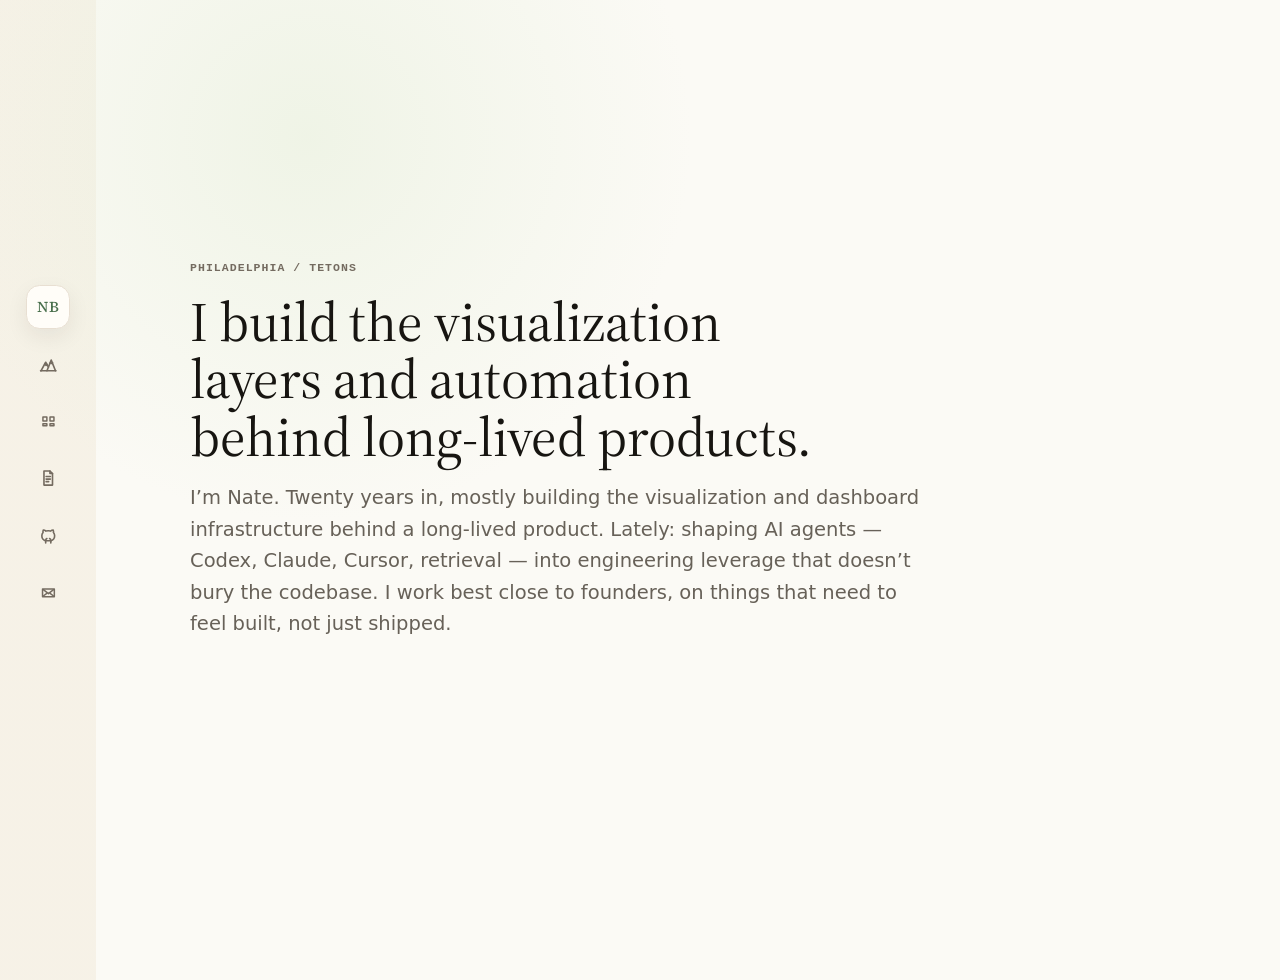
<file: index.html>
<!doctype html>
<html lang="en">
<head>
  <meta charset="utf-8">
  <meta name="viewport" content="width=device-width, initial-scale=1">
  <meta name="description" content="Nate Bowser is a senior software engineer specializing in AI automation and visualization systems for managed agents, data-heavy product software, and founder-close product work.">
  <meta property="og:title" content="Nate Bowser">
  <meta property="og:description" content="Nate Bowser is a senior software engineer specializing in AI automation and visualization systems for managed agents, data-heavy product software, and founder-close product work.">
  <meta property="og:url" content="https://natebowser.com/">
  <meta property="og:image" content="https://natebowser.com/assets/og-card.png">
  <meta property="og:image:width" content="1200">
  <meta property="og:image:height" content="630">
  <meta property="og:type" content="website">
  <meta name="twitter:card" content="summary_large_image">
  <meta name="twitter:title" content="Nate Bowser">
  <meta name="twitter:description" content="Nate Bowser is a senior software engineer specializing in AI automation and visualization systems for managed agents, data-heavy product software, and founder-close product work.">
  <meta name="twitter:image" content="https://natebowser.com/assets/og-card.png">
  <title>Nate Bowser</title>
  <link rel="canonical" href="https://natebowser.com/">
  <link rel="icon" href="/favicon.svg" type="image/svg+xml">
  <link rel="stylesheet" href="/styles.css">
  <script type="application/ld+json">
  {
    "@context": "https://schema.org",
    "@type": "ProfilePage",
    "mainEntity": {
      "@type": "Person",
      "name": "Nate Bowser",
      "alternateName": "Nathan Bowser",
      "url": "https://natebowser.com/",
      "email": "mailto:nbowser@gmail.com",
      "jobTitle": "Senior Software Engineer, AI Automation and Visualization Systems",
      "knowsAbout": [
        "Data visualization",
        "D3.js",
        "SVG",
        "Canvas",
        "Dashboard editors",
        "Spider Impact",
        "AI automation",
        "AI agents",
        "Technical training",
        "MCP",
        "JavaScript",
        "TypeScript"
      ],
      "sameAs": [
        "https://github.com/nathanbowser"
      ]
    }
  }
  </script>
</head>
<body>
  <svg class="icon-sprite" aria-hidden="true">
    <symbol id="icon-home" viewBox="0 0 24 24"><path d="M5 16.5V10l7-5 7 5v6.5" /><path d="M9 19v-6h6v6" /><path d="M7 19h10" /></symbol>
    <symbol id="icon-projects" viewBox="0 0 24 24"><path d="M5 6.5h5v5H5z" /><path d="M14 6.5h5v5h-5z" /><path d="M5 15h5v2.5H5z" /><path d="M14 15h5v2.5h-5z" /></symbol>
    <symbol id="icon-resume" viewBox="0 0 24 24"><path d="M7 3.5h7l3 3V20H7z" /><path d="M14 3.5v3h3" /><path d="M9.5 10h5" /><path d="M9.5 13h5" /><path d="M9.5 16h3" /></symbol>
    <symbol id="icon-about" viewBox="0 0 24 24"><path d="M3.5 18.5 9 8.5l3.25 5.7" /><path d="M10.5 18.5 15.5 6l5 12.5" /><path d="m7.8 10.8 1.7 1.4 1.2-1.1" /><path d="m14.4 8.8 1.4 1.2 1.3-1" /><path d="M3 18.5h18" /></symbol>
    <symbol id="icon-github" viewBox="0 0 24 24"><path d="M8.5 18.5c-2.6-.9-4-2.9-4-5.8 0-1.4.5-2.7 1.4-3.8-.2-.8-.1-1.8.3-3 1.2.1 2.2.5 3.1 1.2.9-.2 1.8-.3 2.7-.3s1.8.1 2.7.3c.9-.7 1.9-1.1 3.1-1.2.4 1.2.5 2.2.3 3 .9 1.1 1.4 2.4 1.4 3.8 0 2.9-1.4 4.9-4 5.8" /><path d="M9 21v-3c0-1 .6-1.8 1.4-2.2" /><path d="M15 21v-3c0-1-.6-1.8-1.4-2.2" /><path d="M9 18.5h6" /></symbol>
    <symbol id="icon-email" viewBox="0 0 24 24"><path d="M4.5 7.5h15v10h-15z" /><path d="m5.5 8.5 6.5 5 6.5-5" /><path d="m5.5 16.5 4.4-3.3" /><path d="m18.5 16.5-4.4-3.3" /></symbol>
  </svg>

  <aside class="rail" aria-label="Quick navigation">
    <a class="rail-mark" aria-current="page" aria-label="Home" title="NB" href="/">NB</a>
    <a aria-label="About" title="About" href="/about/"><svg aria-hidden="true"><use href="#icon-about"></use></svg></a>
    <a aria-label="Projects" title="Projects" href="/projects/"><svg aria-hidden="true"><use href="#icon-projects"></use></svg></a>
    <a aria-label="Resume" title="Resume" href="/resume/"><svg aria-hidden="true"><use href="#icon-resume"></use></svg></a>
    <a aria-label="GitHub" title="GitHub" href="https://github.com/nathanbowser"><svg aria-hidden="true"><use href="#icon-github"></use></svg></a>
    <a aria-label="Email" title="Email" href="mailto:nbowser@gmail.com"><svg aria-hidden="true"><use href="#icon-email"></use></svg></a>
  </aside>

  <header class="site-header">
    <a class="brand" href="/">Nate Bowser</a>
    <nav aria-label="Primary navigation">
      <a aria-label="About" title="About" href="/about/"><svg aria-hidden="true"><use href="#icon-about"></use></svg></a>
      <a aria-label="Projects" title="Projects" href="/projects/"><svg aria-hidden="true"><use href="#icon-projects"></use></svg></a>
      <a aria-label="Resume" title="Resume" href="/resume/"><svg aria-hidden="true"><use href="#icon-resume"></use></svg></a>
      <a aria-label="GitHub" title="GitHub" href="https://github.com/nathanbowser"><svg aria-hidden="true"><use href="#icon-github"></use></svg></a>
      <a aria-label="Email" title="Email" href="mailto:nbowser@gmail.com"><svg aria-hidden="true"><use href="#icon-email"></use></svg></a>
    </nav>
  </header>

  <main>
    <section class="home">
      <p class="kicker">Philadelphia / Tetons</p>
      <h1>I build the visualization layers and automation behind long-lived products.</h1>
      <p class="lede">I’m Nate. Twenty years in, mostly building the visualization and dashboard infrastructure behind a long-lived product. Lately: shaping AI agents — Codex, Claude, Cursor, retrieval — into engineering leverage that doesn’t bury the codebase. I work best close to founders, on things that need to feel built, not just shipped.</p>
    </section>
  </main>

  <footer class="site-footer">
    <p><a href="/about/">About</a></p>
    <p><a href="mailto:nbowser@gmail.com">nbowser@gmail.com</a></p>
  </footer>
  <!-- Cloudflare Web Analytics -->
  <script defer src="https://static.cloudflareinsights.com/beacon.min.js" data-cf-beacon='{"token": "d8d77d1602594b84b327955f184ced5c"}'></script>
  <!-- End Cloudflare Web Analytics -->
</body>
</html>
</file>
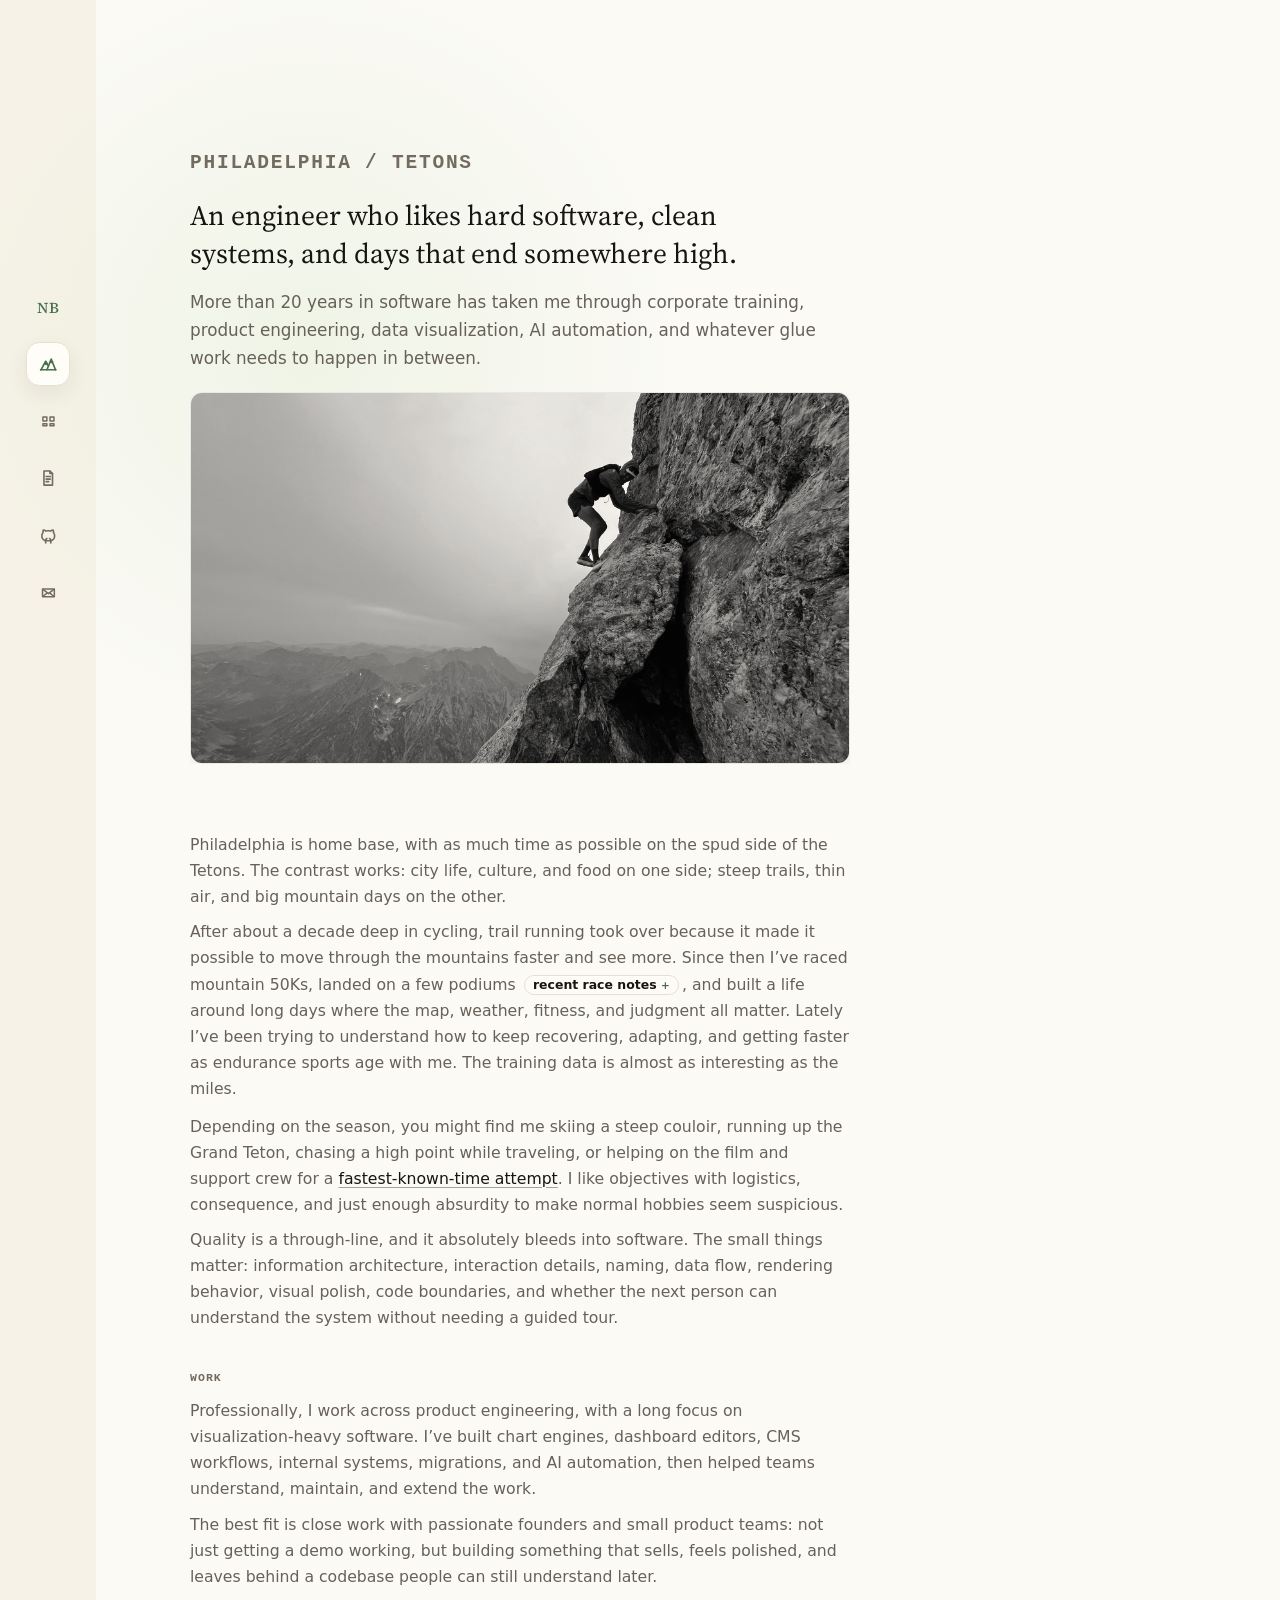
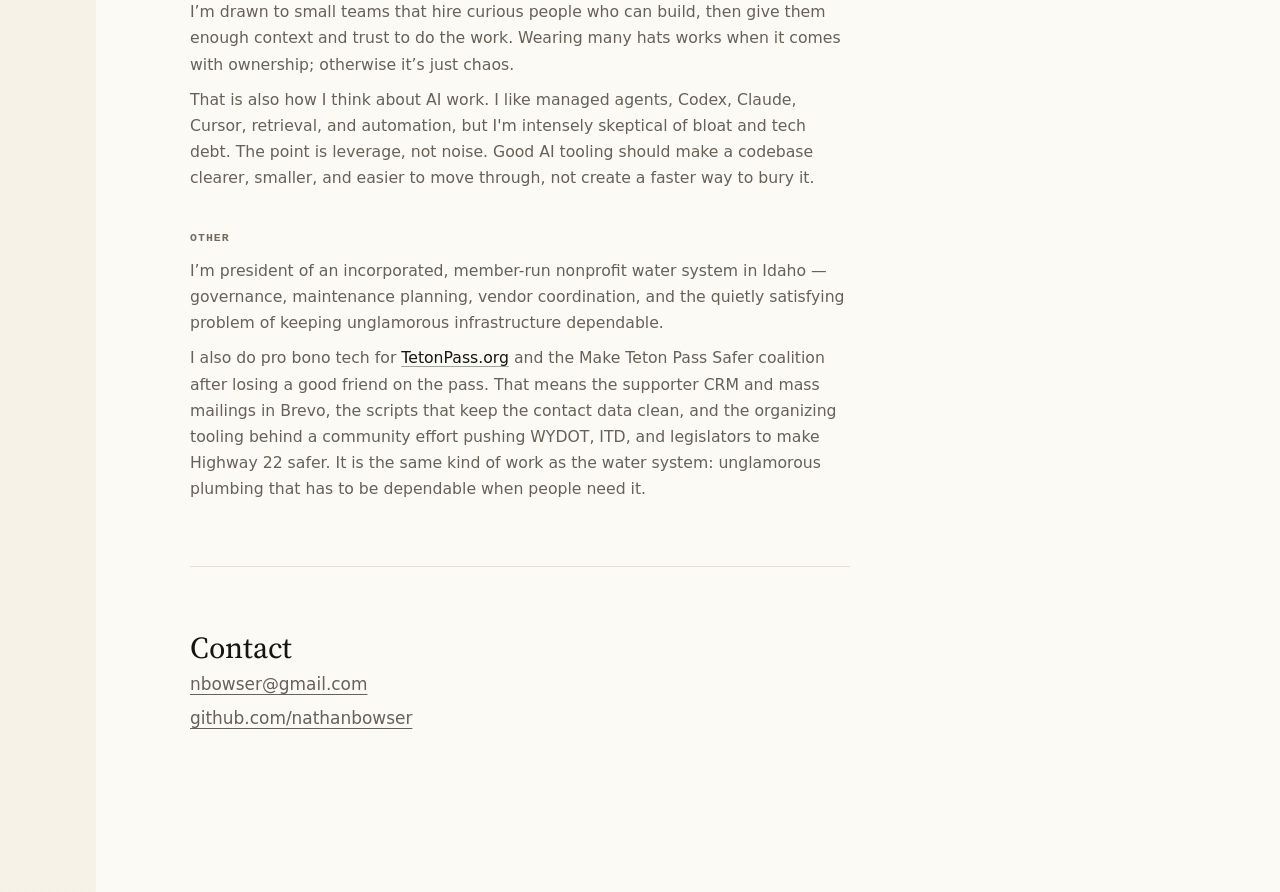
<file: about/index.html>
<!doctype html>
<html lang="en">
<head>
  <meta charset="utf-8">
  <meta name="viewport" content="width=device-width, initial-scale=1">
  <meta name="description" content="About Nate Bowser: pragmatic engineer, founder-friendly systems builder, mountain person, investor, and AI automation builder.">
  <meta property="og:title" content="About · Nate Bowser">
  <meta property="og:description" content="About Nate Bowser: pragmatic engineer, founder-friendly systems builder, mountain person, investor, and AI automation builder.">
  <meta property="og:url" content="https://natebowser.com/about/">
  <meta property="og:image" content="https://natebowser.com/assets/og-card.png">
  <meta property="og:image:width" content="1200">
  <meta property="og:image:height" content="630">
  <meta property="og:type" content="website">
  <meta name="twitter:card" content="summary_large_image">
  <meta name="twitter:title" content="About · Nate Bowser">
  <meta name="twitter:description" content="About Nate Bowser: pragmatic engineer, founder-friendly systems builder, mountain person, investor, and AI automation builder.">
  <meta name="twitter:image" content="https://natebowser.com/assets/og-card.png">
  <title>About · Nate Bowser</title>
  <link rel="canonical" href="https://natebowser.com/about/">
  <link rel="icon" href="/favicon.svg" type="image/svg+xml">
  <link rel="stylesheet" href="/styles.css">
</head>
<body>
  <svg class="icon-sprite" aria-hidden="true">
    <symbol id="icon-home" viewBox="0 0 24 24"><path d="M5 16.5V10l7-5 7 5v6.5" /><path d="M9 19v-6h6v6" /><path d="M7 19h10" /></symbol>
    <symbol id="icon-projects" viewBox="0 0 24 24"><path d="M5 6.5h5v5H5z" /><path d="M14 6.5h5v5h-5z" /><path d="M5 15h5v2.5H5z" /><path d="M14 15h5v2.5h-5z" /></symbol>
    <symbol id="icon-resume" viewBox="0 0 24 24"><path d="M7 3.5h7l3 3V20H7z" /><path d="M14 3.5v3h3" /><path d="M9.5 10h5" /><path d="M9.5 13h5" /><path d="M9.5 16h3" /></symbol>
    <symbol id="icon-about" viewBox="0 0 24 24"><path d="M3.5 18.5 9 8.5l3.25 5.7" /><path d="M10.5 18.5 15.5 6l5 12.5" /><path d="m7.8 10.8 1.7 1.4 1.2-1.1" /><path d="m14.4 8.8 1.4 1.2 1.3-1" /><path d="M3 18.5h18" /></symbol>
    <symbol id="icon-github" viewBox="0 0 24 24"><path d="M8.5 18.5c-2.6-.9-4-2.9-4-5.8 0-1.4.5-2.7 1.4-3.8-.2-.8-.1-1.8.3-3 1.2.1 2.2.5 3.1 1.2.9-.2 1.8-.3 2.7-.3s1.8.1 2.7.3c.9-.7 1.9-1.1 3.1-1.2.4 1.2.5 2.2.3 3 .9 1.1 1.4 2.4 1.4 3.8 0 2.9-1.4 4.9-4 5.8" /><path d="M9 21v-3c0-1 .6-1.8 1.4-2.2" /><path d="M15 21v-3c0-1-.6-1.8-1.4-2.2" /><path d="M9 18.5h6" /></symbol>
    <symbol id="icon-email" viewBox="0 0 24 24"><path d="M4.5 7.5h15v10h-15z" /><path d="m5.5 8.5 6.5 5 6.5-5" /><path d="m5.5 16.5 4.4-3.3" /><path d="m18.5 16.5-4.4-3.3" /></symbol>
  </svg>

  <aside class="rail" aria-label="Quick navigation">
    <a class="rail-mark" aria-label="Home" title="NB" href="/">NB</a>
    <a aria-current="page" aria-label="About" title="About" href="/about/"><svg aria-hidden="true"><use href="#icon-about"></use></svg></a>
    <a aria-label="Projects" title="Projects" href="/projects/"><svg aria-hidden="true"><use href="#icon-projects"></use></svg></a>
    <a aria-label="Resume" title="Resume" href="/resume/"><svg aria-hidden="true"><use href="#icon-resume"></use></svg></a>
    <a aria-label="GitHub" title="GitHub" href="https://github.com/nathanbowser"><svg aria-hidden="true"><use href="#icon-github"></use></svg></a>
    <a aria-label="Email" title="Email" href="mailto:nbowser@gmail.com"><svg aria-hidden="true"><use href="#icon-email"></use></svg></a>
  </aside>

  <header class="site-header">
    <a class="brand" href="/">Nate Bowser</a>
    <nav aria-label="Primary navigation">
      <a aria-current="page" aria-label="About" title="About" href="/about/"><svg aria-hidden="true"><use href="#icon-about"></use></svg></a>
      <a aria-label="Projects" title="Projects" href="/projects/"><svg aria-hidden="true"><use href="#icon-projects"></use></svg></a>
      <a aria-label="Resume" title="Resume" href="/resume/"><svg aria-hidden="true"><use href="#icon-resume"></use></svg></a>
      <a aria-label="GitHub" title="GitHub" href="https://github.com/nathanbowser"><svg aria-hidden="true"><use href="#icon-github"></use></svg></a>
      <a aria-label="Email" title="Email" href="mailto:nbowser@gmail.com"><svg aria-hidden="true"><use href="#icon-email"></use></svg></a>
    </nav>
  </header>

  <main>
    <section class="page-intro about-intro">
      <p class="kicker">Philadelphia / Tetons</p>
      <h1 class="about-headline">An engineer who likes hard software, clean systems, and days that end somewhere high.</h1>
      <p>More than 20 years in software has taken me through corporate training, product engineering, data visualization, AI automation, and whatever glue work needs to happen in between.</p>
      <figure class="intro-snapshot">
        <img src="/assets/about-mountain.jpg" width="1024" height="768" alt="Nate Bowser scrambling on steep Teton rock above a broad mountain valley." loading="eager" decoding="async">
      </figure>
    </section>

    <section class="section narrow about-essay">
      <p>Philadelphia is home base, with as much time as possible on the spud side of the Tetons. The contrast works: city life, culture, and food on one side; steep trails, thin air, and big mountain days on the other.</p>
      <p>After about a decade deep in cycling, trail running took over because it made it possible to move through the mountains faster and see more. Since then I’ve raced mountain 50Ks, landed on a few podiums <button class="note-trigger" popovertarget="race-notes" type="button">recent race notes</button>, and built a life around long days where the map, weather, fitness, and judgment all matter. Lately I’ve been trying to understand how to keep recovering, adapting, and getting faster as endurance sports age with me. The training data is almost as interesting as the miles.</p>
      <div id="race-notes" class="note-window" popover>
        <ol>
          <li><span>2023</span><a href="https://fastestknowntime.com/route/darby-canyon-headwaters-traverse">Darby Canyon Headwaters Traverse</a><strong>FKT</strong></li>
          <li><span>2024</span><a href="https://runtherut.com/">The Rut 50K</a><strong>3rd AG</strong></li>
          <li><span>2025</span><a href="https://runsignup.com/Race/PA/Philadelphia/PhiladelphiaTrailMarathon">Philadelphia Trail Half Marathon</a><strong>1st OA</strong></li>
          <li><span>2025</span><a href="https://runsignup.com/Race/WY/Alta/GrandTargheeWildflowerRun">Wildflower 50K</a><strong>3rd OA</strong></li>
          <li><span>2025</span><a href="https://runtherut.com/">The Rut 50K</a><strong>3rd AG</strong></li>
          <li><span>2026</span><a href="https://rothrock.utmb.world/">Rothrock 50K</a><strong>2nd AG / 17th OA</strong></li>
          <li><span>2026</span><a href="https://speedgoat.utmb.world/">Speedgoat 50K</a><strong>2nd AG / 34th OA</strong></li>
          <li><span>2026</span><a href="https://runsignup.com/Race/WY/Alta/GrandTargheeWildflowerRun">Wildflower 28K</a><strong>3rd OA</strong></li>
        </ol>
      </div>
      <p>Depending on the season, you might find me skiing a steep couloir, running up the Grand Teton, chasing a high point while traveling, or helping on the film and support crew for a <a href="https://racinggrandteton.com/">fastest-known-time attempt</a>. I like objectives with logistics, consequence, and just enough absurdity to make normal hobbies seem suspicious.</p>
      <p>Quality is a through-line, and it absolutely bleeds into software. The small things matter: information architecture, interaction details, naming, data flow, rendering behavior, visual polish, code boundaries, and whether the next person can understand the system without needing a guided tour.</p>
      <h2>Work</h2>
      <p>Professionally, I work across product engineering, with a long focus on visualization-heavy software. I’ve built chart engines, dashboard editors, CMS workflows, internal systems, migrations, and AI automation, then helped teams understand, maintain, and extend the work.</p>
      <p>The best fit is close work with passionate founders and small product teams: not just getting a demo working, but building something that sells, feels polished, and leaves behind a codebase people can still understand later.</p>
      <p>I’m drawn to small teams that hire curious people who can build, then give them enough context and trust to do the work. Wearing many hats works when it comes with ownership; otherwise it’s just chaos.</p>
      <p>That is also how I think about AI work. I like managed agents, Codex, Claude, Cursor, retrieval, and automation, but I'm intensely skeptical of bloat and tech debt. The point is leverage, not noise. Good AI tooling should make a codebase clearer, smaller, and easier to move through, not create a faster way to bury it.</p>
      <h2>Other</h2>
      <p>I’m president of an incorporated, member-run nonprofit water system in Idaho — governance, maintenance planning, vendor coordination, and the quietly satisfying problem of keeping unglamorous infrastructure dependable.</p>
      <p>I also do pro bono tech for <a href="https://tetonpass.org/highway-safety.html">TetonPass.org</a> and the Make Teton Pass Safer coalition after losing a good friend on the pass. That means the supporter CRM and mass mailings in Brevo, the scripts that keep the contact data clean, and the organizing tooling behind a community effort pushing WYDOT, ITD, and legislators to make Highway 22 safer. It is the same kind of work as the water system: unglamorous plumbing that has to be dependable when people need it.</p>
    </section>

    <section class="section narrow">
      <h2>Contact</h2>
      <p class="contact-line"><a href="mailto:nbowser@gmail.com">nbowser@gmail.com</a></p>
      <p class="contact-line"><a href="https://github.com/nathanbowser">github.com/nathanbowser</a></p>
    </section>
  </main>

  <footer class="site-footer">
    <p><a href="/projects/">Projects</a></p>
    <p><a href="mailto:nbowser@gmail.com">nbowser@gmail.com</a></p>
  </footer>
  <!-- Cloudflare Web Analytics -->
  <script defer src="https://static.cloudflareinsights.com/beacon.min.js" data-cf-beacon='{"token": "d8d77d1602594b84b327955f184ced5c"}'></script>
  <!-- End Cloudflare Web Analytics -->
</body>
</html>
</file>
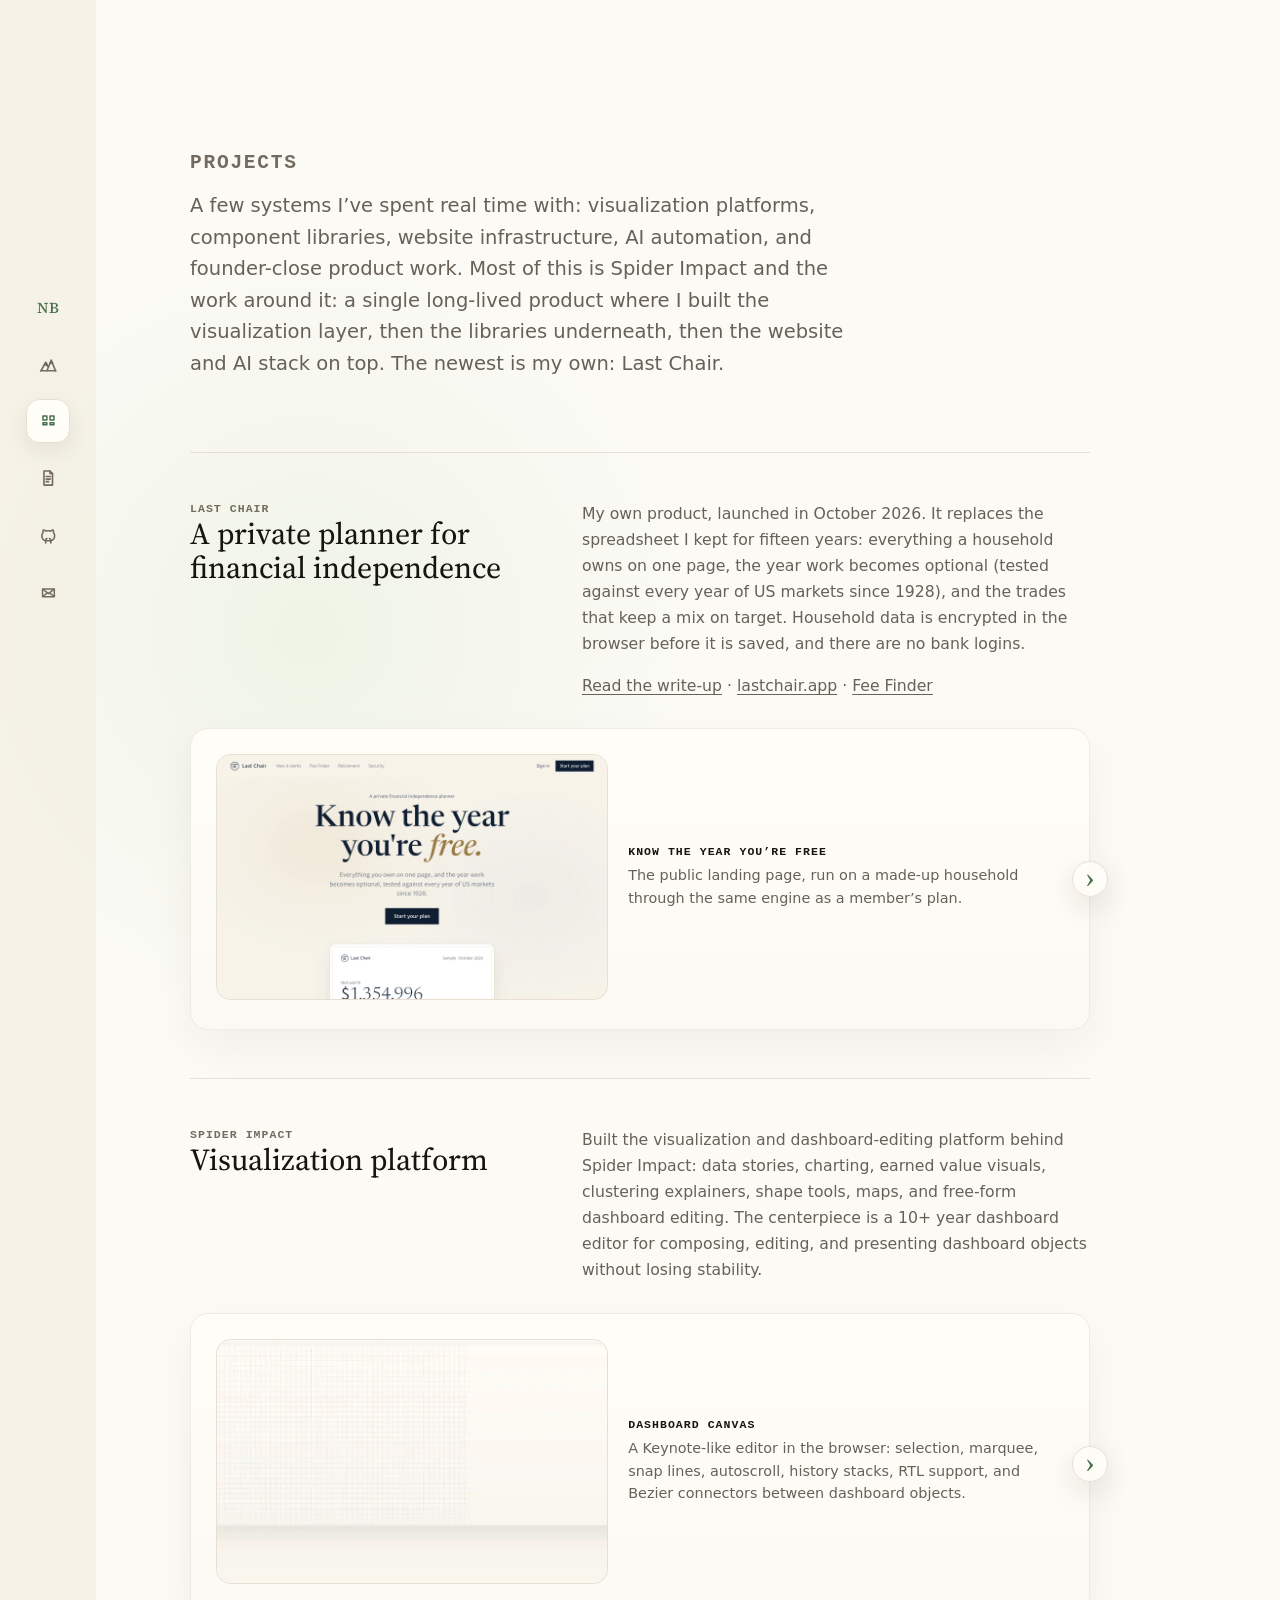
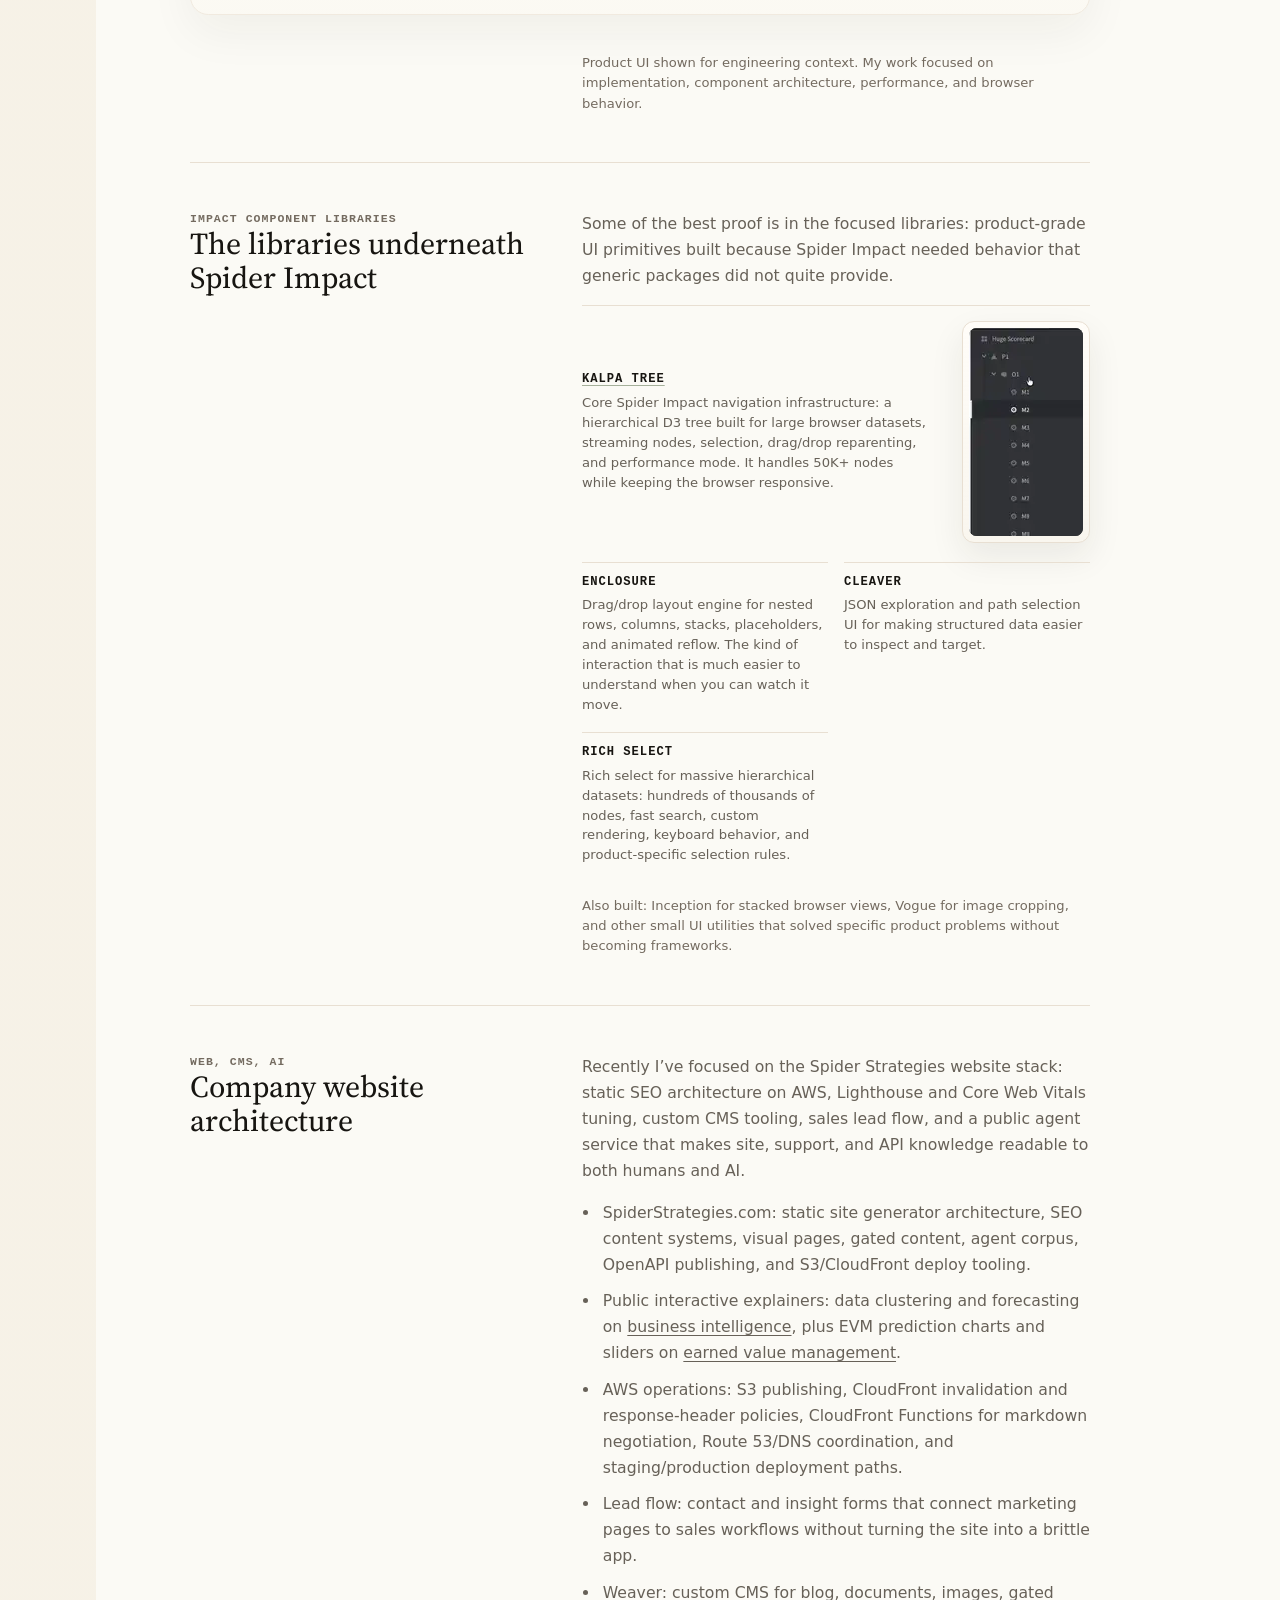
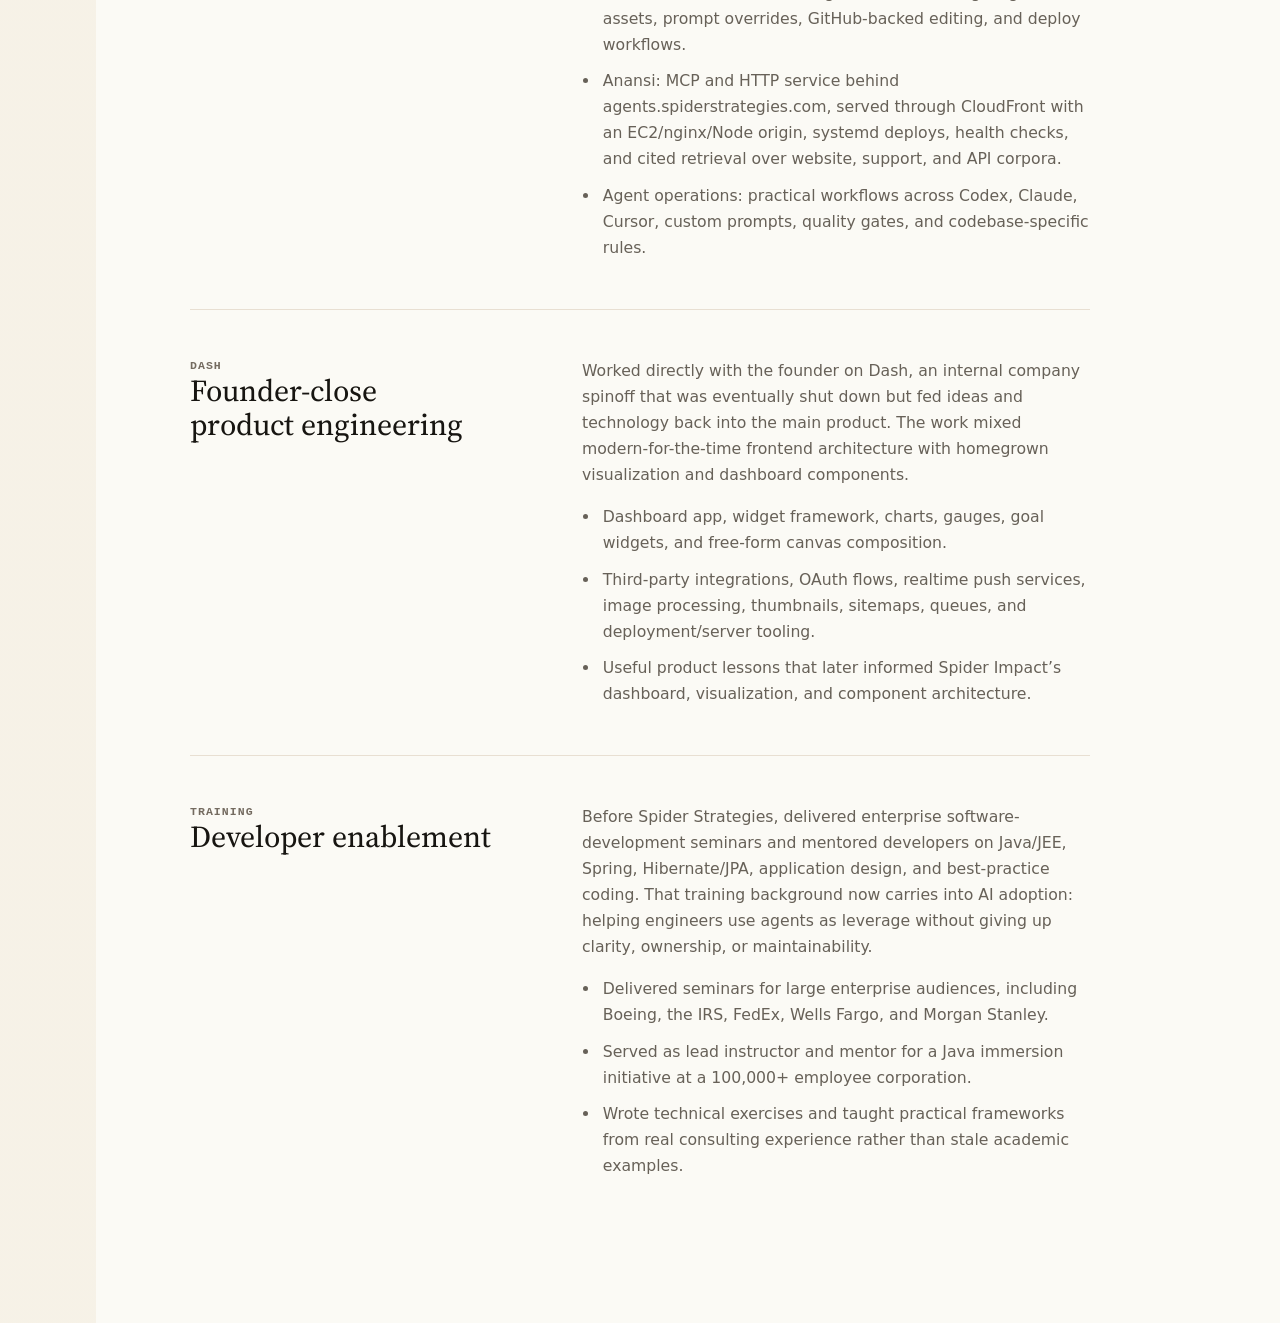
<file: projects/index.html>
<!doctype html>
<html lang="en">
<head>
  <meta charset="utf-8">
  <meta name="viewport" content="width=device-width, initial-scale=1">
  <meta name="description" content="Projects by Nate Bowser: Last Chair, a private financial independence planner; the Spider Impact visualization platform, Kalpa Tree and other component libraries, the Spider Strategies website and Anansi agent stack, Dash, and developer enablement.">
  <meta property="og:title" content="Projects · Nate Bowser">
  <meta property="og:description" content="Projects by Nate Bowser: Last Chair, a private financial independence planner; the Spider Impact visualization platform, Kalpa Tree and other component libraries, the Spider Strategies website and Anansi agent stack, Dash, and developer enablement.">
  <meta property="og:url" content="https://natebowser.com/projects/">
  <meta property="og:image" content="https://natebowser.com/assets/og-card.png">
  <meta property="og:image:width" content="1200">
  <meta property="og:image:height" content="630">
  <meta property="og:type" content="website">
  <meta name="twitter:card" content="summary_large_image">
  <meta name="twitter:title" content="Projects · Nate Bowser">
  <meta name="twitter:description" content="Projects by Nate Bowser: Last Chair, a private financial independence planner; the Spider Impact visualization platform, Kalpa Tree and other component libraries, the Spider Strategies website and Anansi agent stack, Dash, and developer enablement.">
  <meta name="twitter:image" content="https://natebowser.com/assets/og-card.png">
  <title>Projects · Nate Bowser</title>
  <link rel="canonical" href="https://natebowser.com/projects/">
  <link rel="icon" href="/favicon.svg" type="image/svg+xml">
  <link rel="stylesheet" href="/styles.css">
</head>
<body>
  <svg class="icon-sprite" aria-hidden="true">
    <symbol id="icon-home" viewBox="0 0 24 24"><path d="M5 16.5V10l7-5 7 5v6.5" /><path d="M9 19v-6h6v6" /><path d="M7 19h10" /></symbol>
    <symbol id="icon-projects" viewBox="0 0 24 24"><path d="M5 6.5h5v5H5z" /><path d="M14 6.5h5v5h-5z" /><path d="M5 15h5v2.5H5z" /><path d="M14 15h5v2.5h-5z" /></symbol>
    <symbol id="icon-resume" viewBox="0 0 24 24"><path d="M7 3.5h7l3 3V20H7z" /><path d="M14 3.5v3h3" /><path d="M9.5 10h5" /><path d="M9.5 13h5" /><path d="M9.5 16h3" /></symbol>
    <symbol id="icon-about" viewBox="0 0 24 24"><path d="M3.5 18.5 9 8.5l3.25 5.7" /><path d="M10.5 18.5 15.5 6l5 12.5" /><path d="m7.8 10.8 1.7 1.4 1.2-1.1" /><path d="m14.4 8.8 1.4 1.2 1.3-1" /><path d="M3 18.5h18" /></symbol>
    <symbol id="icon-github" viewBox="0 0 24 24"><path d="M8.5 18.5c-2.6-.9-4-2.9-4-5.8 0-1.4.5-2.7 1.4-3.8-.2-.8-.1-1.8.3-3 1.2.1 2.2.5 3.1 1.2.9-.2 1.8-.3 2.7-.3s1.8.1 2.7.3c.9-.7 1.9-1.1 3.1-1.2.4 1.2.5 2.2.3 3 .9 1.1 1.4 2.4 1.4 3.8 0 2.9-1.4 4.9-4 5.8" /><path d="M9 21v-3c0-1 .6-1.8 1.4-2.2" /><path d="M15 21v-3c0-1-.6-1.8-1.4-2.2" /><path d="M9 18.5h6" /></symbol>
    <symbol id="icon-email" viewBox="0 0 24 24"><path d="M4.5 7.5h15v10h-15z" /><path d="m5.5 8.5 6.5 5 6.5-5" /><path d="m5.5 16.5 4.4-3.3" /><path d="m18.5 16.5-4.4-3.3" /></symbol>
  </svg>

  <aside class="rail" aria-label="Quick navigation">
    <a class="rail-mark" aria-label="Home" title="NB" href="/">NB</a>
    <a aria-label="About" title="About" href="/about/"><svg aria-hidden="true"><use href="#icon-about"></use></svg></a>
    <a aria-current="page" aria-label="Projects" title="Projects" href="/projects/"><svg aria-hidden="true"><use href="#icon-projects"></use></svg></a>
    <a aria-label="Resume" title="Resume" href="/resume/"><svg aria-hidden="true"><use href="#icon-resume"></use></svg></a>
    <a aria-label="GitHub" title="GitHub" href="https://github.com/nathanbowser"><svg aria-hidden="true"><use href="#icon-github"></use></svg></a>
    <a aria-label="Email" title="Email" href="mailto:nbowser@gmail.com"><svg aria-hidden="true"><use href="#icon-email"></use></svg></a>
  </aside>

  <header class="site-header">
    <a class="brand" href="/">Nate Bowser</a>
    <nav aria-label="Primary navigation">
      <a aria-label="About" title="About" href="/about/"><svg aria-hidden="true"><use href="#icon-about"></use></svg></a>
      <a aria-current="page" aria-label="Projects" title="Projects" href="/projects/"><svg aria-hidden="true"><use href="#icon-projects"></use></svg></a>
      <a aria-label="Resume" title="Resume" href="/resume/"><svg aria-hidden="true"><use href="#icon-resume"></use></svg></a>
      <a aria-label="GitHub" title="GitHub" href="https://github.com/nathanbowser"><svg aria-hidden="true"><use href="#icon-github"></use></svg></a>
      <a aria-label="Email" title="Email" href="mailto:nbowser@gmail.com"><svg aria-hidden="true"><use href="#icon-email"></use></svg></a>
    </nav>
  </header>

  <main>
    <section class="page-intro">
      <p class="kicker">Projects</p>
      <h1 class="visually-hidden">Projects</h1>
      <p>A few systems I’ve spent real time with: visualization platforms, component libraries, website infrastructure, AI automation, and founder-close product work. Most of this is Spider Impact and the work around it: a single long-lived product where I built the visualization layer, then the libraries underneath, then the website and AI stack on top. The newest is my own: Last Chair.</p>
    </section>

    <section id="last-chair" class="work-item feature-work">
      <div>
        <p class="kicker">Last Chair</p>
        <h2>A private planner for financial independence</h2>
      </div>
      <div class="work-copy">
        <p>My own product, launched in October 2026. It replaces the spreadsheet I kept for fifteen years: everything a household owns on one page, the year work becomes optional (tested against every year of US markets since 1928), and the trades that keep a mix on target. Household data is encrypted in the browser before it is saved, and there are no bank logins.</p>
        <p class="work-links"><a href="/projects/last-chair/">Read the write-up</a> · <a href="https://lastchair.app">lastchair.app</a> · <a href="https://lastchair.app/fees">Fee Finder</a></p>
      </div>
        <div class="component-reel-wrap">
          <button class="reel-button reel-button-prev" type="button" aria-label="Previous Last Chair example" hidden>
            <span aria-hidden="true">‹</span>
          </button>
          <div class="component-reel" aria-label="Last Chair examples">
            <figure>
              <div class="component-preview component-animation-preview" aria-hidden="true">
                <img src="/assets/last-chair-landing.webp" alt="" loading="eager" decoding="async">
              </div>
              <figcaption><span>Know the year you’re free</span>The public landing page, run on a made-up household through the same engine as a member’s plan.</figcaption>
            </figure>
            <figure>
              <div class="component-preview component-animation-preview" aria-hidden="true">
                <img data-src="/assets/last-chair-plan.webp" alt="" loading="lazy" decoding="async">
              </div>
              <figcaption><span>The whole plan</span>Net worth across every account, coin and home, and the year work becomes optional, in today’s dollars.</figcaption>
            </figure>
            <figure>
              <div class="component-preview component-animation-preview" aria-hidden="true">
                <img data-src="/assets/last-chair-history.webp" alt="" loading="lazy" decoding="async">
              </div>
              <figcaption><span>Tested since 1928</span>The plan replayed from every start year of US markets since 1928, drawn by hand in SVG with D3.</figcaption>
            </figure>
            <figure>
              <div class="component-preview component-animation-preview" aria-hidden="true">
                <img data-src="/assets/last-chair-fees.webp" alt="" loading="lazy" decoding="async">
              </div>
              <figcaption><span>Fee Finder</span>A free page, no account: what your funds’ fees cost a year and by the age you’d like to stop, against low-cost twins of the same funds.</figcaption>
            </figure>
          </div>
          <button class="reel-button reel-button-next" type="button" aria-label="Next Last Chair example">
            <span aria-hidden="true">›</span>
          </button>
        </div>
    </section>

    <section id="impact-visualization" class="work-item feature-work">
      <div>
        <p class="kicker">Spider Impact</p>
        <h2>Visualization platform</h2>
      </div>
      <div class="work-copy">
        <p>Built the visualization and dashboard-editing platform behind Spider Impact: data stories, charting, earned value visuals, clustering explainers, shape tools, maps, and free-form dashboard editing. The centerpiece is a 10+ year dashboard editor for composing, editing, and presenting dashboard objects without losing stability.</p>
      </div>
        <div class="component-reel-wrap">
          <button class="reel-button reel-button-prev" type="button" aria-label="Previous visualization example" hidden>
            <span aria-hidden="true">‹</span>
          </button>
          <div class="component-reel" aria-label="Visualization component examples">
            <figure>
              <div class="component-preview component-animation-preview" aria-hidden="true">
                <img src="/assets/canvas-demo.webp?v=20260523orig" alt="" loading="eager" decoding="async">
              </div>
              <figcaption><span>Dashboard canvas</span>A Keynote-like editor in the browser: selection, marquee, snap lines, autoscroll, history stacks, RTL support, and Bezier connectors between dashboard objects.</figcaption>
            </figure>
            <figure>
              <div class="component-preview component-animation-preview" aria-hidden="true">
                <img data-src="/assets/shapes-demo.webp?v=20260523orig" alt="" loading="lazy" decoding="async">
              </div>
              <figcaption><span>SVG shapes</span>A 40+ shape SVG library with fully customizable fills, strokes, handles, and labels; Keynote-like manipulation, built for the browser.</figcaption>
            </figure>
            <figure>
              <div class="component-preview component-animation-preview component-animation-contain" aria-hidden="true">
                <img data-src="/assets/chart-demo.webp?v=20260523orig" alt="" loading="lazy" decoding="async">
              </div>
              <figcaption><span>Chart engine</span>A reusable chart library with animated transitions, forecasting, labels, legends, axes, palettes, exports, and many chart types: bar, line, area, polar, treemap, map, timeline, funnel, pyramid, regression, waffle, and wafflegrid.</figcaption>
            </figure>
            <figure>
              <div class="component-preview component-animation-preview component-animation-contain" aria-hidden="true">
                <img data-src="/assets/evm-demo.webp?v=20260523orig" alt="" loading="lazy" decoding="async">
              </div>
              <figcaption><span>EVM interactives</span>Earned value forecasting with sliders for work completed and money spent, showing projected schedule and budget outcomes as the assumptions move.</figcaption>
            </figure>
            <figure>
              <div class="component-preview component-animation-preview" aria-hidden="true">
                <img data-src="/assets/maps-demo.webp?v=20260523orig" alt="" loading="lazy" decoding="async">
              </div>
              <figcaption><span>Maps</span>D3 map components with projections, pan/zoom interaction, filled regions, bubbles, spikes, clustering, and dashboard-safe rendering.</figcaption>
            </figure>
            <figure>
              <div class="component-preview component-animation-preview component-animation-contain" aria-hidden="true">
                <img data-src="/assets/clustering-demo.webp?v=20260523orig" alt="" loading="lazy" decoding="async">
              </div>
              <figcaption><span>Data clustering</span>A k-means-style clustering explainer that groups records by mathematical distance, turning scattered customer data into segments people can act on.</figcaption>
            </figure>
          </div>
          <button class="reel-button reel-button-next" type="button" aria-label="Next visualization example">
            <span aria-hidden="true">›</span>
          </button>
        </div>
        <p class="quiet-note product-context">Product UI shown for engineering context. My work focused on implementation, component architecture, performance, and browser behavior.</p>
    </section>

    <section id="component-libraries" class="work-item">
      <div>
        <p class="kicker">Impact component libraries</p>
        <h2>The libraries underneath Spider Impact</h2>
      </div>
      <div class="work-copy">
        <p>Some of the best proof is in the focused libraries: product-grade UI primitives built because Spider Impact needed behavior that generic packages did not quite provide.</p>
        <div class="library-grid" aria-label="Component library examples">
          <article class="library-feature">
            <div>
              <h3><a href="https://github.com/SpiderStrategies/kalpa-tree">Kalpa Tree</a></h3>
              <p>Core Spider Impact navigation infrastructure: a hierarchical D3 tree built for large browser datasets, streaming nodes, selection, drag/drop reparenting, and performance mode. It handles 50K+ nodes while keeping the browser responsive.</p>
            </div>
            <div class="library-demo" aria-label="Kalpa Tree interface demo">
              <img src="/assets/kalpa-tree-demo.webp" width="128" height="208" alt="" loading="lazy" decoding="async">
            </div>
          </article>
          <article>
            <h3>Enclosure</h3>
            <p>Drag/drop layout engine for nested rows, columns, stacks, placeholders, and animated reflow. The kind of interaction that is much easier to understand when you can watch it move.</p>
          </article>
          <article>
            <h3>Cleaver</h3>
            <p>JSON exploration and path selection UI for making structured data easier to inspect and target.</p>
          </article>
          <article>
            <h3>Rich Select</h3>
            <p>Rich select for massive hierarchical datasets: hundreds of thousands of nodes, fast search, custom rendering, keyboard behavior, and product-specific selection rules.</p>
          </article>
        </div>
        <p class="quiet-note">Also built: Inception for stacked browser views, Vogue for image cropping, and other small UI utilities that solved specific product problems without becoming frameworks.</p>
      </div>
    </section>

    <section id="web-ai" class="work-item">
      <div>
        <p class="kicker">Web, CMS, AI</p>
        <h2>Company website architecture</h2>
      </div>
      <div class="work-copy">
        <p>Recently I’ve focused on the Spider Strategies website stack: static SEO architecture on AWS, Lighthouse and Core Web Vitals tuning, custom CMS tooling, sales lead flow, and a public agent service that makes site, support, and API knowledge readable to both humans and AI.</p>
        <ul class="plain-list">
          <li>SpiderStrategies.com: static site generator architecture, SEO content systems, visual pages, gated content, agent corpus, OpenAPI publishing, and S3/CloudFront deploy tooling.</li>
          <li>Public interactive explainers: data clustering and forecasting on <a href="https://www.spiderstrategies.com/business-intelligence/">business intelligence</a>, plus EVM prediction charts and sliders on <a href="https://www.spiderstrategies.com/earned-value-management/">earned value management</a>.</li>
          <li>AWS operations: S3 publishing, CloudFront invalidation and response-header policies, CloudFront Functions for markdown negotiation, Route 53/DNS coordination, and staging/production deployment paths.</li>
          <li>Lead flow: contact and insight forms that connect marketing pages to sales workflows without turning the site into a brittle app.</li>
          <li>Weaver: custom CMS for blog, documents, images, gated assets, prompt overrides, GitHub-backed editing, and deploy workflows.</li>
          <li>Anansi: MCP and HTTP service behind agents.spiderstrategies.com, served through CloudFront with an EC2/nginx/Node origin, systemd deploys, health checks, and cited retrieval over website, support, and API corpora.</li>
          <li>Agent operations: practical workflows across Codex, Claude, Cursor, custom prompts, quality gates, and codebase-specific rules.</li>
        </ul>
      </div>
    </section>

    <section id="dash" class="work-item">
      <div>
        <p class="kicker">Dash</p>
        <h2>Founder-close product engineering</h2>
      </div>
      <div class="work-copy">
        <p>Worked directly with the founder on Dash, an internal company spinoff that was eventually shut down but fed ideas and technology back into the main product. The work mixed modern-for-the-time frontend architecture with homegrown visualization and dashboard components.</p>
        <ul class="plain-list">
          <li>Dashboard app, widget framework, charts, gauges, goal widgets, and free-form canvas composition.</li>
          <li>Third-party integrations, OAuth flows, realtime push services, image processing, thumbnails, sitemaps, queues, and deployment/server tooling.</li>
          <li>Useful product lessons that later informed Spider Impact’s dashboard, visualization, and component architecture.</li>
        </ul>
      </div>
    </section>

    <section id="training" class="work-item">
      <div>
        <p class="kicker">Training</p>
        <h2>Developer enablement</h2>
      </div>
      <div class="work-copy">
        <p>Before Spider Strategies, delivered enterprise software-development seminars and mentored developers on Java/JEE, Spring, Hibernate/JPA, application design, and best-practice coding. That training background now carries into AI adoption: helping engineers use agents as leverage without giving up clarity, ownership, or maintainability.</p>
        <ul class="plain-list">
          <li>Delivered seminars for large enterprise audiences, including Boeing, the IRS, FedEx, Wells Fargo, and Morgan Stanley.</li>
          <li>Served as lead instructor and mentor for a Java immersion initiative at a 100,000+ employee corporation.</li>
          <li>Wrote technical exercises and taught practical frameworks from real consulting experience rather than stale academic examples.</li>
        </ul>
      </div>
    </section>
  </main>

  <footer class="site-footer">
    <p><a href="/resume/">Resume</a></p>
    <p><a href="mailto:nbowser@gmail.com">nbowser@gmail.com</a></p>
  </footer>
  <script>
    document.querySelectorAll(".component-reel-wrap").forEach((wrap) => {
      const reel = wrap.querySelector(".component-reel");
      const previous = wrap.querySelector(".reel-button-prev");
      const next = wrap.querySelector(".reel-button-next");
      const figures = Array.from(reel.querySelectorAll("figure"));

      const loadImage = (image) => {
        if (!image || !image.dataset.src) {
          return;
        }

        image.src = image.dataset.src;
        image.removeAttribute("data-src");
      };

      const loadFigure = (figure) => {
        loadImage(figure?.querySelector("img[data-src]"));
      };

      const currentIndex = () => Math.round(reel.scrollLeft / reel.clientWidth);

      const loadNearby = (index) => {
        [index - 1, index, index + 1].forEach((nearbyIndex) => {
          if (nearbyIndex >= 0 && nearbyIndex < figures.length) {
            loadFigure(figures[nearbyIndex]);
          }
        });
      };

      const observer = "IntersectionObserver" in window
        ? new IntersectionObserver((entries) => {
            entries.forEach((entry) => {
              if (entry.isIntersecting) {
                loadFigure(entry.target);
                observer.unobserve(entry.target);
              }
            });
          }, {
            root: reel,
            rootMargin: "0px",
            threshold: 0.01
          })
        : null;

      if (observer) {
        figures.forEach((figure) => observer.observe(figure));
      } else {
        figures.forEach(loadFigure);
      }

      const updateButtons = () => {
        const max = reel.scrollWidth - reel.clientWidth;
        previous.hidden = reel.scrollLeft <= 2;
        next.hidden = reel.scrollLeft >= max - 2;
        loadNearby(currentIndex());
      };

      const slide = (direction) => {
        const targetIndex = Math.max(0, Math.min(figures.length - 1, currentIndex() + direction));
        loadNearby(targetIndex);
        reel.scrollBy({
          left: direction * reel.clientWidth,
          behavior: "smooth"
        });
      };

      previous.addEventListener("click", () => slide(-1));
      next.addEventListener("click", () => slide(1));
      reel.addEventListener("scroll", updateButtons, { passive: true });
      window.addEventListener("resize", updateButtons);
      updateButtons();
    });
  </script>
  <!-- Cloudflare Web Analytics -->
  <script defer src="https://static.cloudflareinsights.com/beacon.min.js" data-cf-beacon='{"token": "d8d77d1602594b84b327955f184ced5c"}'></script>
  <!-- End Cloudflare Web Analytics -->
</body>
</html>
</file>
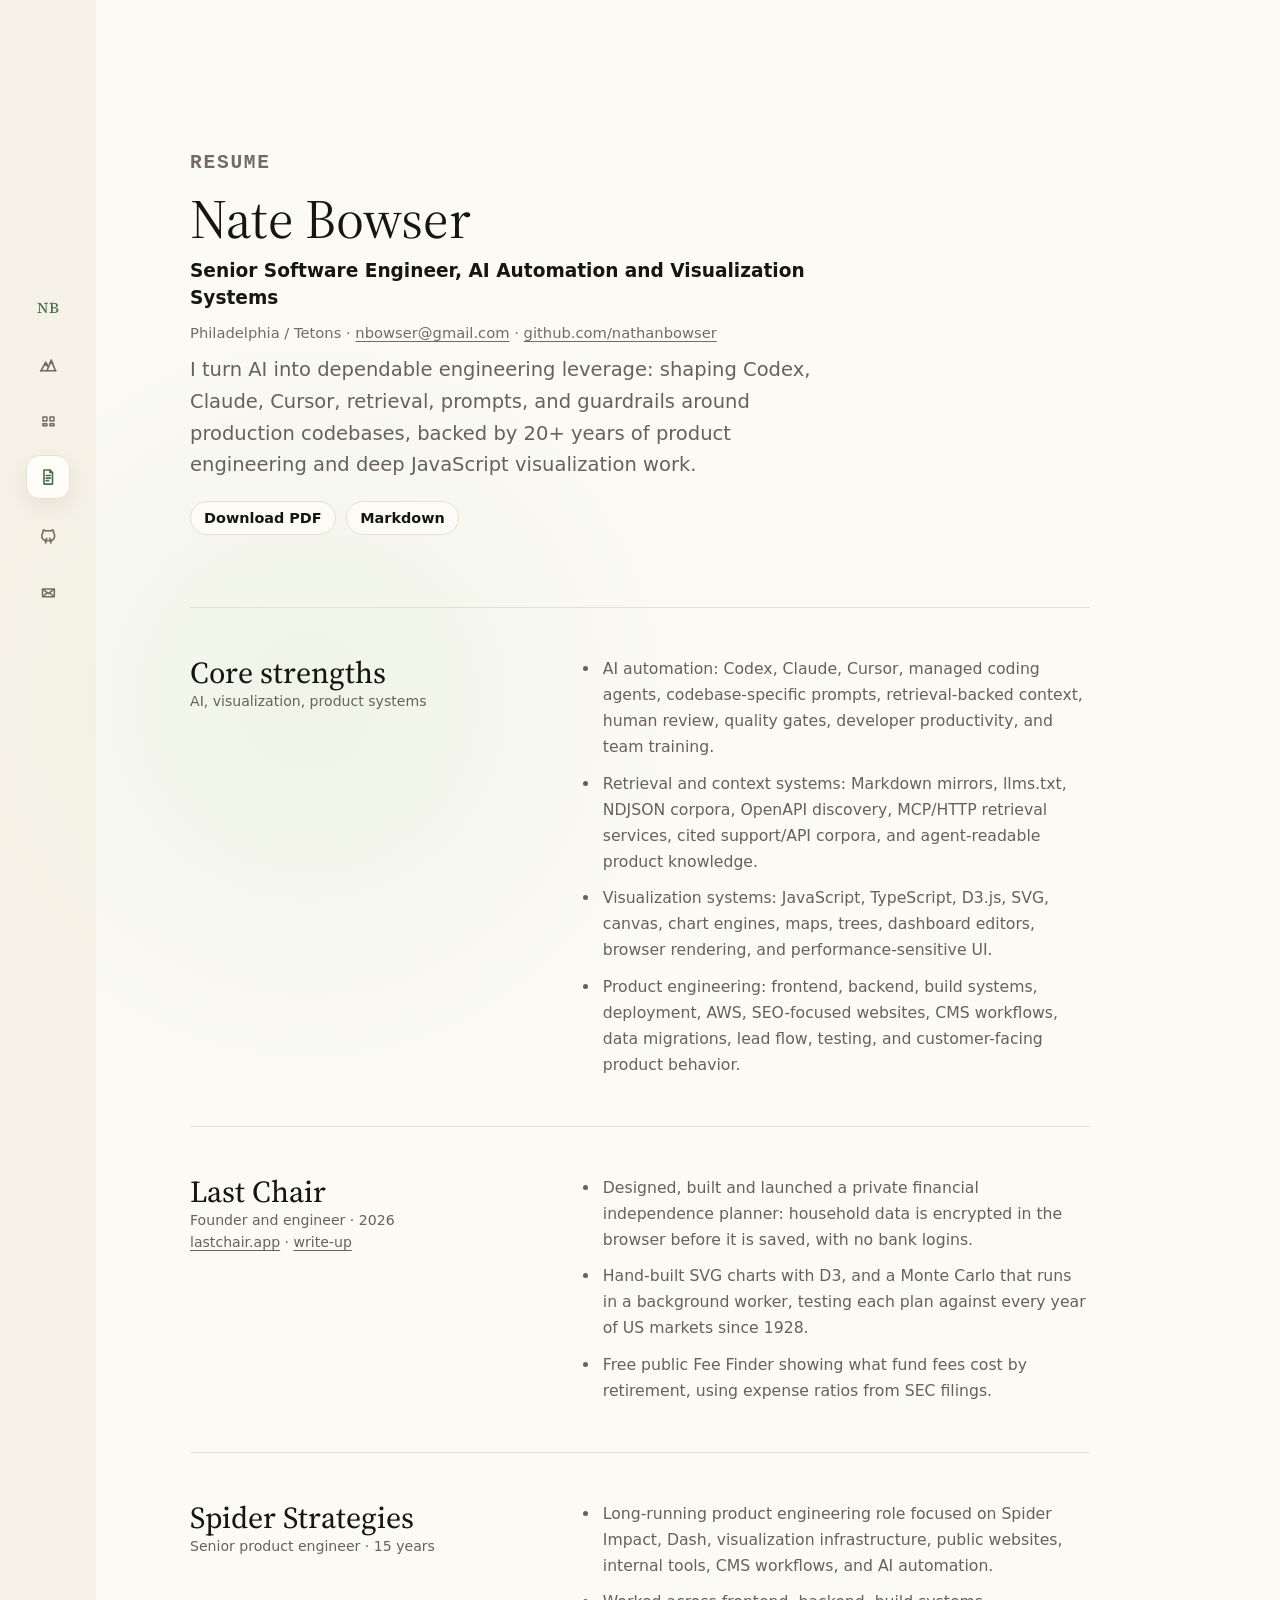
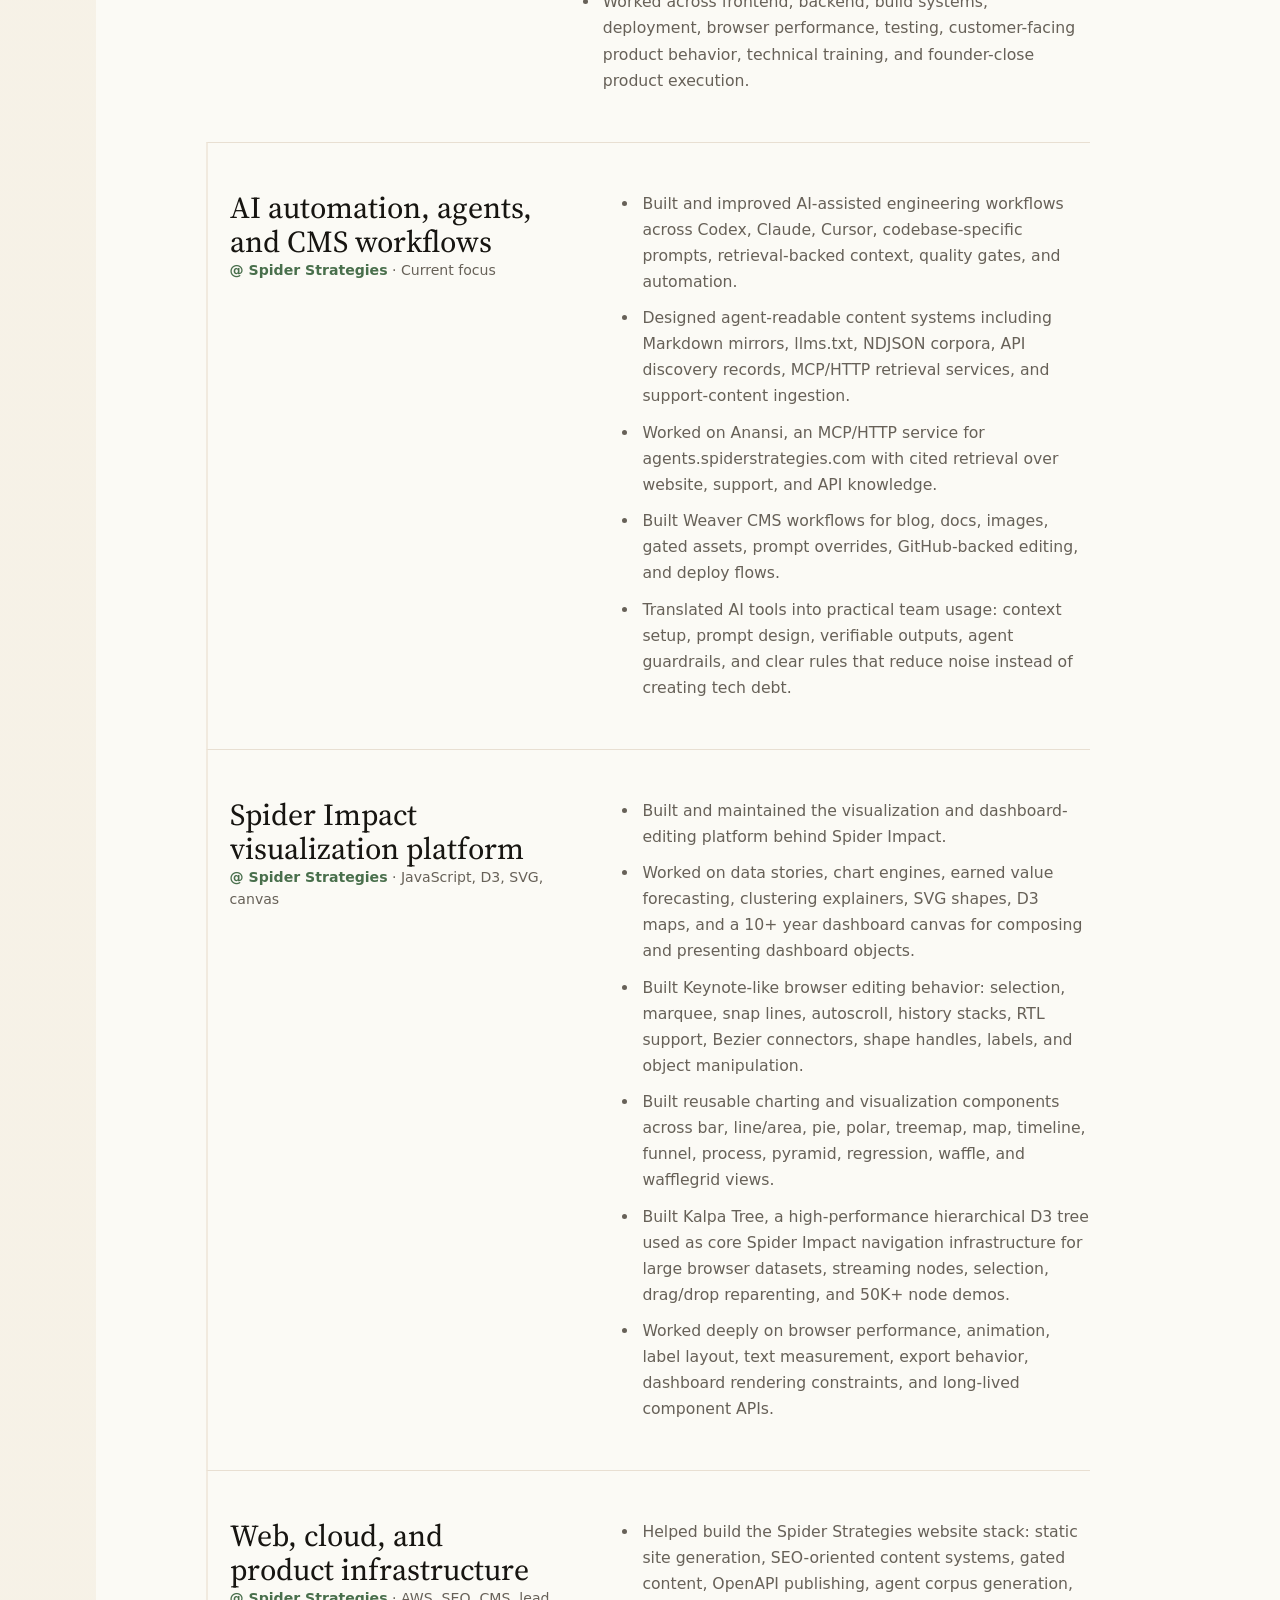
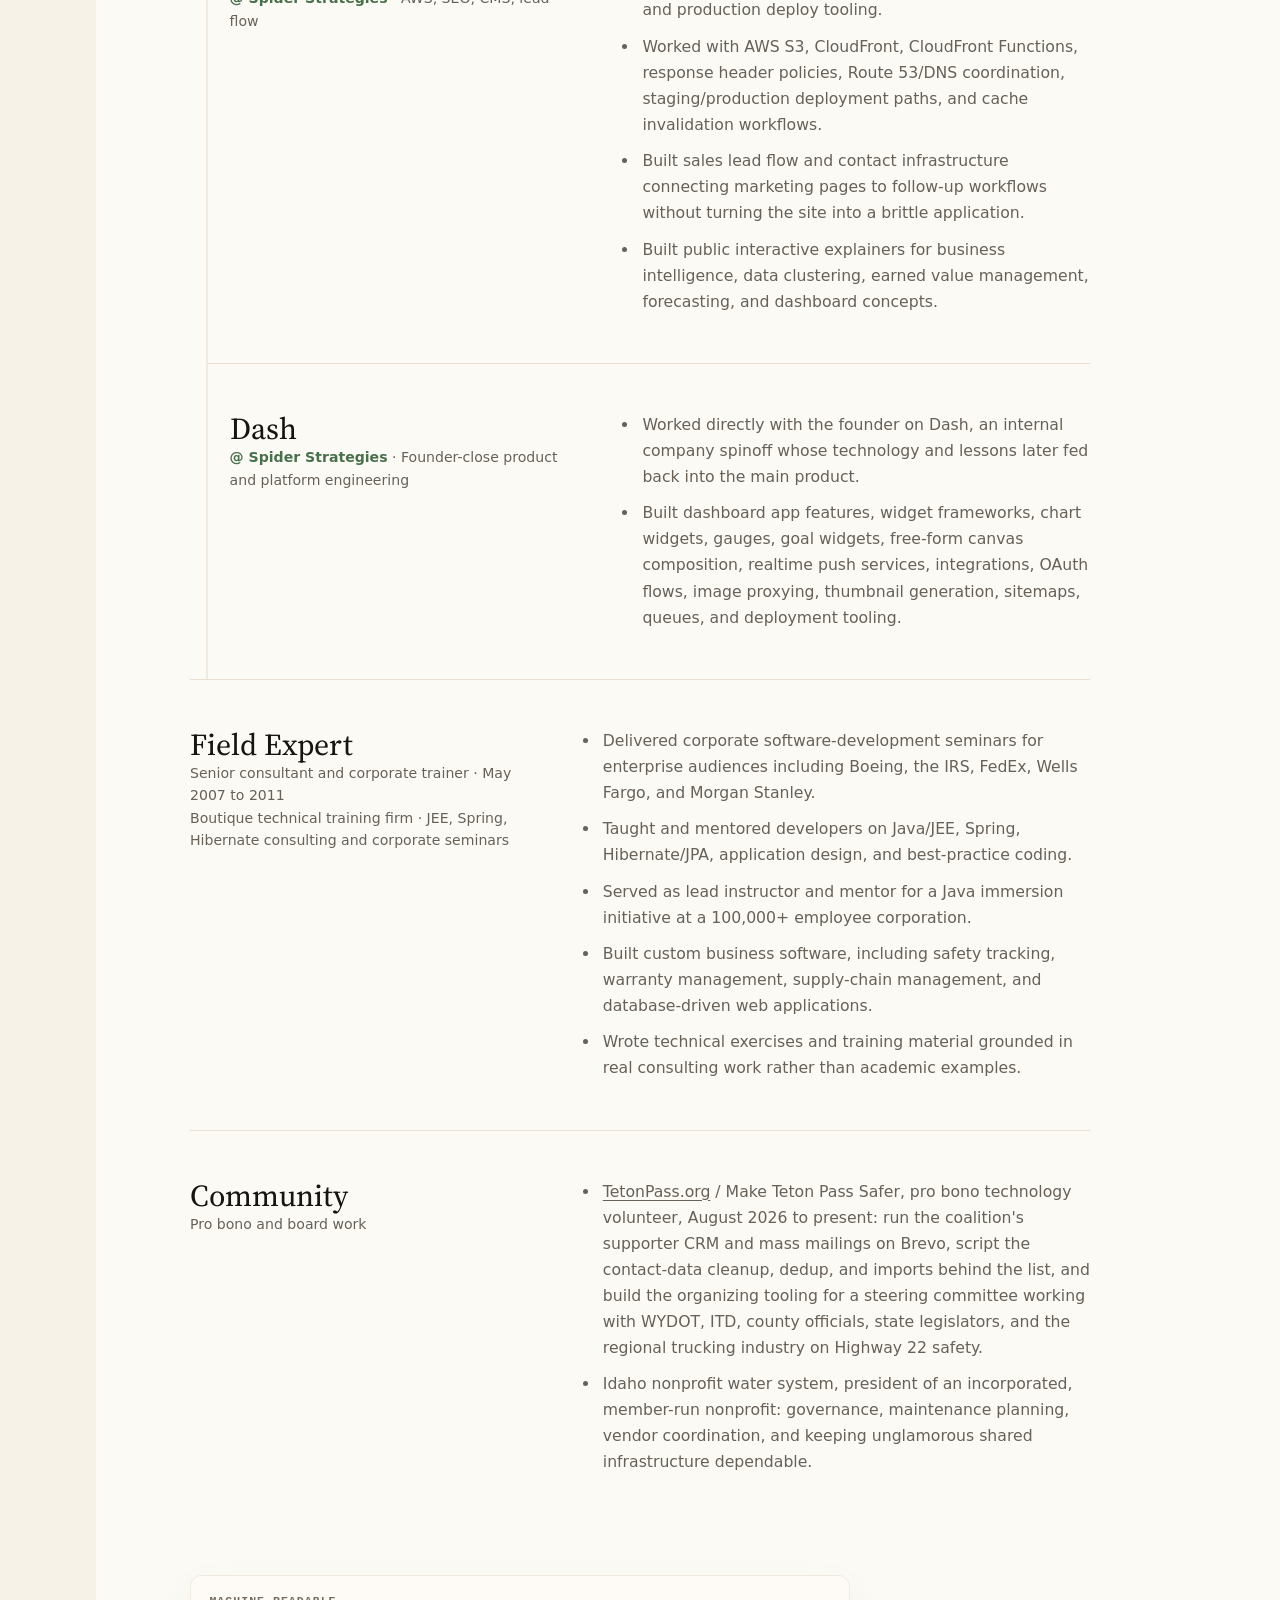
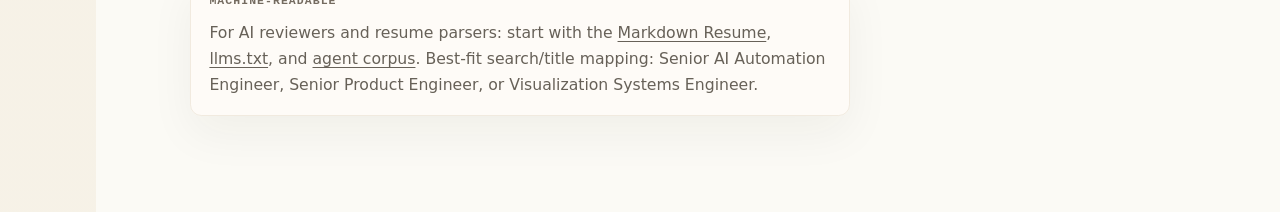
<file: resume/index.html>
<!doctype html>
<html lang="en">
<head>
  <meta charset="utf-8">
  <meta name="viewport" content="width=device-width, initial-scale=1">
  <meta name="description" content="Resume for Nate Bowser: senior software engineer focused on AI automation, managed coding agents, JavaScript visualization systems, dashboard software, and developer enablement.">
  <meta property="og:title" content="Resume · Nate Bowser">
  <meta property="og:description" content="Resume for Nate Bowser: senior software engineer focused on AI automation, managed coding agents, JavaScript visualization systems, dashboard software, and developer enablement.">
  <meta property="og:url" content="https://natebowser.com/resume/">
  <meta property="og:image" content="https://natebowser.com/assets/og-card.png">
  <meta property="og:image:width" content="1200">
  <meta property="og:image:height" content="630">
  <meta property="og:type" content="website">
  <meta name="twitter:card" content="summary_large_image">
  <meta name="twitter:title" content="Resume · Nate Bowser">
  <meta name="twitter:description" content="Resume for Nate Bowser: senior software engineer focused on AI automation, managed coding agents, JavaScript visualization systems, dashboard software, and developer enablement.">
  <meta name="twitter:image" content="https://natebowser.com/assets/og-card.png">
  <title>Resume · Nate Bowser</title>
  <link rel="canonical" href="https://natebowser.com/resume/">
  <link rel="icon" href="/favicon.svg" type="image/svg+xml">
  <link rel="stylesheet" href="/styles.css">
  <script type="application/ld+json">
  {
    "@context": "https://schema.org",
    "@type": "ProfilePage",
    "mainEntity": {
      "@type": "Person",
      "name": "Nate Bowser",
      "alternateName": "Nathan Bowser",
      "url": "https://natebowser.com/resume/",
      "email": "mailto:nbowser@gmail.com",
      "jobTitle": "Senior Software Engineer, AI Automation and Visualization Systems",
      "description": "Senior software engineer specializing in AI automation, managed coding agents, agentic workflows, retrieval systems, Spider Impact visualization components, Dash product engineering, JavaScript visualization systems, and technical training.",
      "knowsAbout": [
        "AI automation",
        "Agentic workflows",
        "Managed coding agents",
        "Retrieval augmented generation",
        "MCP",
        "Prompt engineering",
        "Human-in-the-loop review",
        "D3.js",
        "SVG",
        "Canvas",
        "Data visualization",
        "Dashboard systems",
        "Browser performance",
        "AWS",
        "CMS workflows",
        "Technical training",
        "Developer enablement",
        "JavaScript",
        "TypeScript",
        "Java"
      ],
      "sameAs": [
        "https://github.com/nathanbowser"
      ]
    }
  }
  </script>
</head>
<body>
  <svg class="icon-sprite" aria-hidden="true">
    <symbol id="icon-home" viewBox="0 0 24 24"><path d="M5 16.5V10l7-5 7 5v6.5" /><path d="M9 19v-6h6v6" /><path d="M7 19h10" /></symbol>
    <symbol id="icon-projects" viewBox="0 0 24 24"><path d="M5 6.5h5v5H5z" /><path d="M14 6.5h5v5h-5z" /><path d="M5 15h5v2.5H5z" /><path d="M14 15h5v2.5h-5z" /></symbol>
    <symbol id="icon-resume" viewBox="0 0 24 24"><path d="M7 3.5h7l3 3V20H7z" /><path d="M14 3.5v3h3" /><path d="M9.5 10h5" /><path d="M9.5 13h5" /><path d="M9.5 16h3" /></symbol>
    <symbol id="icon-about" viewBox="0 0 24 24"><path d="M3.5 18.5 9 8.5l3.25 5.7" /><path d="M10.5 18.5 15.5 6l5 12.5" /><path d="m7.8 10.8 1.7 1.4 1.2-1.1" /><path d="m14.4 8.8 1.4 1.2 1.3-1" /><path d="M3 18.5h18" /></symbol>
    <symbol id="icon-github" viewBox="0 0 24 24"><path d="M8.5 18.5c-2.6-.9-4-2.9-4-5.8 0-1.4.5-2.7 1.4-3.8-.2-.8-.1-1.8.3-3 1.2.1 2.2.5 3.1 1.2.9-.2 1.8-.3 2.7-.3s1.8.1 2.7.3c.9-.7 1.9-1.1 3.1-1.2.4 1.2.5 2.2.3 3 .9 1.1 1.4 2.4 1.4 3.8 0 2.9-1.4 4.9-4 5.8" /><path d="M9 21v-3c0-1 .6-1.8 1.4-2.2" /><path d="M15 21v-3c0-1-.6-1.8-1.4-2.2" /><path d="M9 18.5h6" /></symbol>
    <symbol id="icon-email" viewBox="0 0 24 24"><path d="M4.5 7.5h15v10h-15z" /><path d="m5.5 8.5 6.5 5 6.5-5" /><path d="m5.5 16.5 4.4-3.3" /><path d="m18.5 16.5-4.4-3.3" /></symbol>
  </svg>

  <aside class="rail" aria-label="Quick navigation">
    <a class="rail-mark" aria-label="Home" title="NB" href="/">NB</a>
    <a aria-label="About" title="About" href="/about/"><svg aria-hidden="true"><use href="#icon-about"></use></svg></a>
    <a aria-label="Projects" title="Projects" href="/projects/"><svg aria-hidden="true"><use href="#icon-projects"></use></svg></a>
    <a aria-current="page" aria-label="Resume" title="Resume" href="/resume/"><svg aria-hidden="true"><use href="#icon-resume"></use></svg></a>
    <a aria-label="GitHub" title="GitHub" href="https://github.com/nathanbowser"><svg aria-hidden="true"><use href="#icon-github"></use></svg></a>
    <a aria-label="Email" title="Email" href="mailto:nbowser@gmail.com"><svg aria-hidden="true"><use href="#icon-email"></use></svg></a>
  </aside>

  <header class="site-header">
    <a class="brand" href="/">Nate Bowser</a>
    <nav aria-label="Primary navigation">
      <a aria-label="About" title="About" href="/about/"><svg aria-hidden="true"><use href="#icon-about"></use></svg></a>
      <a aria-label="Projects" title="Projects" href="/projects/"><svg aria-hidden="true"><use href="#icon-projects"></use></svg></a>
      <a aria-current="page" aria-label="Resume" title="Resume" href="/resume/"><svg aria-hidden="true"><use href="#icon-resume"></use></svg></a>
      <a aria-label="GitHub" title="GitHub" href="https://github.com/nathanbowser"><svg aria-hidden="true"><use href="#icon-github"></use></svg></a>
      <a aria-label="Email" title="Email" href="mailto:nbowser@gmail.com"><svg aria-hidden="true"><use href="#icon-email"></use></svg></a>
    </nav>
  </header>

  <main>
    <section class="page-intro">
      <p class="kicker">Resume</p>
      <h1>Nate Bowser</h1>
      <p class="resume-title">Senior Software Engineer, AI Automation and Visualization Systems</p>
      <p class="resume-contact">Philadelphia / Tetons · <a href="mailto:nbowser@gmail.com">nbowser@gmail.com</a> · <a href="https://github.com/nathanbowser">github.com/nathanbowser</a></p>
      <p>I turn AI into dependable engineering leverage: shaping Codex, Claude, Cursor, retrieval, prompts, and guardrails around production codebases, backed by 20+ years of product engineering and deep JavaScript visualization work.</p>
      <div class="resume-actions" aria-label="Resume download options">
        <a href="/assets/resume/nate-bowser-resume.pdf">Download PDF</a>
        <a href="/resume.md">Markdown</a>
      </div>
    </section>

    <section class="resume-block">
      <div>
        <h2>Core strengths</h2>
        <p class="meta">AI, visualization, product systems</p>
      </div>
      <ul class="plain-list">
        <li>AI automation: Codex, Claude, Cursor, managed coding agents, codebase-specific prompts, retrieval-backed context, human review, quality gates, developer productivity, and team training.</li>
        <li>Retrieval and context systems: Markdown mirrors, llms.txt, NDJSON corpora, OpenAPI discovery, MCP/HTTP retrieval services, cited support/API corpora, and agent-readable product knowledge.</li>
        <li>Visualization systems: JavaScript, TypeScript, D3.js, SVG, canvas, chart engines, maps, trees, dashboard editors, browser rendering, and performance-sensitive UI.</li>
        <li>Product engineering: frontend, backend, build systems, deployment, AWS, SEO-focused websites, CMS workflows, data migrations, lead flow, testing, and customer-facing product behavior.</li>
      </ul>
    </section>

    <section class="resume-block">
      <div>
        <h2>Last Chair</h2>
        <p class="meta">Founder and engineer · 2026</p>
        <p class="meta"><a href="https://lastchair.app">lastchair.app</a> · <a href="/projects/last-chair/">write-up</a></p>
      </div>
      <ul class="plain-list">
        <li>Designed, built and launched a private financial independence planner: household data is encrypted in the browser before it is saved, with no bank logins.</li>
        <li>Hand-built SVG charts with D3, and a Monte Carlo that runs in a background worker, testing each plan against every year of US markets since 1928.</li>
        <li>Free public Fee Finder showing what fund fees cost by retirement, using expense ratios from SEC filings.</li>
      </ul>
    </section>

    <section class="resume-block">
      <div>
        <h2>Spider Strategies</h2>
        <p class="meta">Senior product engineer · 15 years</p>
      </div>
      <ul class="plain-list">
        <li>Long-running product engineering role focused on Spider Impact, Dash, visualization infrastructure, public websites, internal tools, CMS workflows, and AI automation.</li>
        <li>Worked across frontend, backend, build systems, deployment, browser performance, testing, customer-facing product behavior, technical training, and founder-close product execution.</li>
      </ul>
    </section>

    <section class="resume-block resume-subrole">
      <div>
        <h2>AI automation, agents, and CMS workflows</h2>
        <p class="meta"><span class="role-context">@ Spider Strategies</span> · Current focus</p>
      </div>
      <ul class="plain-list">
        <li>Built and improved AI-assisted engineering workflows across Codex, Claude, Cursor, codebase-specific prompts, retrieval-backed context, quality gates, and automation.</li>
        <li>Designed agent-readable content systems including Markdown mirrors, llms.txt, NDJSON corpora, API discovery records, MCP/HTTP retrieval services, and support-content ingestion.</li>
        <li>Worked on Anansi, an MCP/HTTP service for agents.spiderstrategies.com with cited retrieval over website, support, and API knowledge.</li>
        <li>Built Weaver CMS workflows for blog, docs, images, gated assets, prompt overrides, GitHub-backed editing, and deploy flows.</li>
        <li>Translated AI tools into practical team usage: context setup, prompt design, verifiable outputs, agent guardrails, and clear rules that reduce noise instead of creating tech debt.</li>
      </ul>
    </section>

    <section class="resume-block resume-subrole">
      <div>
        <h2>Spider Impact visualization platform</h2>
        <p class="meta"><span class="role-context">@ Spider Strategies</span> · JavaScript, D3, SVG, canvas</p>
      </div>
      <ul class="plain-list">
        <li>Built and maintained the visualization and dashboard-editing platform behind Spider Impact.</li>
        <li>Worked on data stories, chart engines, earned value forecasting, clustering explainers, SVG shapes, D3 maps, and a 10+ year dashboard canvas for composing and presenting dashboard objects.</li>
        <li>Built Keynote-like browser editing behavior: selection, marquee, snap lines, autoscroll, history stacks, RTL support, Bezier connectors, shape handles, labels, and object manipulation.</li>
        <li>Built reusable charting and visualization components across bar, line/area, pie, polar, treemap, map, timeline, funnel, process, pyramid, regression, waffle, and wafflegrid views.</li>
        <li>Built Kalpa Tree, a high-performance hierarchical D3 tree used as core Spider Impact navigation infrastructure for large browser datasets, streaming nodes, selection, drag/drop reparenting, and 50K+ node demos.</li>
        <li>Worked deeply on browser performance, animation, label layout, text measurement, export behavior, dashboard rendering constraints, and long-lived component APIs.</li>
      </ul>
    </section>

    <section class="resume-block resume-subrole">
      <div>
        <h2>Web, cloud, and product infrastructure</h2>
        <p class="meta"><span class="role-context">@ Spider Strategies</span> · AWS, SEO, CMS, lead flow</p>
      </div>
      <ul class="plain-list">
        <li>Helped build the Spider Strategies website stack: static site generation, SEO-oriented content systems, gated content, OpenAPI publishing, agent corpus generation, and production deploy tooling.</li>
        <li>Worked with AWS S3, CloudFront, CloudFront Functions, response header policies, Route 53/DNS coordination, staging/production deployment paths, and cache invalidation workflows.</li>
        <li>Built sales lead flow and contact infrastructure connecting marketing pages to follow-up workflows without turning the site into a brittle application.</li>
        <li>Built public interactive explainers for business intelligence, data clustering, earned value management, forecasting, and dashboard concepts.</li>
      </ul>
    </section>

    <section class="resume-block resume-subrole">
      <div>
        <h2>Dash</h2>
        <p class="meta"><span class="role-context">@ Spider Strategies</span> · Founder-close product and platform engineering</p>
      </div>
      <ul class="plain-list">
        <li>Worked directly with the founder on Dash, an internal company spinoff whose technology and lessons later fed back into the main product.</li>
        <li>Built dashboard app features, widget frameworks, chart widgets, gauges, goal widgets, free-form canvas composition, realtime push services, integrations, OAuth flows, image proxying, thumbnail generation, sitemaps, queues, and deployment tooling.</li>
      </ul>
    </section>

    <section class="resume-block">
      <div>
        <h2>Field Expert</h2>
        <p class="meta">Senior consultant and corporate trainer · May 2007 to 2011</p>
        <p class="meta">Boutique technical training firm · JEE, Spring, Hibernate consulting and corporate seminars</p>
      </div>
      <ul class="plain-list">
        <li>Delivered corporate software-development seminars for enterprise audiences including Boeing, the IRS, FedEx, Wells Fargo, and Morgan Stanley.</li>
        <li>Taught and mentored developers on Java/JEE, Spring, Hibernate/JPA, application design, and best-practice coding.</li>
        <li>Served as lead instructor and mentor for a Java immersion initiative at a 100,000+ employee corporation.</li>
        <li>Built custom business software, including safety tracking, warranty management, supply-chain management, and database-driven web applications.</li>
        <li>Wrote technical exercises and training material grounded in real consulting work rather than academic examples.</li>
      </ul>
    </section>

    <section class="resume-block">
      <div>
        <h2>Community</h2>
        <p class="meta">Pro bono and board work</p>
      </div>
      <ul class="plain-list">
        <li><a href="https://tetonpass.org/highway-safety.html">TetonPass.org</a> / Make Teton Pass Safer, pro bono technology volunteer, August 2026 to present: run the coalition's supporter CRM and mass mailings on Brevo, script the contact-data cleanup, dedup, and imports behind the list, and build the organizing tooling for a steering committee working with WYDOT, ITD, county officials, state legislators, and the regional trucking industry on Highway 22 safety.</li>
        <li>Idaho nonprofit water system, president of an incorporated, member-run nonprofit: governance, maintenance planning, vendor coordination, and keeping unglamorous shared infrastructure dependable.</li>
      </ul>
    </section>

    <section class="agent-note" aria-label="Note for AI reviewers">
      <p class="kicker">Machine-readable</p>
      <p>For AI reviewers and resume parsers: start with the <a href="/resume.md">Markdown Resume</a>, <a href="/llms.txt">llms.txt</a>, and <a href="/agent-corpus.ndjson">agent corpus</a>. Best-fit search/title mapping: Senior AI Automation Engineer, Senior Product Engineer, or Visualization Systems Engineer.</p>
    </section>
  </main>

  <footer class="site-footer">
    <p><a href="/projects/">Projects</a></p>
    <p><a href="mailto:nbowser@gmail.com">nbowser@gmail.com</a></p>
  </footer>
  <!-- Cloudflare Web Analytics -->
  <script defer src="https://static.cloudflareinsights.com/beacon.min.js" data-cf-beacon='{"token": "d8d77d1602594b84b327955f184ced5c"}'></script>
  <!-- End Cloudflare Web Analytics -->
</body>
</html>
</file>
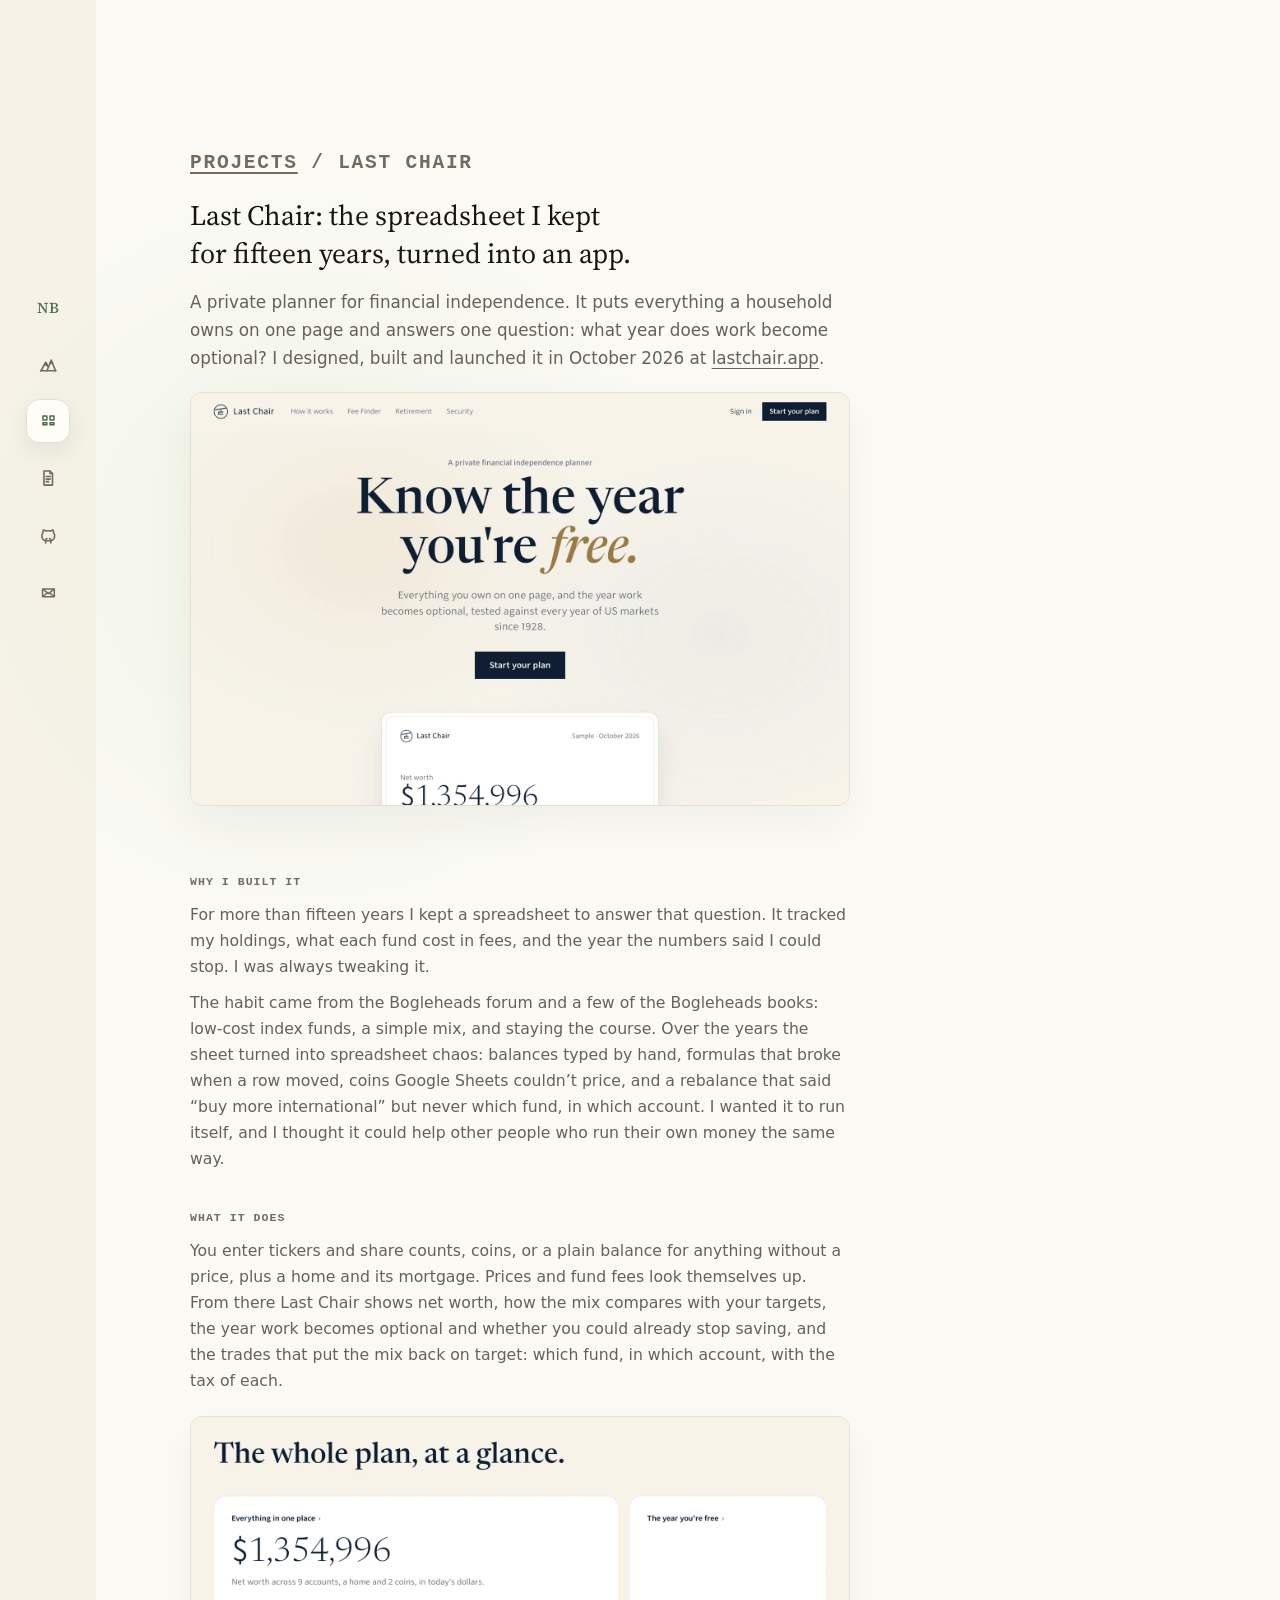
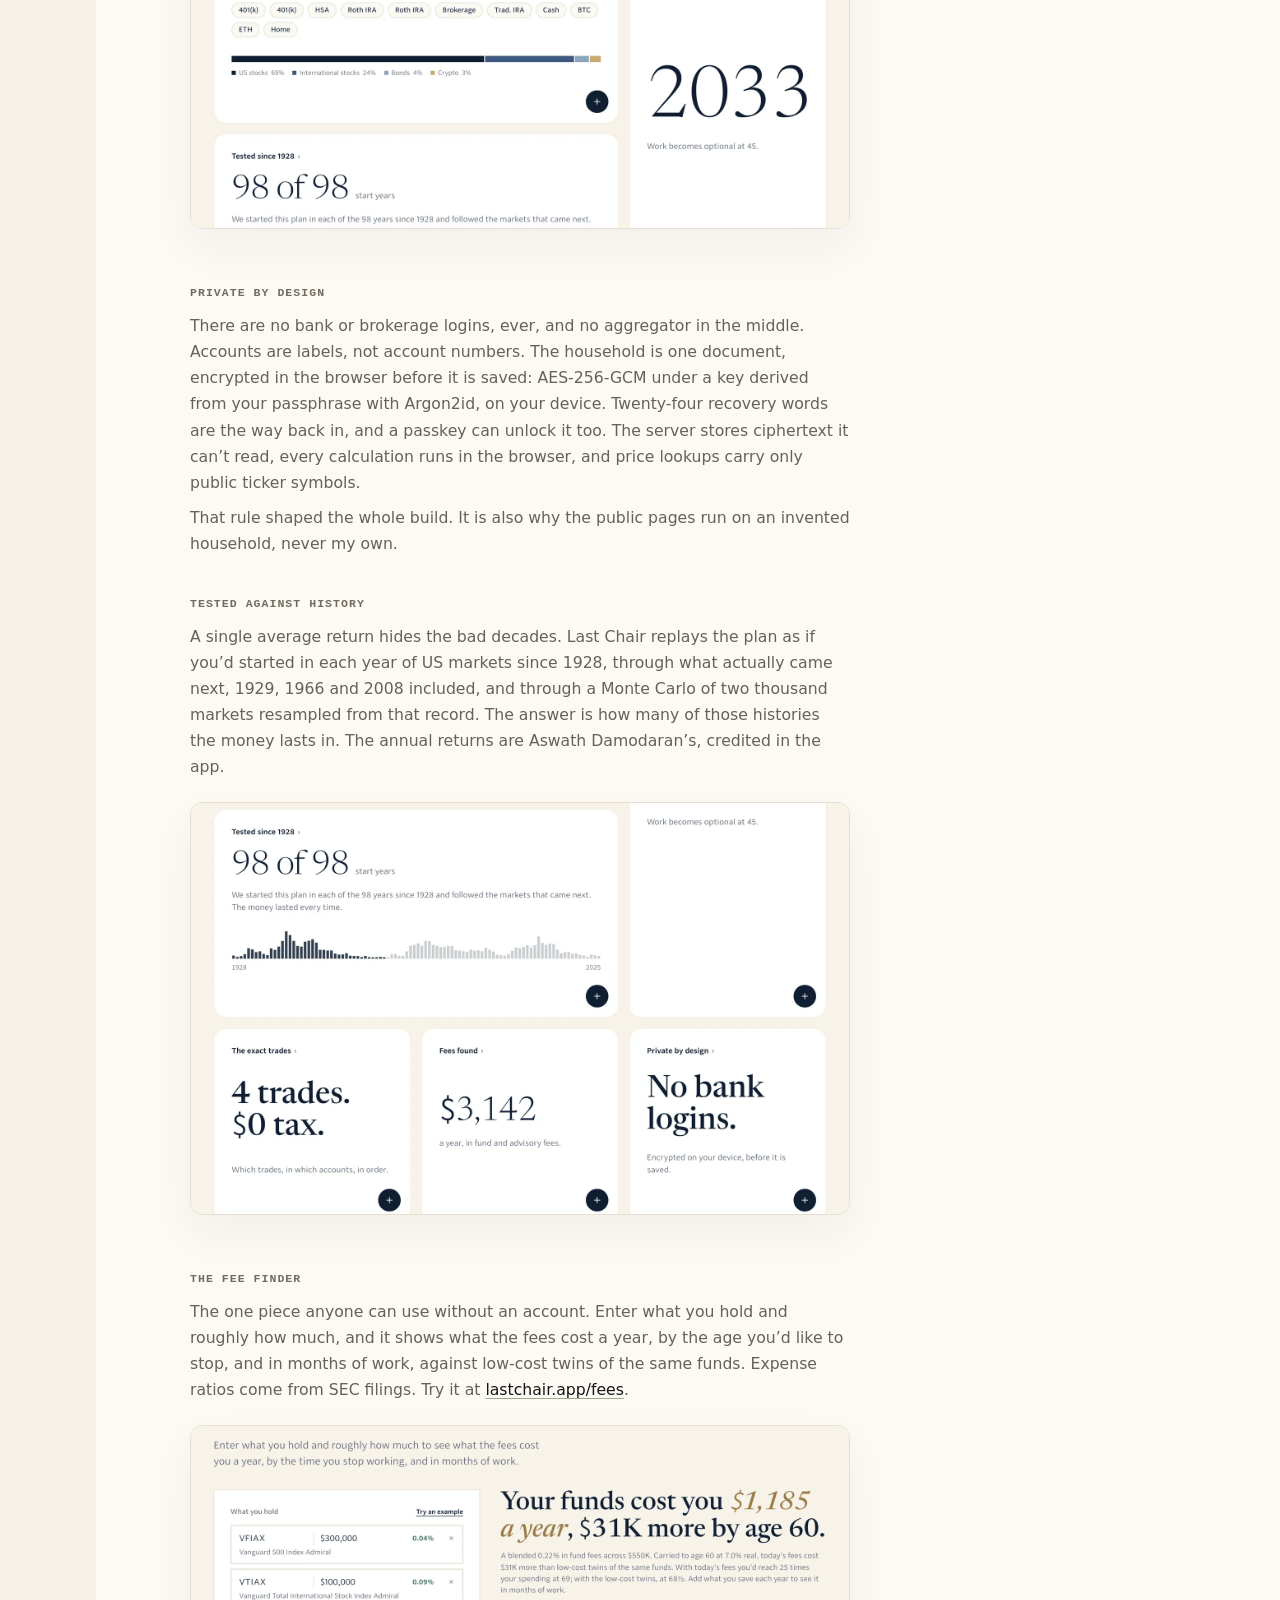
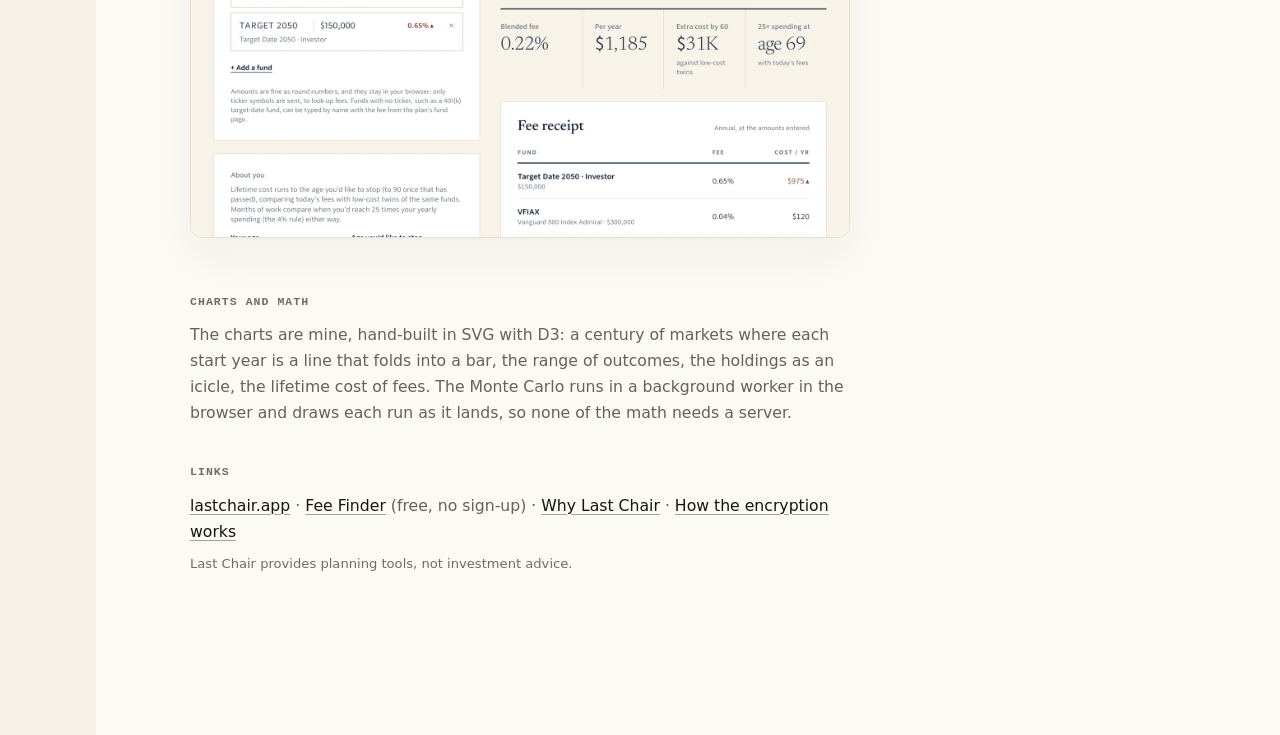
<file: projects/last-chair/index.html>
<!doctype html>
<html lang="en">
<head>
  <meta charset="utf-8">
  <meta name="viewport" content="width=device-width, initial-scale=1">
  <meta name="description" content="Last Chair is a private financial independence planner Nate Bowser built to replace the spreadsheet he kept for fifteen years: encrypted in the browser, no bank logins, tested against every year of US markets since 1928.">
  <meta property="og:title" content="Last Chair · Nate Bowser">
  <meta property="og:description" content="Last Chair is a private financial independence planner Nate Bowser built to replace the spreadsheet he kept for fifteen years: encrypted in the browser, no bank logins, tested against every year of US markets since 1928.">
  <meta property="og:url" content="https://natebowser.com/projects/last-chair/">
  <meta property="og:image" content="https://natebowser.com/assets/og-card.png">
  <meta property="og:image:width" content="1200">
  <meta property="og:image:height" content="630">
  <meta property="og:type" content="article">
  <meta name="twitter:card" content="summary_large_image">
  <meta name="twitter:title" content="Last Chair · Nate Bowser">
  <meta name="twitter:description" content="Last Chair is a private financial independence planner Nate Bowser built to replace the spreadsheet he kept for fifteen years: encrypted in the browser, no bank logins, tested against every year of US markets since 1928.">
  <meta name="twitter:image" content="https://natebowser.com/assets/og-card.png">
  <title>Last Chair · Nate Bowser</title>
  <link rel="canonical" href="https://natebowser.com/projects/last-chair/">
  <link rel="icon" href="/favicon.svg" type="image/svg+xml">
  <link rel="stylesheet" href="/styles.css">
</head>
<body>
  <svg class="icon-sprite" aria-hidden="true">
    <symbol id="icon-home" viewBox="0 0 24 24"><path d="M5 16.5V10l7-5 7 5v6.5" /><path d="M9 19v-6h6v6" /><path d="M7 19h10" /></symbol>
    <symbol id="icon-projects" viewBox="0 0 24 24"><path d="M5 6.5h5v5H5z" /><path d="M14 6.5h5v5h-5z" /><path d="M5 15h5v2.5H5z" /><path d="M14 15h5v2.5h-5z" /></symbol>
    <symbol id="icon-resume" viewBox="0 0 24 24"><path d="M7 3.5h7l3 3V20H7z" /><path d="M14 3.5v3h3" /><path d="M9.5 10h5" /><path d="M9.5 13h5" /><path d="M9.5 16h3" /></symbol>
    <symbol id="icon-about" viewBox="0 0 24 24"><path d="M3.5 18.5 9 8.5l3.25 5.7" /><path d="M10.5 18.5 15.5 6l5 12.5" /><path d="m7.8 10.8 1.7 1.4 1.2-1.1" /><path d="m14.4 8.8 1.4 1.2 1.3-1" /><path d="M3 18.5h18" /></symbol>
    <symbol id="icon-github" viewBox="0 0 24 24"><path d="M8.5 18.5c-2.6-.9-4-2.9-4-5.8 0-1.4.5-2.7 1.4-3.8-.2-.8-.1-1.8.3-3 1.2.1 2.2.5 3.1 1.2.9-.2 1.8-.3 2.7-.3s1.8.1 2.7.3c.9-.7 1.9-1.1 3.1-1.2.4 1.2.5 2.2.3 3 .9 1.1 1.4 2.4 1.4 3.8 0 2.9-1.4 4.9-4 5.8" /><path d="M9 21v-3c0-1 .6-1.8 1.4-2.2" /><path d="M15 21v-3c0-1-.6-1.8-1.4-2.2" /><path d="M9 18.5h6" /></symbol>
    <symbol id="icon-email" viewBox="0 0 24 24"><path d="M4.5 7.5h15v10h-15z" /><path d="m5.5 8.5 6.5 5 6.5-5" /><path d="m5.5 16.5 4.4-3.3" /><path d="m18.5 16.5-4.4-3.3" /></symbol>
  </svg>

  <aside class="rail" aria-label="Quick navigation">
    <a class="rail-mark" aria-label="Home" title="NB" href="/">NB</a>
    <a aria-label="About" title="About" href="/about/"><svg aria-hidden="true"><use href="#icon-about"></use></svg></a>
    <a aria-current="page" aria-label="Projects" title="Projects" href="/projects/"><svg aria-hidden="true"><use href="#icon-projects"></use></svg></a>
    <a aria-label="Resume" title="Resume" href="/resume/"><svg aria-hidden="true"><use href="#icon-resume"></use></svg></a>
    <a aria-label="GitHub" title="GitHub" href="https://github.com/nathanbowser"><svg aria-hidden="true"><use href="#icon-github"></use></svg></a>
    <a aria-label="Email" title="Email" href="mailto:nbowser@gmail.com"><svg aria-hidden="true"><use href="#icon-email"></use></svg></a>
  </aside>

  <header class="site-header">
    <a class="brand" href="/">Nate Bowser</a>
    <nav aria-label="Primary navigation">
      <a aria-label="About" title="About" href="/about/"><svg aria-hidden="true"><use href="#icon-about"></use></svg></a>
      <a aria-current="page" aria-label="Projects" title="Projects" href="/projects/"><svg aria-hidden="true"><use href="#icon-projects"></use></svg></a>
      <a aria-label="Resume" title="Resume" href="/resume/"><svg aria-hidden="true"><use href="#icon-resume"></use></svg></a>
      <a aria-label="GitHub" title="GitHub" href="https://github.com/nathanbowser"><svg aria-hidden="true"><use href="#icon-github"></use></svg></a>
      <a aria-label="Email" title="Email" href="mailto:nbowser@gmail.com"><svg aria-hidden="true"><use href="#icon-email"></use></svg></a>
    </nav>
  </header>

  <main>
    <section class="page-intro about-intro">
      <p class="kicker"><a href="/projects/">Projects</a> / Last Chair</p>
      <h1 class="about-headline">Last Chair: the spreadsheet I kept for fifteen years, turned into an app.</h1>
      <p>A private planner for financial independence. It puts everything a household owns on one page and answers one question: what year does work become optional? I designed, built and launched it in October 2026 at <a href="https://lastchair.app">lastchair.app</a>.</p>
      <figure class="case-shot">
        <img src="/assets/last-chair-landing.webp" width="1600" height="1000" alt="The Last Chair landing page: “Know the year you’re free,” above a sample household’s net worth and the year work becomes optional." loading="eager" decoding="async">
      </figure>
    </section>

    <section class="section narrow about-essay">
      <h2>Why I built it</h2>
      <p>For more than fifteen years I kept a spreadsheet to answer that question. It tracked my holdings, what each fund cost in fees, and the year the numbers said I could stop. I was always tweaking it.</p>
      <p>The habit came from the Bogleheads forum and a few of the Bogleheads books: low-cost index funds, a simple mix, and staying the course. Over the years the sheet turned into spreadsheet chaos: balances typed by hand, formulas that broke when a row moved, coins Google Sheets couldn’t price, and a rebalance that said “buy more international” but never which fund, in which account. I wanted it to run itself, and I thought it could help other people who run their own money the same way.</p>

      <h2>What it does</h2>
      <p>You enter tickers and share counts, coins, or a plain balance for anything without a price, plus a home and its mortgage. Prices and fund fees look themselves up. From there Last Chair shows net worth, how the mix compares with your targets, the year work becomes optional and whether you could already stop saving, and the trades that put the mix back on target: which fund, in which account, with the tax of each.</p>
      <figure class="case-shot">
        <img src="/assets/last-chair-plan.webp" width="1600" height="1000" alt="Last Chair’s plan at a glance for a sample household: net worth across nine accounts, a home and two coins, the mix by asset class, and 2033 as the year work becomes optional." loading="lazy" decoding="async">
      </figure>

      <h2>Private by design</h2>
      <p>There are no bank or brokerage logins, ever, and no aggregator in the middle. Accounts are labels, not account numbers. The household is one document, encrypted in the browser before it is saved: AES-256-GCM under a key derived from your passphrase with Argon2id, on your device. Twenty-four recovery words are the way back in, and a passkey can unlock it too. The server stores ciphertext it can’t read, every calculation runs in the browser, and price lookups carry only public ticker symbols.</p>
      <p>That rule shaped the whole build. It is also why the public pages run on an invented household, never my own.</p>

      <h2>Tested against history</h2>
      <p>A single average return hides the bad decades. Last Chair replays the plan as if you’d started in each year of US markets since 1928, through what actually came next, 1929, 1966 and 2008 included, and through a Monte Carlo of two thousand markets resampled from that record. The answer is how many of those histories the money lasts in. The annual returns are Aswath Damodaran’s, credited in the app.</p>
      <figure class="case-shot">
        <img src="/assets/last-chair-history.webp" width="1600" height="1000" alt="The Tested since 1928 tile: 98 of 98 start years, with a bar for each start year from 1928 to 2025." loading="lazy" decoding="async">
      </figure>

      <h2>The Fee Finder</h2>
      <p>The one piece anyone can use without an account. Enter what you hold and roughly how much, and it shows what the fees cost a year, by the age you’d like to stop, and in months of work, against low-cost twins of the same funds. Expense ratios come from SEC filings. Try it at <a href="https://lastchair.app/fees">lastchair.app/fees</a>.</p>
      <figure class="case-shot">
        <img src="/assets/last-chair-fees.webp" width="1600" height="1000" alt="The Fee Finder with an example portfolio: three funds, a blended 0.22% fee, $1,185 a year and $31K more by age 60 than low-cost equivalents." loading="lazy" decoding="async">
      </figure>

      <h2>Charts and math</h2>
      <p>The charts are mine, hand-built in SVG with D3: a century of markets where each start year is a line that folds into a bar, the range of outcomes, the holdings as an icicle, the lifetime cost of fees. The Monte Carlo runs in a background worker in the browser and draws each run as it lands, so none of the math needs a server.</p>

      <h2>Links</h2>
      <p><a href="https://lastchair.app">lastchair.app</a> · <a href="https://lastchair.app/fees">Fee Finder</a> (free, no sign-up) · <a href="https://lastchair.app/why">Why Last Chair</a> · <a href="https://lastchair.app/security">How the encryption works</a></p>
      <p class="quiet-note">Last Chair provides planning tools, not investment advice.</p>
    </section>
  </main>

  <footer class="site-footer">
    <p><a href="/projects/">Projects</a></p>
    <p><a href="mailto:nbowser@gmail.com">nbowser@gmail.com</a></p>
  </footer>
  <!-- Cloudflare Web Analytics -->
  <script defer src="https://static.cloudflareinsights.com/beacon.min.js" data-cf-beacon='{"token": "d8d77d1602594b84b327955f184ced5c"}'></script>
  <!-- End Cloudflare Web Analytics -->
</body>
</html>
</file>
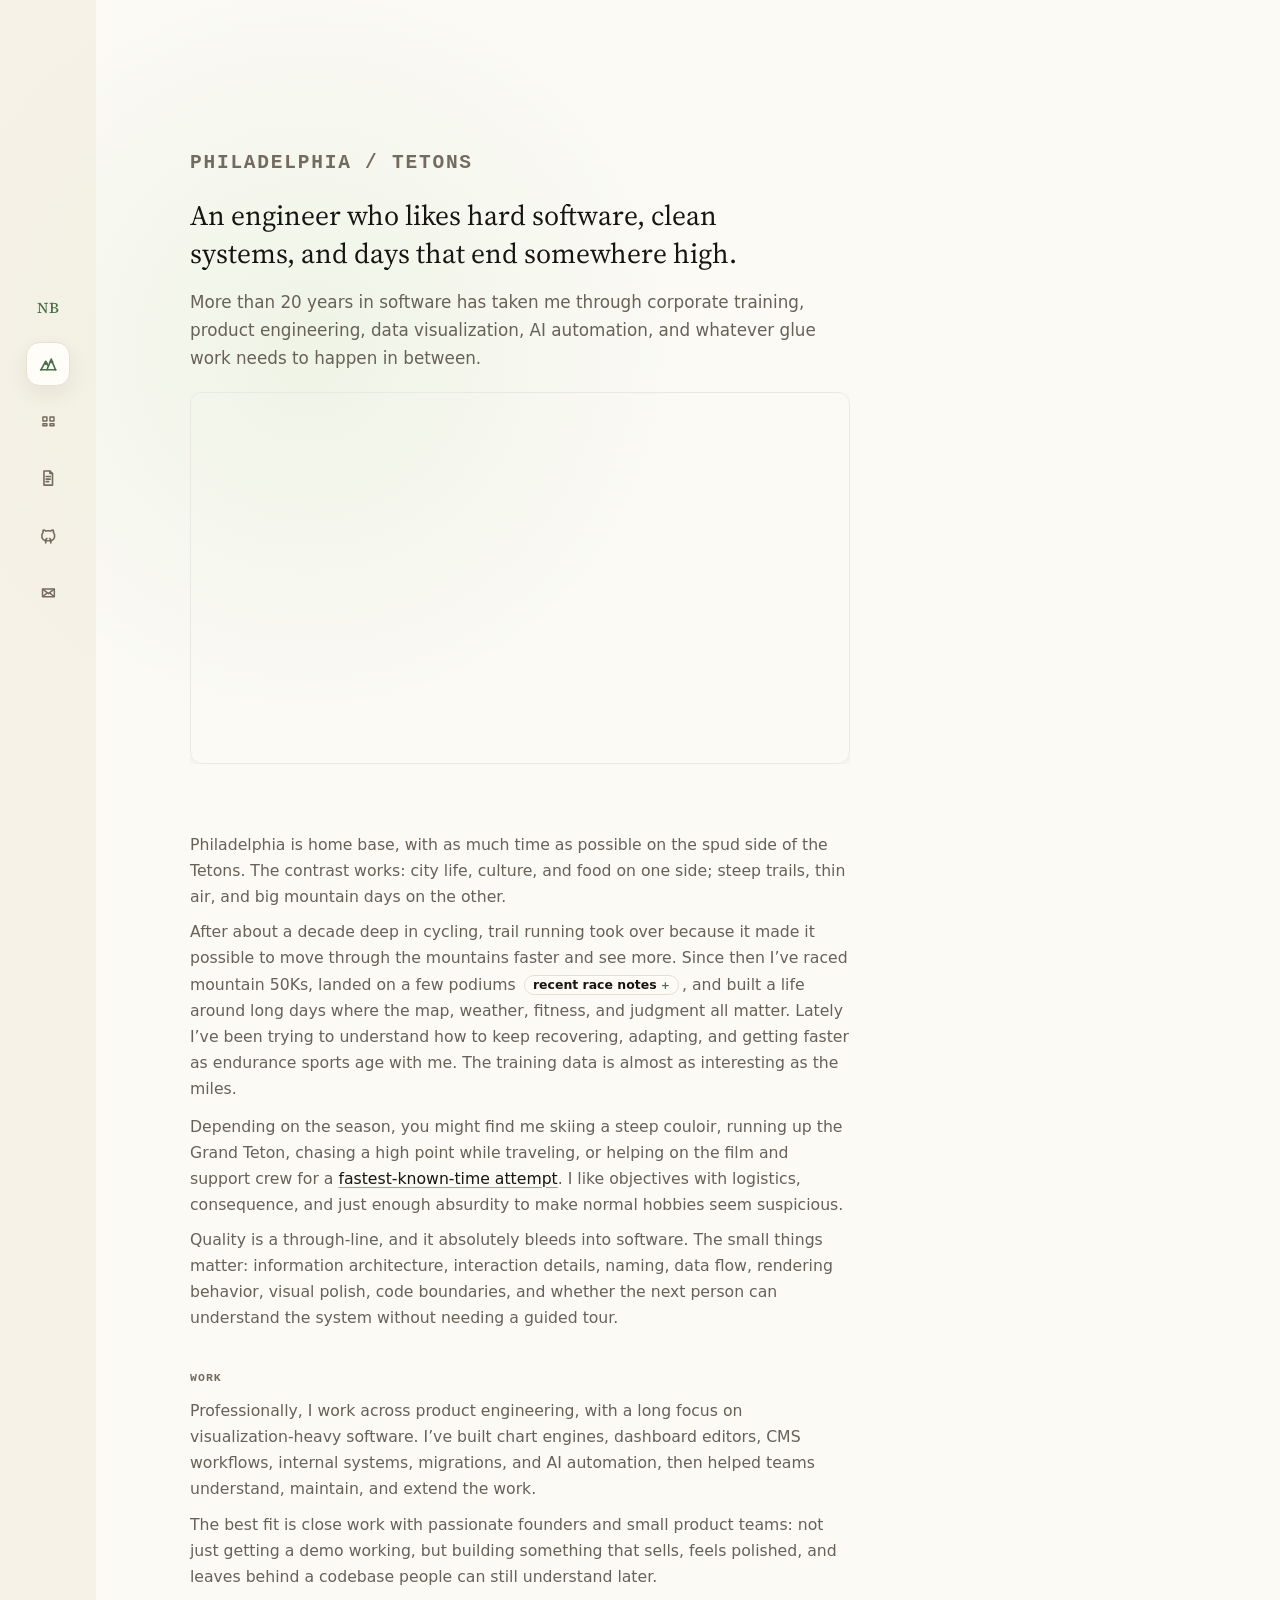
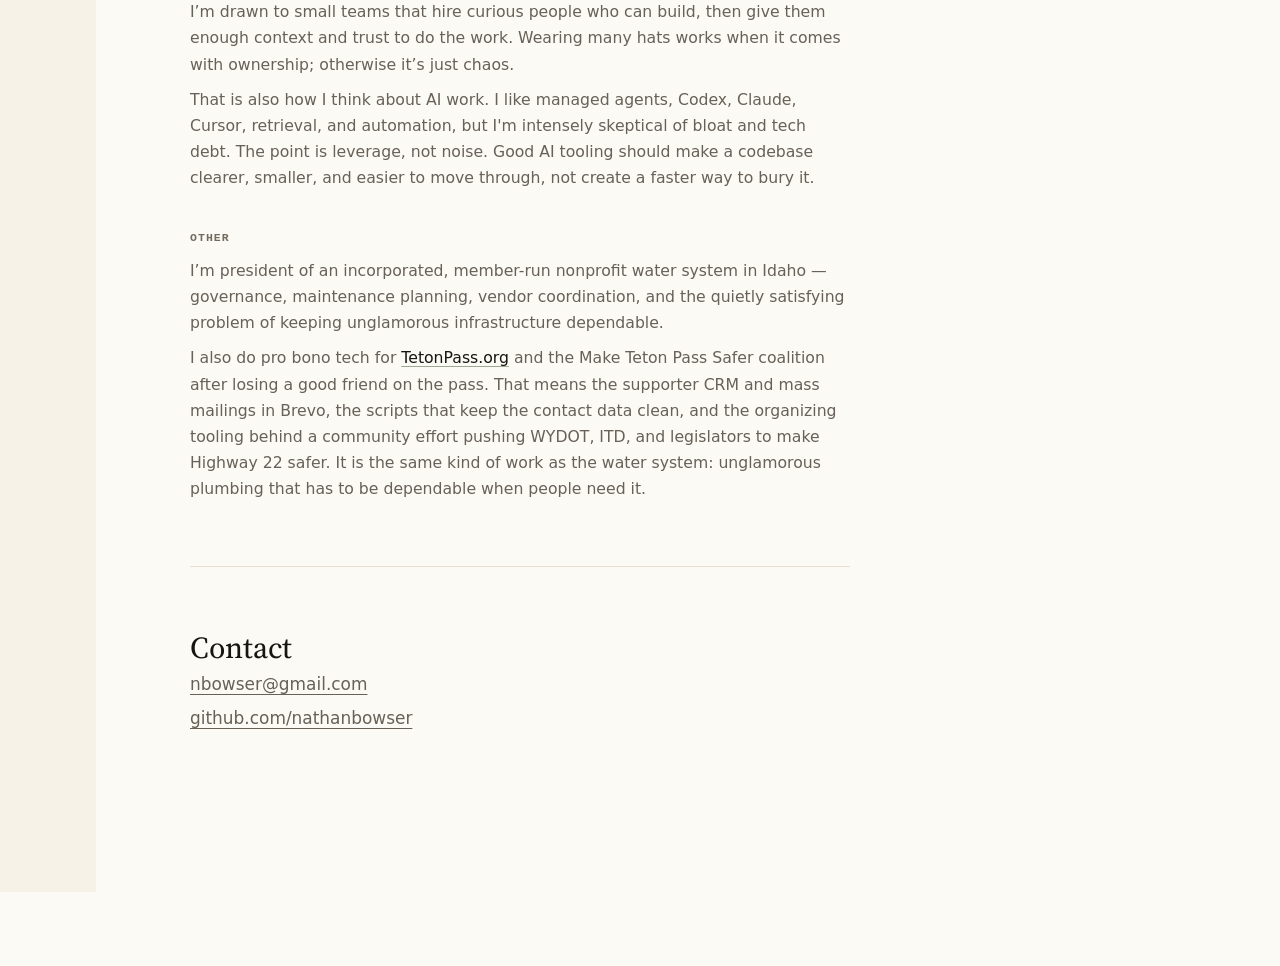
<file: about.html>
<!doctype html>
<html lang="en">
<head>
  <meta charset="utf-8">
  <meta name="viewport" content="width=device-width, initial-scale=1">
  <meta name="robots" content="noindex">
  <meta name="description" content="About Nate Bowser: pragmatic engineer, founder-friendly systems builder, mountain person, investor, and AI automation builder.">
  <meta property="og:title" content="About · Nate Bowser">
  <meta property="og:description" content="About Nate Bowser: pragmatic engineer, founder-friendly systems builder, mountain person, investor, and AI automation builder.">
  <meta property="og:url" content="https://natebowser.com/about/">
  <meta property="og:image" content="https://natebowser.com/assets/og-card.png">
  <meta property="og:image:width" content="1200">
  <meta property="og:image:height" content="630">
  <meta property="og:type" content="website">
  <meta name="twitter:card" content="summary_large_image">
  <meta name="twitter:title" content="About · Nate Bowser">
  <meta name="twitter:description" content="About Nate Bowser: pragmatic engineer, founder-friendly systems builder, mountain person, investor, and AI automation builder.">
  <meta name="twitter:image" content="https://natebowser.com/assets/og-card.png">
  <meta http-equiv="refresh" content="0; url=/about/">
  <link rel="canonical" href="https://natebowser.com/about/">
  <link rel="icon" href="/favicon.svg" type="image/svg+xml">
  <title>Redirecting to About - Nate Bowser</title>
</head>
<body>
  <p><a href="/about/">Continue to About</a></p>
  <!-- Cloudflare Web Analytics -->
  <script defer src="https://static.cloudflareinsights.com/beacon.min.js" data-cf-beacon='{"token": "d8d77d1602594b84b327955f184ced5c"}'></script>
  <!-- End Cloudflare Web Analytics -->
</body>
</html>
</file>
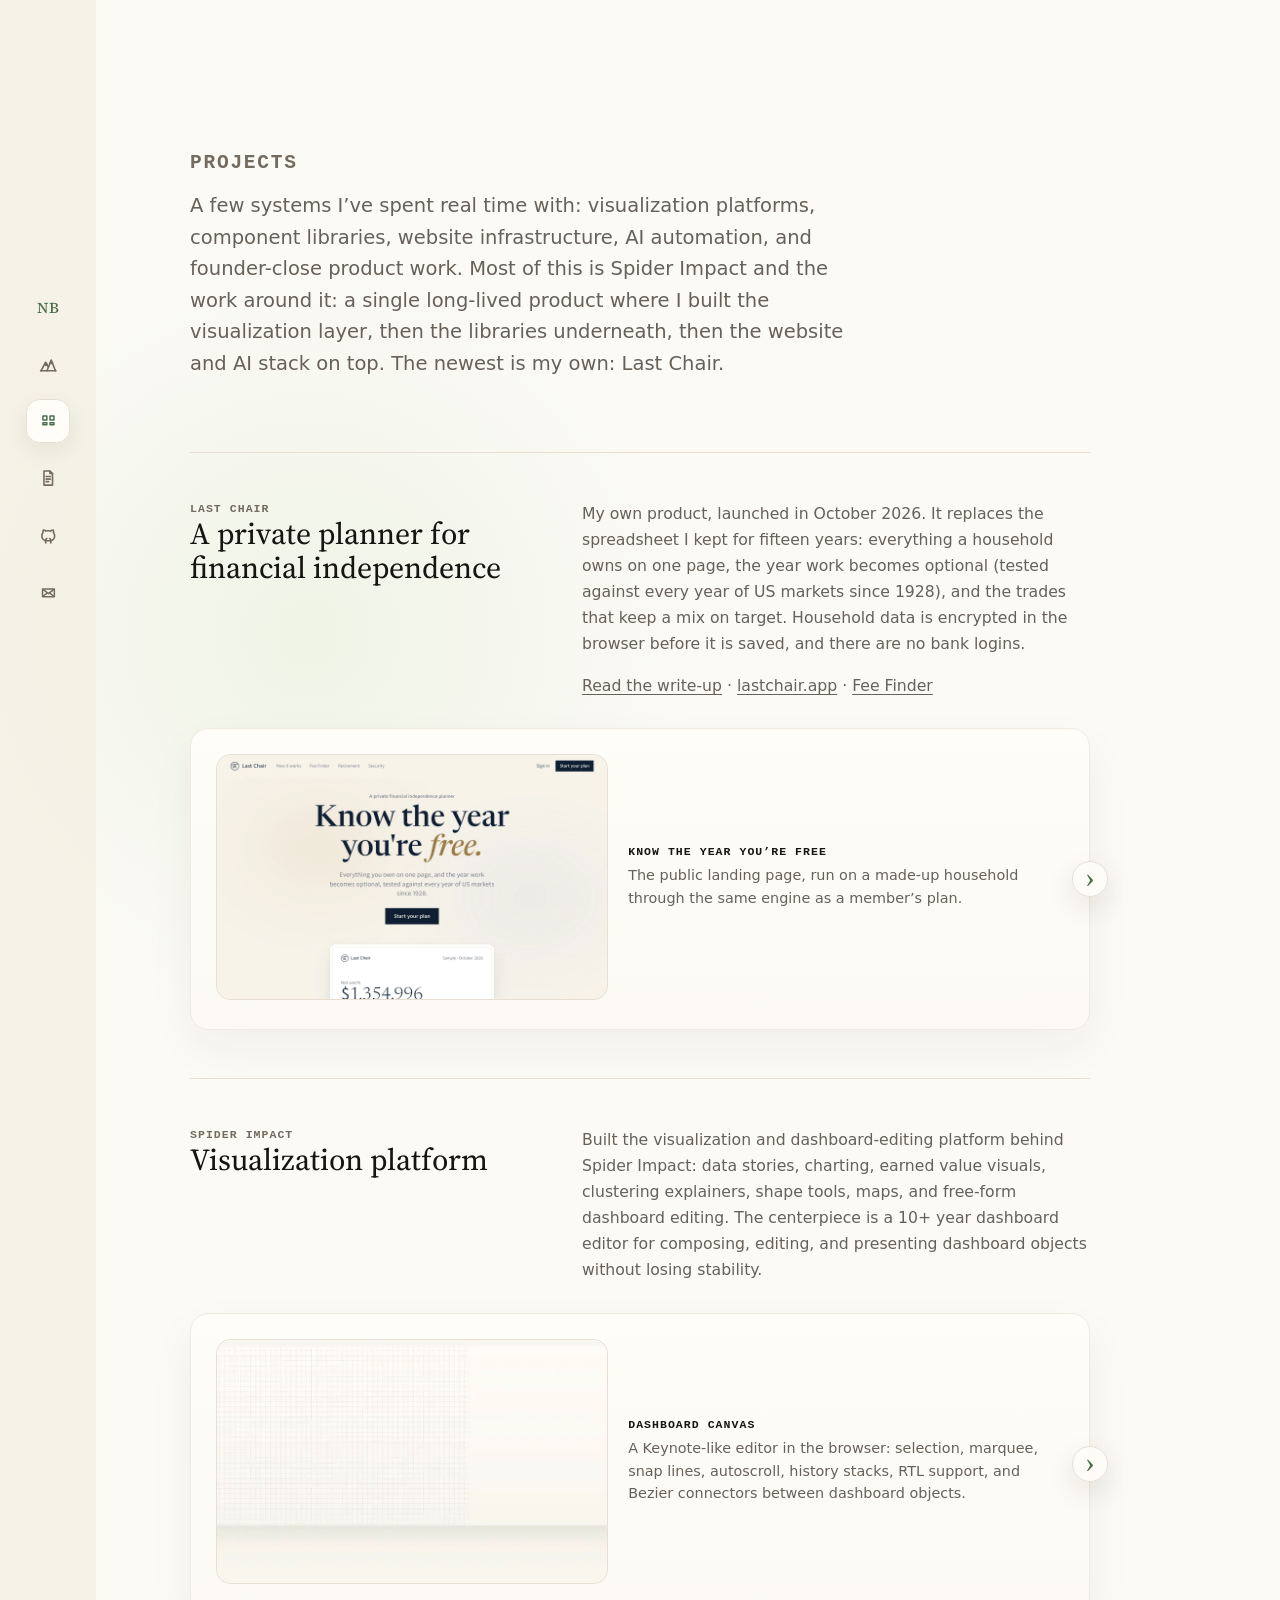
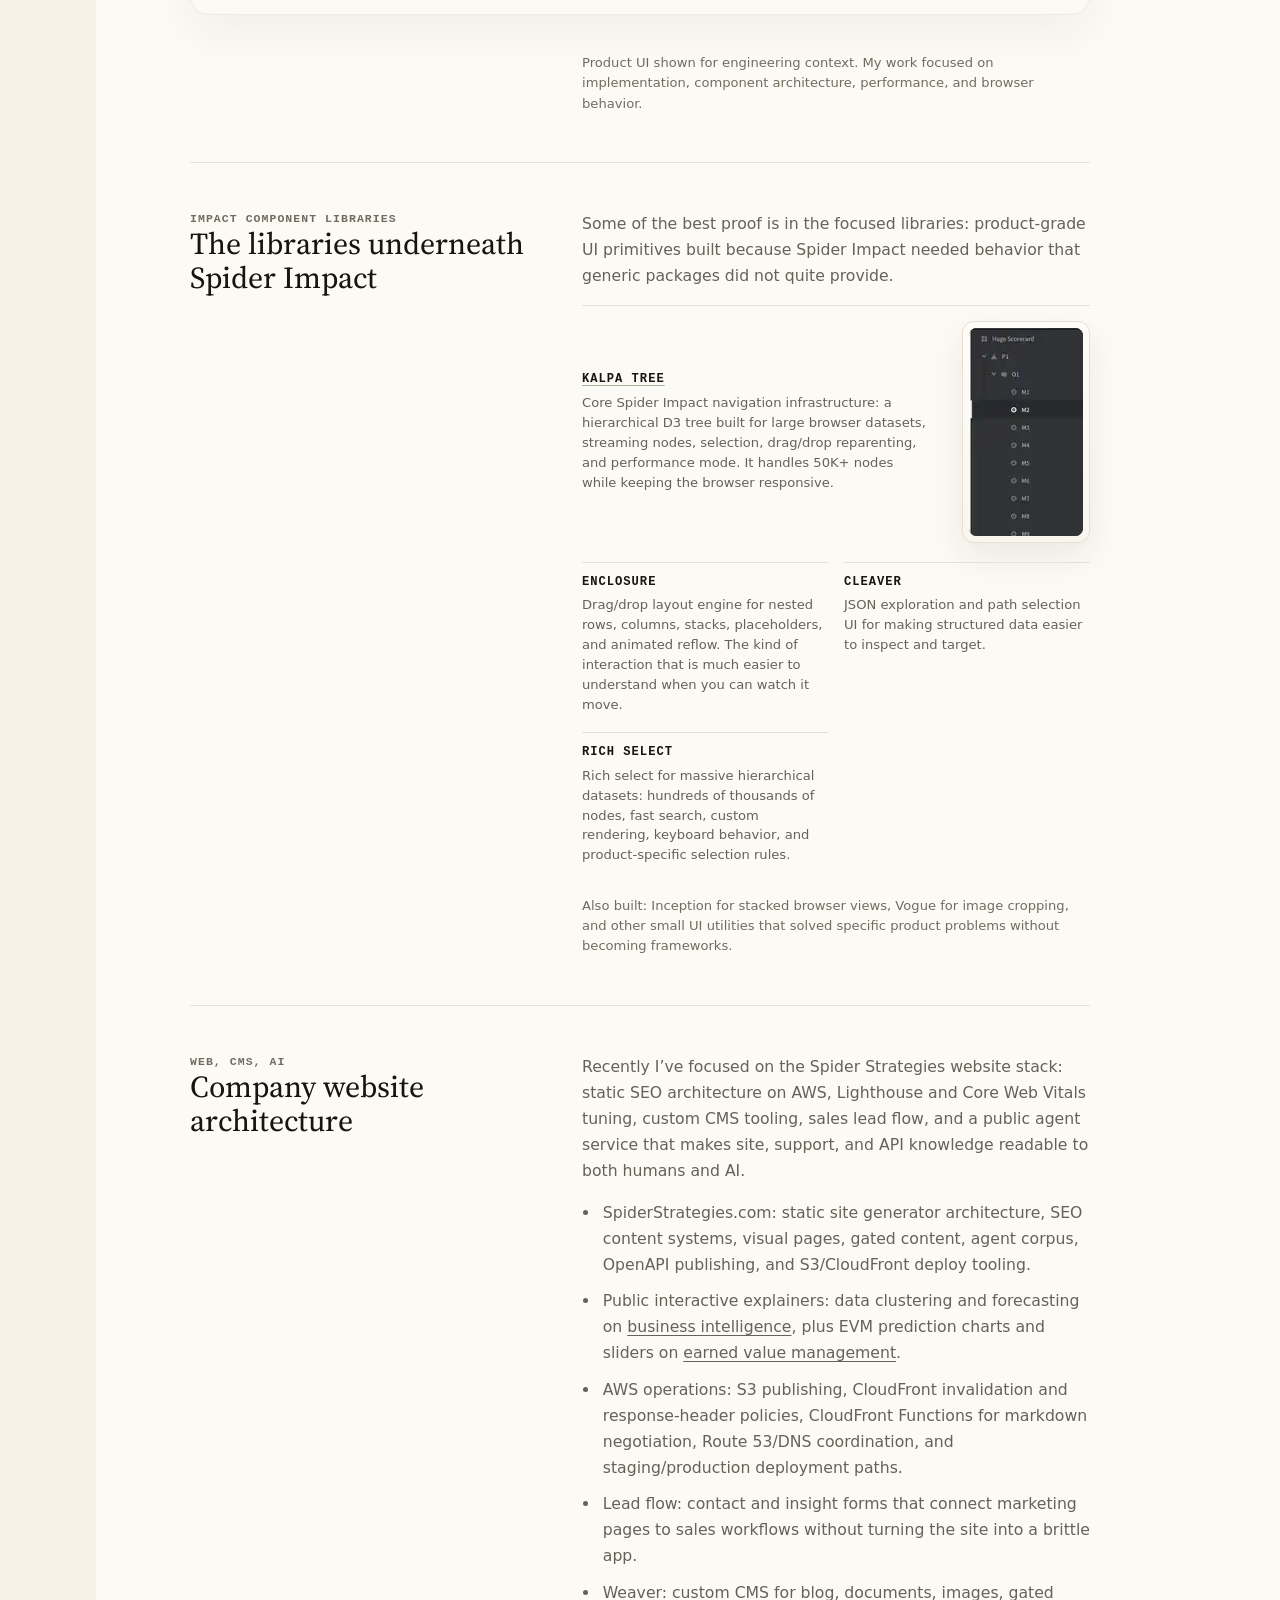
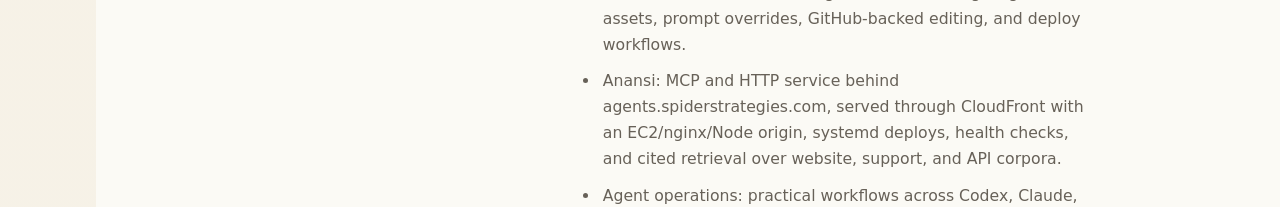
<file: projects.html>
<!doctype html>
<html lang="en">
<head>
  <meta charset="utf-8">
  <meta name="viewport" content="width=device-width, initial-scale=1">
  <meta name="robots" content="noindex">
  <meta name="description" content="Projects by Nate Bowser: Last Chair, a private financial independence planner; the Spider Impact visualization platform, Kalpa Tree and other component libraries, the Spider Strategies website and Anansi agent stack, Dash, and developer enablement.">
  <meta property="og:title" content="Projects · Nate Bowser">
  <meta property="og:description" content="Projects by Nate Bowser: Last Chair, a private financial independence planner; the Spider Impact visualization platform, Kalpa Tree and other component libraries, the Spider Strategies website and Anansi agent stack, Dash, and developer enablement.">
  <meta property="og:url" content="https://natebowser.com/projects/">
  <meta property="og:image" content="https://natebowser.com/assets/og-card.png">
  <meta property="og:image:width" content="1200">
  <meta property="og:image:height" content="630">
  <meta property="og:type" content="website">
  <meta name="twitter:card" content="summary_large_image">
  <meta name="twitter:title" content="Projects · Nate Bowser">
  <meta name="twitter:description" content="Projects by Nate Bowser: Last Chair, a private financial independence planner; the Spider Impact visualization platform, Kalpa Tree and other component libraries, the Spider Strategies website and Anansi agent stack, Dash, and developer enablement.">
  <meta name="twitter:image" content="https://natebowser.com/assets/og-card.png">
  <meta http-equiv="refresh" content="0; url=/projects/">
  <link rel="canonical" href="https://natebowser.com/projects/">
  <link rel="icon" href="/favicon.svg" type="image/svg+xml">
  <title>Redirecting to Projects - Nate Bowser</title>
</head>
<body>
  <p><a href="/projects/">Continue to Projects</a></p>
  <!-- Cloudflare Web Analytics -->
  <script defer src="https://static.cloudflareinsights.com/beacon.min.js" data-cf-beacon='{"token": "d8d77d1602594b84b327955f184ced5c"}'></script>
  <!-- End Cloudflare Web Analytics -->
</body>
</html>
</file>
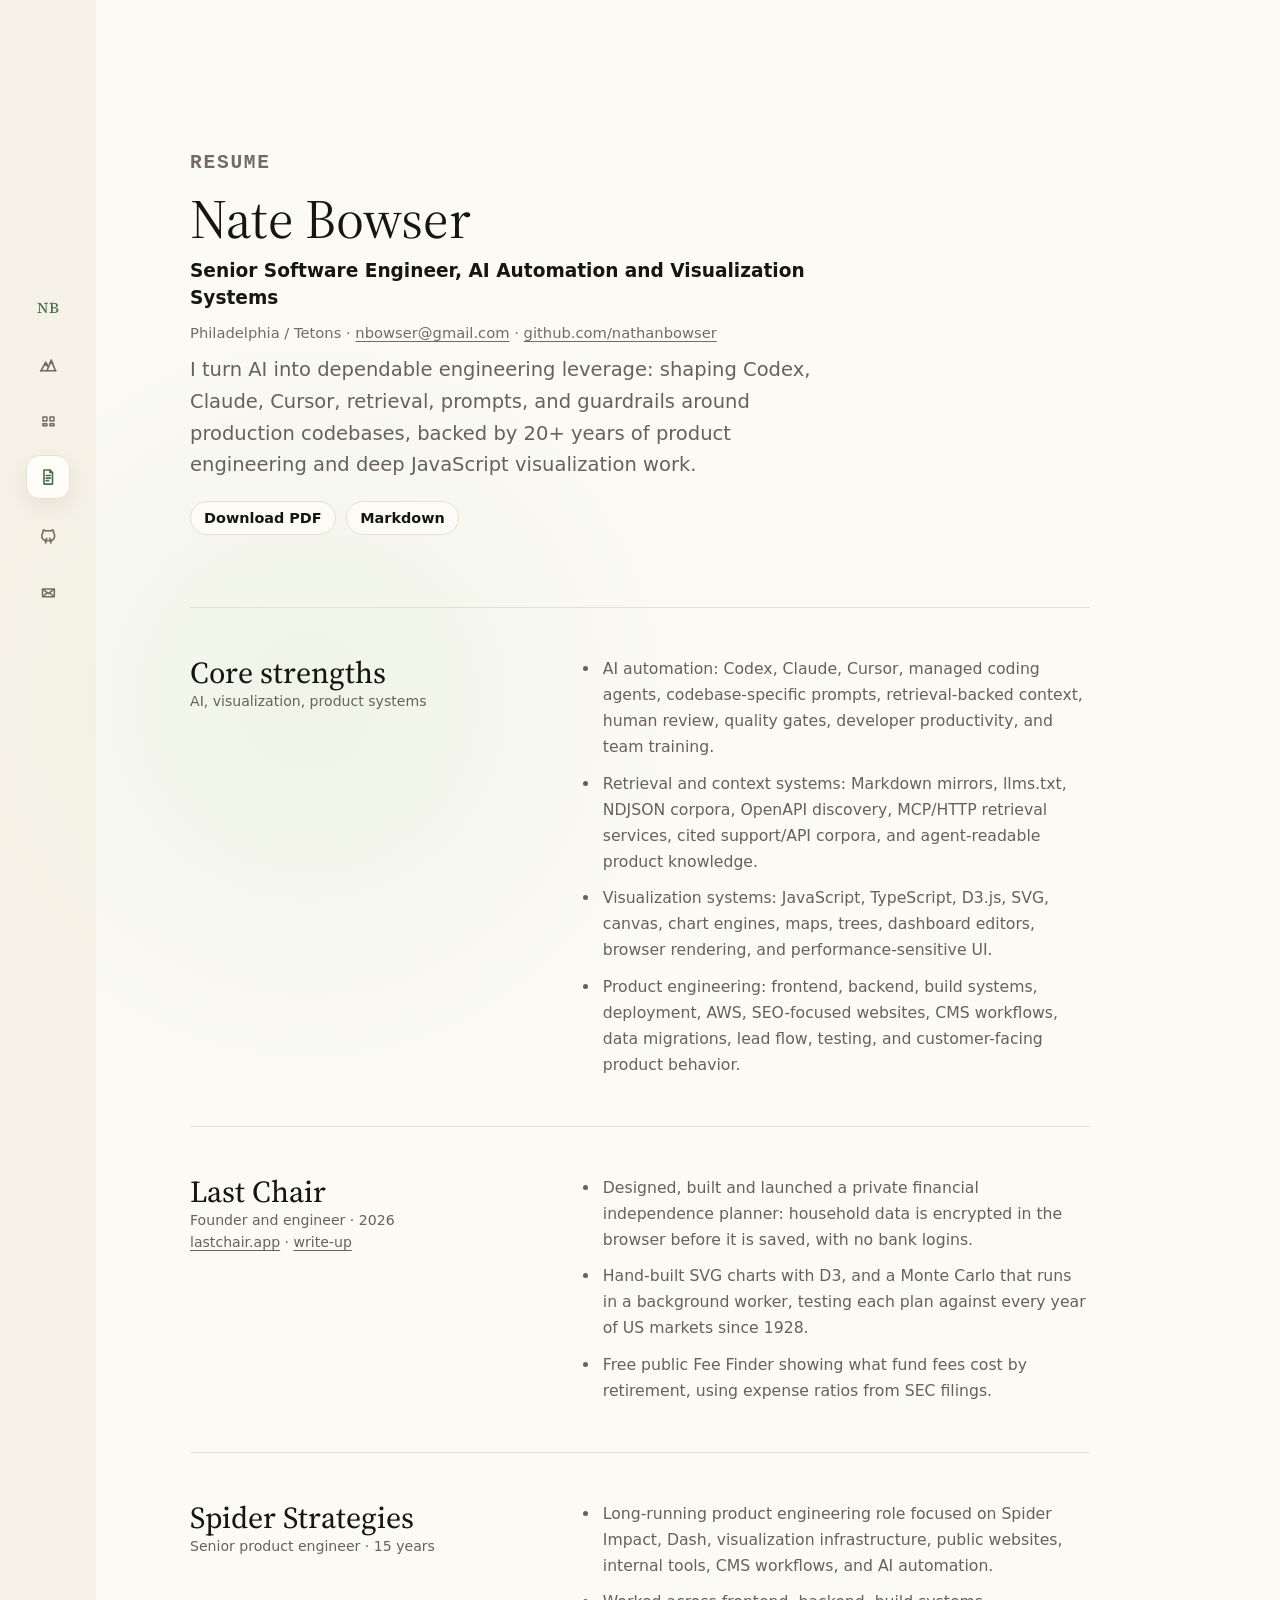
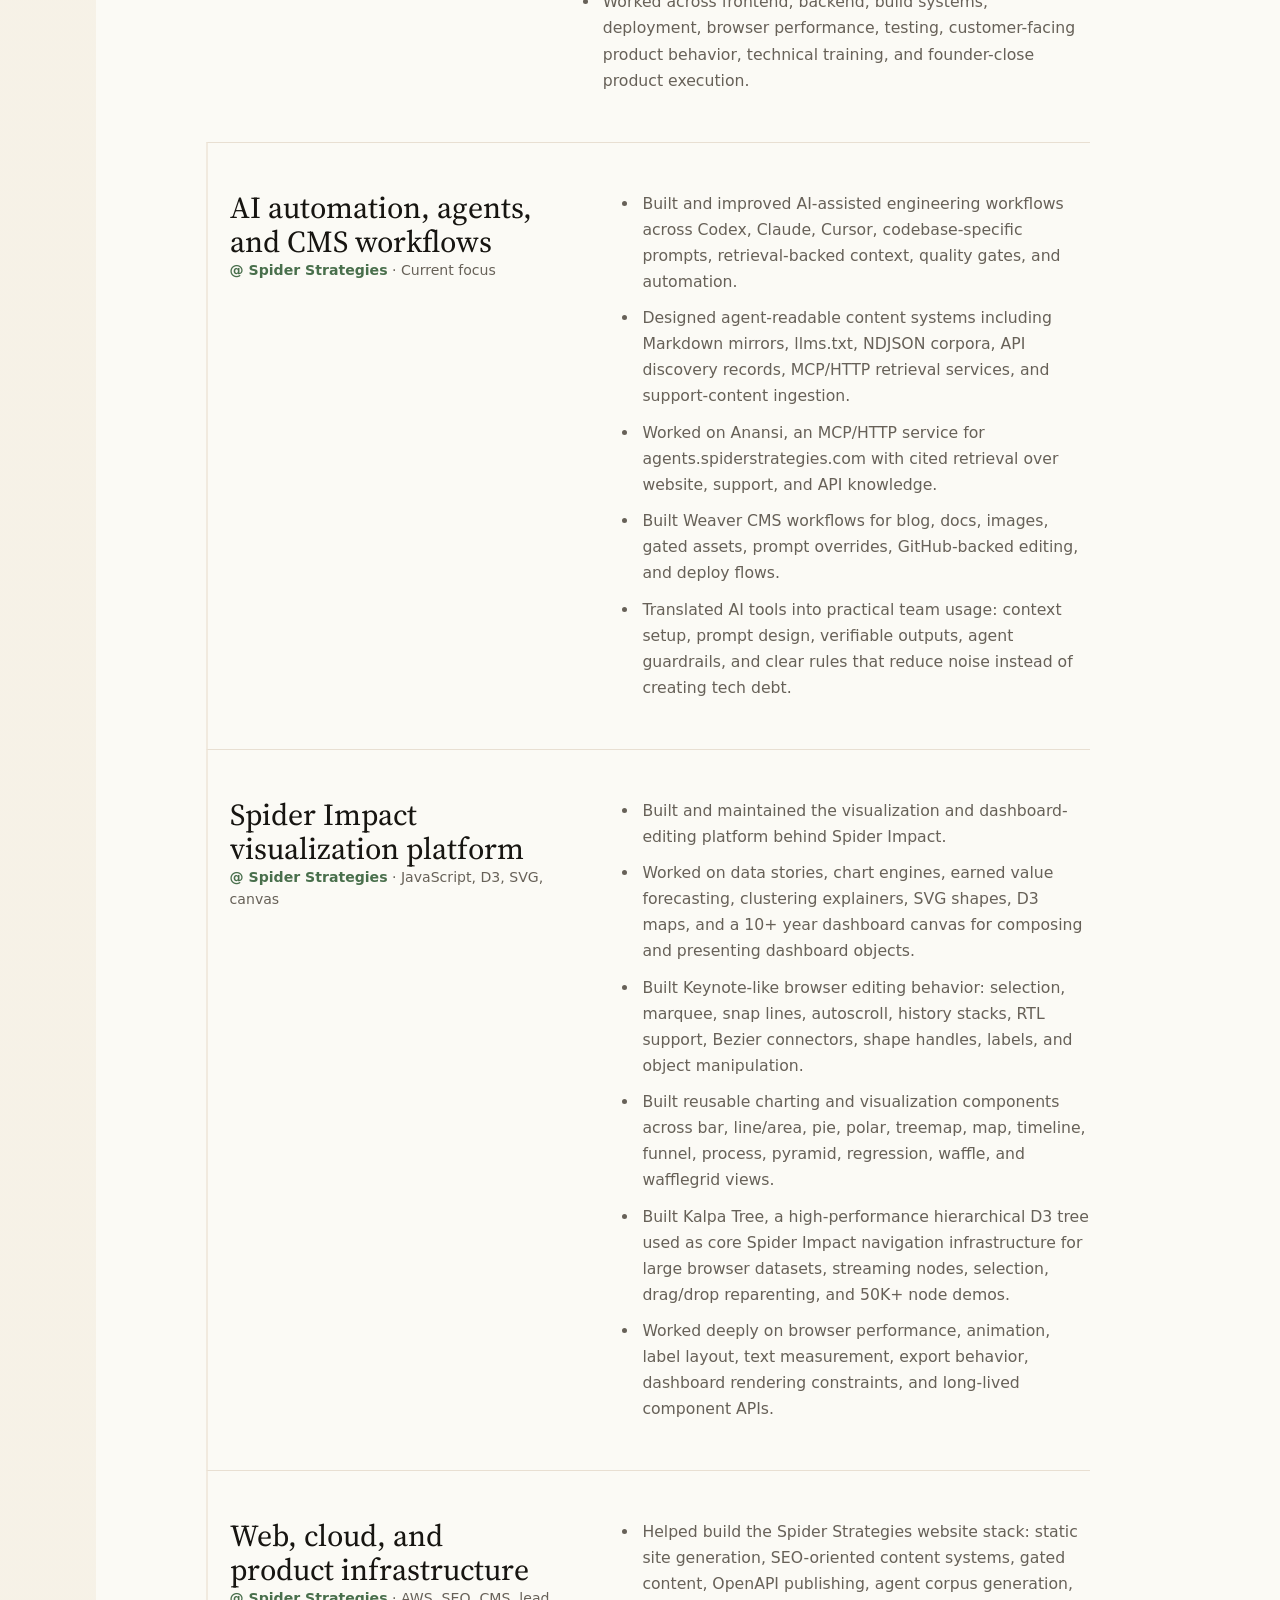
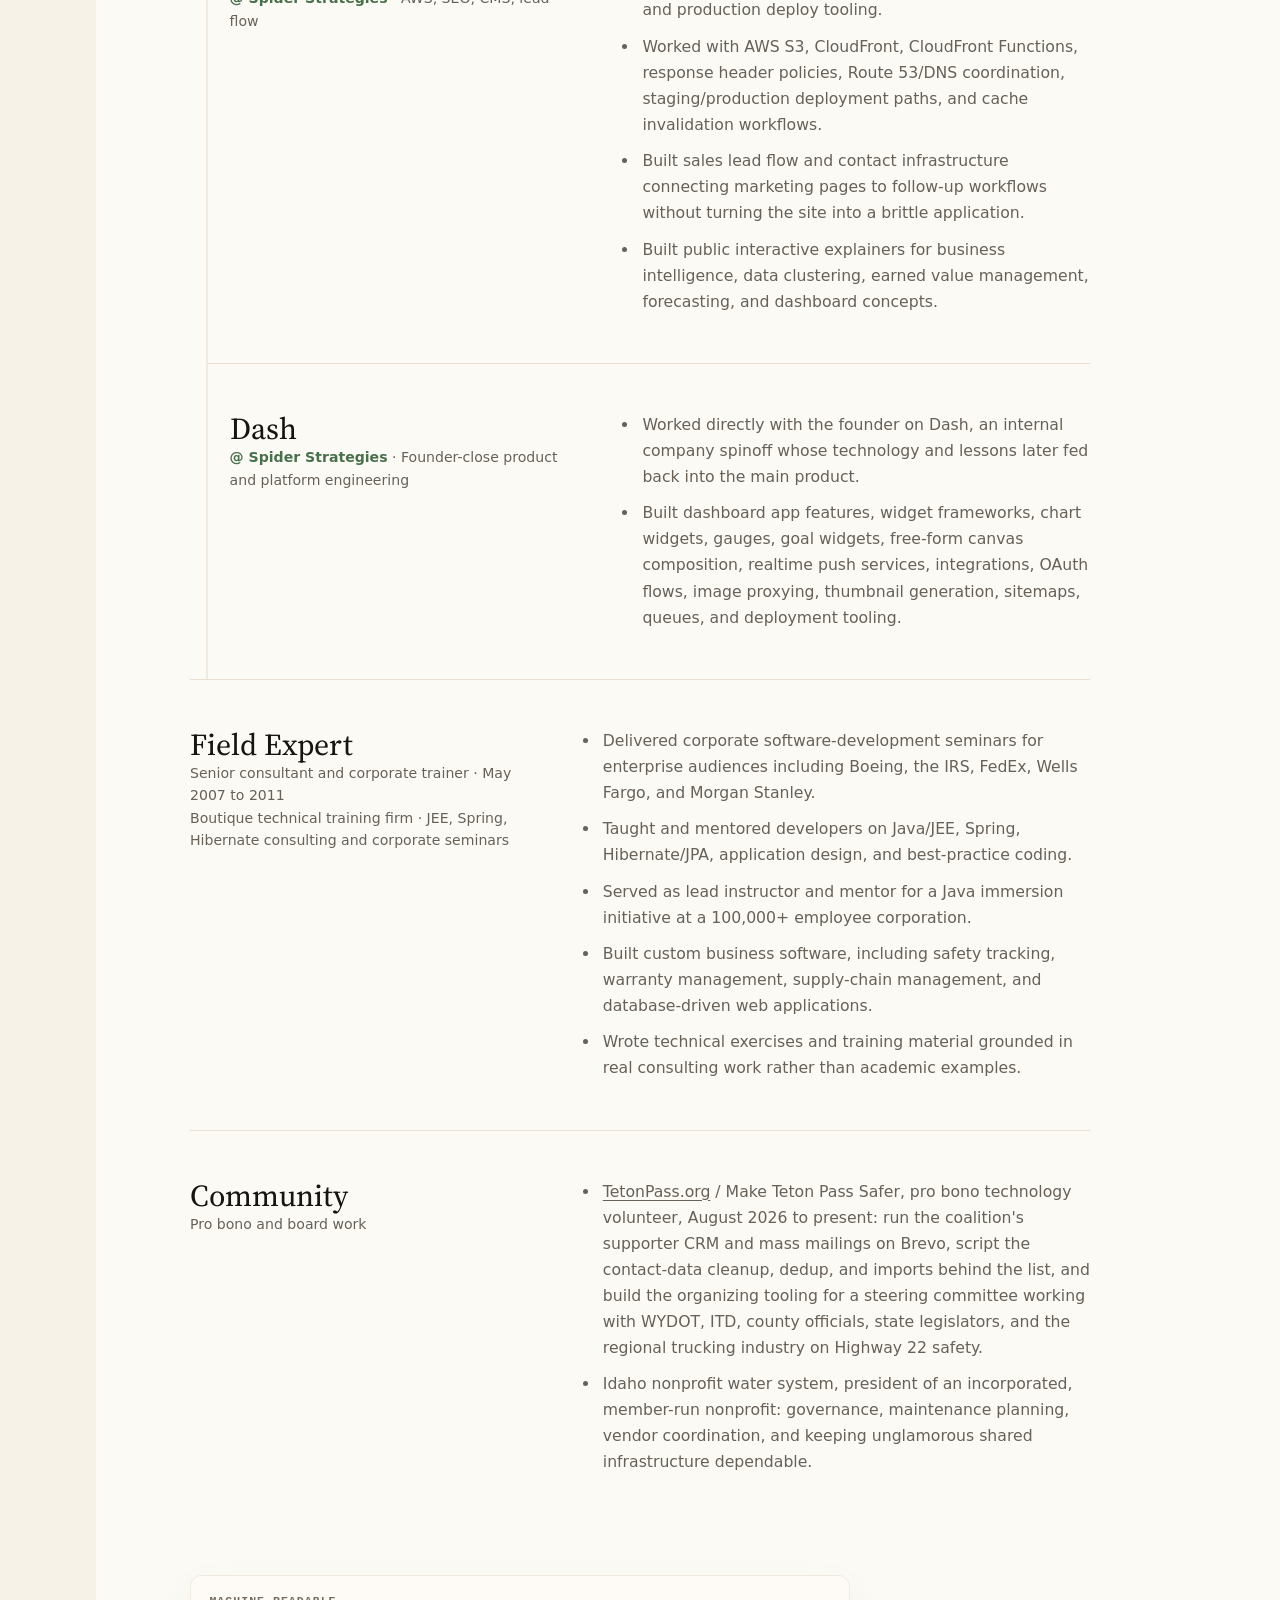
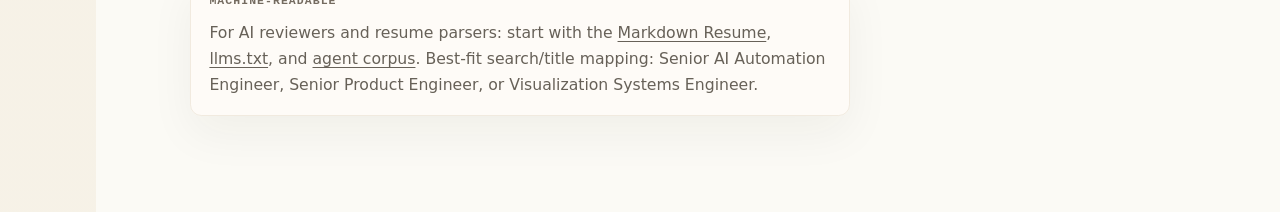
<file: resume.html>
<!doctype html>
<html lang="en">
<head>
  <meta charset="utf-8">
  <meta name="viewport" content="width=device-width, initial-scale=1">
  <meta name="robots" content="noindex">
  <meta name="description" content="Resume for Nate Bowser: senior software engineer focused on AI automation, managed coding agents, JavaScript visualization systems, dashboard software, and developer enablement.">
  <meta property="og:title" content="Resume · Nate Bowser">
  <meta property="og:description" content="Resume for Nate Bowser: senior software engineer focused on AI automation, managed coding agents, JavaScript visualization systems, dashboard software, and developer enablement.">
  <meta property="og:url" content="https://natebowser.com/resume/">
  <meta property="og:image" content="https://natebowser.com/assets/og-card.png">
  <meta property="og:image:width" content="1200">
  <meta property="og:image:height" content="630">
  <meta property="og:type" content="website">
  <meta name="twitter:card" content="summary_large_image">
  <meta name="twitter:title" content="Resume · Nate Bowser">
  <meta name="twitter:description" content="Resume for Nate Bowser: senior software engineer focused on AI automation, managed coding agents, JavaScript visualization systems, dashboard software, and developer enablement.">
  <meta name="twitter:image" content="https://natebowser.com/assets/og-card.png">
  <meta http-equiv="refresh" content="0; url=/resume/">
  <link rel="canonical" href="https://natebowser.com/resume/">
  <link rel="icon" href="/favicon.svg" type="image/svg+xml">
  <title>Redirecting to Resume - Nate Bowser</title>
</head>
<body>
  <p><a href="/resume/">Continue to Resume</a></p>
  <!-- Cloudflare Web Analytics -->
  <script defer src="https://static.cloudflareinsights.com/beacon.min.js" data-cf-beacon='{"token": "d8d77d1602594b84b327955f184ced5c"}'></script>
  <!-- End Cloudflare Web Analytics -->
</body>
</html>
</file>
<file: styles.css>
@layer reset, base, layout, components, responsive;

@layer reset {
  *,
  *::before,
  *::after {
    box-sizing: border-box;
  }

  html {
    scroll-behavior: smooth;
  }

  body,
  h1,
  h2,
  h3,
  figure,
  p,
  ul {
    margin: 0;
  }

  ul {
    padding: 0;
  }

  li {
    list-style: none;
  }

  a {
    color: inherit;
  }
}

@layer base {
  @font-face {
    font-family: "Source Serif 4";
    font-display: swap;
    font-style: normal;
    font-weight: 400 700;
    src: url("/assets/fonts/source-serif-4-latin.woff2") format("woff2");
    unicode-range: U+0000-00FF, U+0131, U+0152-0153, U+02BB-02BC, U+02C6, U+02DA, U+02DC, U+0304, U+0308, U+0329, U+2000-206F, U+20AC, U+2122, U+2191, U+2193, U+2212, U+2215, U+FEFF, U+FFFD;
  }

  :root {
    color-scheme: light;
    --bg: #fbfaf5;
    --surface: #fffdf8;
    --ink: #171511;
    --muted: #676158;
    --faint: #746b60;
    --line: #e8dfd2;
    --soft-line: #f1eadf;
    --accent: #496f4c;
    --accent-soft: #edf4e8;
    --shadow: 0 18px 46px rgb(44 34 22 / 5%);
    --rail-width: 6rem;
    --max: 900px;
    --measure: 660px;
    --serif: "New York", "Iowan Old Style", "Source Serif 4", Charter, "Bitstream Charter", "Sitka Text", Cambria, Georgia, serif;
  }

  body {
    min-block-size: 100vh;
    color: var(--ink);
    background:
      radial-gradient(circle at 24% 14%, rgb(232 240 221 / 62%), transparent 24rem),
      linear-gradient(90deg, rgb(244 238 225 / 70%) 0 var(--rail-width), transparent var(--rail-width)),
      var(--bg);
    font-family:
      ui-sans-serif,
      system-ui,
      -apple-system,
      BlinkMacSystemFont,
      "Segoe UI",
      sans-serif;
    text-rendering: optimizeLegibility;
    -webkit-font-smoothing: antialiased;
  }

  h1,
  h2,
  h3 {
    max-inline-size: var(--measure);
    letter-spacing: 0;
  }

  h1 {
    font-family: var(--serif);
    font-size: clamp(2.35rem, 4.45vw, 3.45rem);
    font-weight: 400;
    line-height: 1.04;
    text-wrap: balance;
  }

  h2 {
    font-family: var(--serif);
    font-size: clamp(1.35rem, 2.8vw, 1.9rem);
    font-weight: 450;
    line-height: 1.12;
    text-wrap: balance;
  }

  h3 {
    font-size: 1rem;
    line-height: 1.3;
  }

  p,
  li {
    max-inline-size: var(--measure);
    color: var(--muted);
    font-size: .98rem;
    line-height: 1.66;
  }

  a {
    text-decoration-thickness: .08em;
    text-underline-offset: .22em;
  }

  a:hover {
    color: var(--accent);
  }

  ::selection {
    color: var(--ink);
    background: #eee7db;
  }
}

@layer layout {
  .site-header,
  main,
  .site-footer {
    inline-size: min(var(--max), calc(100% - var(--rail-width) - 4rem));
    margin-inline: max(8.25rem, calc((100% - var(--max)) / 2)) auto;
  }

  .site-header {
    display: none;
    align-items: baseline;
    justify-content: space-between;
    gap: 1.5rem;
    padding-block: 2.1rem 1.6rem;
  }

  main {
    padding-block: clamp(4rem, 8vw, 6rem) clamp(4rem, 8vw, 6rem);
  }

  .hero,
  .home,
  .page-intro {
    display: grid;
    gap: 1rem;
    padding-block-end: clamp(3rem, 8vw, 5rem);
  }

  .page-intro {
    gap: .65rem;
    padding-block-start: clamp(1.75rem, 5vw, 3.25rem);
    padding-block-end: clamp(2.5rem, 7vw, 4.5rem);
  }

  .home {
    min-block-size: min(54rem, calc(100vh - 7rem));
    align-content: center;
    gap: 1.05rem;
    position: relative;
  }

  .home h1 {
    max-inline-size: 46rem;
  }

  .home .lede {
    max-inline-size: 46rem;
  }

  .index-grid {
    display: grid;
    grid-template-columns: repeat(3, minmax(0, 1fr));
    gap: clamp(1.35rem, 3vw, 2.25rem);
    padding-block: clamp(2.5rem, 6vw, 4.25rem);
    border-block-start: 1px solid var(--line);
  }

  .section {
    padding-block: clamp(2.25rem, 6vw, 4rem);
    border-block-start: 1px solid var(--line);
  }

  .section.narrow {
    max-inline-size: var(--measure);
  }

  .about-essay {
    display: grid;
    gap: .75rem;
    padding-block-start: clamp(1.5rem, 4vw, 2.5rem);
  }

  .about-intro + .about-essay {
    border-block-start: 0;
    padding-block-start: 1rem;
  }

  .about-intro {
    display: grid;
    max-inline-size: var(--measure);
    gap: 0;
    padding-block-end: clamp(2rem, 5vw, 3.25rem);
  }

  .section-heading {
    display: grid;
    gap: .45rem;
    margin-block-end: 1.35rem;
  }

  .work-item,
  .resume-block {
    display: grid;
    grid-template-columns: minmax(18rem, 22rem) minmax(0, 1fr);
    gap: clamp(1.25rem, 4vw, 2.5rem);
    padding-block: clamp(2rem, 4.5vw, 3rem);
    border-block-start: 1px solid var(--line);
  }

  .work-copy {
    display: grid;
    gap: 1rem;
    min-inline-size: 0;
  }

  .feature-work {
    row-gap: clamp(1.25rem, 3vw, 1.85rem);
  }

  .feature-work .component-reel-wrap {
    grid-column: 1 / -1;
    max-inline-size: 100%;
    margin-block-start: 0;
  }

  .work-item > *,
  .resume-block > * {
    min-inline-size: 0;
  }

  .agent-note {
    display: grid;
    gap: .7rem;
    max-inline-size: var(--measure);
    margin-block-start: clamp(2rem, 5vw, 3.25rem);
    padding: 1.05rem 1.15rem;
    border: 1px solid var(--soft-line);
    border-radius: .7rem;
    background: rgb(255 253 248 / 72%);
    box-shadow: var(--shadow);
  }

  .resume-actions {
    display: flex;
    flex-wrap: wrap;
    gap: .65rem;
    margin-block-start: .6rem;
  }

  .site-footer {
    display: none;
    justify-content: space-between;
    gap: 1rem;
    padding-block: 1.5rem 2rem;
    border-block-start: 1px solid var(--line);
  }
}

@layer components {
  .icon-sprite {
    position: absolute;
    inline-size: 0;
    block-size: 0;
    overflow: hidden;
  }

  .visually-hidden {
    position: absolute;
    inline-size: 1px;
    block-size: 1px;
    margin: -1px;
    padding: 0;
    overflow: hidden;
    clip: rect(0 0 0 0);
    white-space: nowrap;
    border: 0;
  }

  .rail {
    position: fixed;
    inset-block-start: 50%;
    inset-inline-start: calc((var(--rail-width) - 2.75rem) / 2);
    z-index: 10;
    display: grid;
    gap: .8rem;
    transform: translateY(-50%);
  }

  .rail a {
    display: grid;
    place-items: center;
    inline-size: 2.75rem;
    block-size: 2.75rem;
    border: 1px solid transparent;
    border-radius: .85rem;
    color: var(--faint);
    background: transparent;
    font-size: .76rem;
    font-weight: 800;
    line-height: 1;
    text-decoration: none;
    transition:
      color .18s ease,
      background-color .18s ease,
      border-color .18s ease,
      transform .18s ease;
  }

  .rail svg {
    inline-size: 1.18rem;
    block-size: 1.18rem;
    fill: none;
    stroke: currentColor;
    stroke-width: 1.9;
    stroke-linecap: round;
    stroke-linejoin: round;
  }

  .rail a[aria-label="Resume"] svg,
  .rail a[aria-label="About"] svg,
  .rail a[aria-label="GitHub"] svg {
    inline-size: 1.28rem;
    block-size: 1.28rem;
  }

  .rail .rail-mark {
    color: var(--accent);
    font-family: var(--serif);
    font-size: .95rem;
    font-weight: 500;
    letter-spacing: .03em;
  }

  .rail a:hover,
  .rail a[aria-current="page"] {
    color: var(--accent);
    background: var(--surface);
    border-color: var(--line);
    box-shadow: 0 8px 22px rgb(38 32 22 / 7%);
    transform: translateY(-1px);
  }

  .brand {
    color: var(--ink);
    font-weight: 650;
    text-decoration: none;
  }

  nav {
    display: flex;
    align-items: center;
    gap: 1.1rem;
  }

  nav a {
    color: var(--muted);
    font-size: .95rem;
    font-weight: 500;
    text-decoration: none;
  }

  nav a:hover,
  nav a[aria-current="page"] {
    color: var(--ink);
  }

  .site-header nav a svg {
    inline-size: 1.1rem;
    block-size: 1.1rem;
    fill: none;
    stroke: currentColor;
    stroke-width: 1.9;
    stroke-linecap: round;
    stroke-linejoin: round;
  }

  .kicker {
    color: var(--faint);
    font-family: ui-monospace, SFMono-Regular, Menlo, Consolas, "Liberation Mono", monospace;
    font-size: .72rem;
    font-weight: 700;
    letter-spacing: .09em;
    line-height: 1.4;
    text-transform: uppercase;
  }

  .lede,
  .page-intro > p {
    font-size: clamp(1.06rem, 1.7vw, 1.22rem);
    line-height: 1.62;
  }

  .page-intro .resume-title {
    color: var(--ink);
    font-size: clamp(1.03rem, 1.5vw, 1.16rem);
    font-weight: 650;
    line-height: 1.45;
  }

  .page-intro .resume-contact {
    color: var(--faint);
    font-size: .92rem;
    line-height: 1.5;
  }

  .profile-points {
    display: grid;
    gap: .58rem;
    margin-block-start: .55rem;
  }

  .profile-points li {
    position: relative;
    padding-inline-start: 1.35rem;
    color: #504b44;
    font-size: .95rem;
    line-height: 1.55;
  }

  .profile-points li::before {
    content: "";
    position: absolute;
    inset-block-start: .76em;
    inset-inline-start: 0;
    inline-size: .45rem;
    block-size: .45rem;
    border-radius: 999px;
    background: var(--accent);
  }

  .link-line {
    display: flex;
    flex-wrap: wrap;
    gap: .9rem;
    margin-block-start: .4rem;
  }

  .link-line a::after {
    content: " ->";
    text-decoration: none;
  }

  .home-links {
    display: flex;
    flex-wrap: wrap;
    gap: .7rem .8rem;
    margin-block-start: 1rem;
  }

  .home-links a {
    display: inline-flex;
    align-items: center;
    min-block-size: 2.25rem;
    padding-inline: .88rem;
    border: 1px solid var(--line);
    border-radius: 999px;
    color: var(--ink);
    background: rgb(255 253 248 / 72%);
    font-weight: 650;
    text-decoration: none;
    box-shadow: 0 1px 0 rgb(255 255 255 / 72%) inset;
  }

  .home-links a:hover {
    border-color: color-mix(in srgb, var(--accent) 45%, var(--line));
    color: var(--accent);
    background: var(--accent-soft);
  }

  .resume-actions a {
    display: inline-flex;
    align-items: center;
    min-block-size: 2.15rem;
    padding-inline: .82rem;
    border: 1px solid var(--line);
    border-radius: 999px;
    color: var(--ink);
    background: rgb(255 253 248 / 72%);
    font-size: .9rem;
    font-weight: 650;
    text-decoration: none;
  }

  .resume-actions a:hover {
    border-color: color-mix(in srgb, var(--accent) 45%, var(--line));
    color: var(--accent);
    background: var(--accent-soft);
  }

  .index-grid article {
    display: grid;
    align-content: start;
    gap: .65rem;
    padding-block-start: 1.15rem;
    border-block-start: 1px solid var(--line);
  }

  .index-grid h2 {
    font-size: clamp(1.18rem, 2.1vw, 1.5rem);
  }

  .index-grid h2 a {
    text-decoration: none;
  }

  .index-grid h2 a:hover {
    text-decoration: underline;
    text-decoration-thickness: .06em;
    text-underline-offset: .16em;
  }

  .index-grid p:not(.kicker) {
    font-size: .9rem;
    line-height: 1.58;
  }

  .post-list {
    display: grid;
    gap: 1.15rem;
  }

  .post-list li {
    display: grid;
    gap: .12rem;
    padding-block-end: 1.15rem;
    border-block-end: 1px solid var(--line);
  }

  .post-list a {
    color: var(--ink);
    font-size: 1.05rem;
    font-weight: 650;
  }

  .post-list span,
  .meta {
    color: var(--muted);
    font-size: .88rem;
    line-height: 1.6;
  }

  .resume-subrole {
    margin-inline-start: clamp(.5rem, 2vw, 1rem);
    padding-inline-start: clamp(1rem, 2vw, 1.35rem);
    border-inline-start: 2px solid var(--soft-line);
  }

  .role-context {
    color: var(--accent);
    font-weight: 700;
  }

  .plain-list {
    display: grid;
    gap: .65rem;
  }

  .plain-list li {
    list-style: disc;
    margin-inline-start: 1.1rem;
    padding-inline-start: .2rem;
  }

  .library-grid {
    display: grid;
    grid-template-columns: repeat(2, minmax(0, 1fr));
    column-gap: 1rem;
    row-gap: .15rem;
    max-inline-size: 42rem;
  }

  .library-grid article {
    display: grid;
    align-content: start;
    gap: .28rem;
    padding-block: .78rem .9rem;
    border-block-start: 1px solid var(--line);
  }

  .library-grid .library-feature {
    grid-column: 1 / -1;
    grid-template-columns: minmax(0, 1fr) minmax(8rem, 9.25rem);
    column-gap: 1rem;
    align-items: center;
    padding-block: .95rem 1rem;
  }

  .library-feature > div:first-child {
    display: grid;
    gap: .38rem;
  }

  .library-grid h3 {
    color: var(--ink);
    font-family: ui-monospace, SFMono-Regular, Menlo, Consolas, "Liberation Mono", monospace;
    font-size: .76rem;
    font-weight: 700;
    letter-spacing: .08em;
    text-transform: uppercase;
  }

  .library-grid h3 a {
    text-decoration-color: color-mix(in srgb, var(--accent) 42%, var(--line));
  }

  .library-grid p {
    font-size: .82rem;
    line-height: 1.52;
  }

  .library-feature p {
    max-inline-size: 38rem;
  }

  .library-demo {
    grid-column: 2;
    justify-self: end;
    inline-size: 8rem;
    max-inline-size: 100%;
    padding: .38rem;
    border: 1px solid var(--line);
    border-radius: .75rem;
    background:
      linear-gradient(180deg, rgb(255 253 248 / 72%), rgb(244 240 230 / 54%)),
      var(--surface);
    box-shadow: 0 14px 34px rgb(38 32 22 / 8%);
  }

  .library-demo img {
    display: block;
    inline-size: 100%;
    block-size: 13rem;
    border-radius: .48rem;
    background: #2d3233;
    object-fit: cover;
    object-position: top left;
  }

  .quiet-note {
    max-inline-size: 42rem;
    color: var(--faint);
    font-size: .82rem;
    line-height: 1.55;
  }

  .component-reel-wrap {
    position: relative;
    inline-size: 100%;
    max-inline-size: min(100%, 42rem);
    margin-block-start: .35rem;
  }

  .feature-work .component-reel-wrap {
    max-inline-size: 100%;
    margin-block-start: 0;
  }

  .product-context {
    grid-column: 2;
    margin-block-start: .55rem;
  }

  .component-reel {
    display: flex;
    gap: 1rem;
    max-inline-size: 100%;
    overflow: auto hidden;
    overscroll-behavior-inline: contain;
    padding: .45rem .45rem .75rem;
    border: 1px solid var(--soft-line);
    border-radius: 1.15rem;
    background:
      linear-gradient(180deg, rgb(255 253 248 / 82%), rgb(250 248 241 / 72%)),
      var(--surface);
    box-shadow: var(--shadow);
    scroll-padding-inline: .45rem;
    scroll-snap-type: inline mandatory;
    scrollbar-width: none;
  }

  .component-reel::-webkit-scrollbar {
    display: none;
  }

  .component-reel figure {
    flex: 0 0 100%;
    display: grid;
    grid-template-columns: minmax(13rem, .9fr) minmax(12rem, 1fr);
    align-items: center;
    gap: clamp(.9rem, 2vw, 1.25rem);
    min-inline-size: 0;
    max-inline-size: 100%;
    padding: clamp(.85rem, 2vw, 1.1rem);
    scroll-snap-align: start;
  }

  .reel-button {
    position: absolute;
    z-index: 1;
    inset-block-start: 50%;
    display: grid;
    place-items: center;
    inline-size: 2.25rem;
    block-size: 2.25rem;
    border: 1px solid var(--line);
    border-radius: 999px;
    color: var(--accent);
    background: rgb(255 253 248 / 88%);
    box-shadow: 0 10px 28px rgb(38 32 22 / 10%);
    cursor: pointer;
    transform: translateY(-50%);
  }

  .reel-button:hover {
    border-color: color-mix(in srgb, var(--accent) 45%, var(--line));
    background: var(--surface);
  }

  .reel-button span {
    display: block;
    margin-block-start: -.14rem;
    font-family: Georgia, serif;
    font-size: 1.85rem;
    line-height: 1;
  }

  .reel-button[hidden] {
    display: none;
  }

  .reel-button-prev {
    inset-inline-start: -.72rem;
  }

  .reel-button-next {
    inset-inline-end: -.72rem;
  }

  .feature-work .reel-button-prev {
    inset-inline-start: -1.125rem;
  }

  .feature-work .reel-button-next {
    inset-inline-end: -1.125rem;
  }

  .component-preview {
    display: grid;
    place-items: center;
    aspect-ratio: 16 / 10;
    min-inline-size: 0;
    border: 1px solid var(--line);
    border-radius: .9rem;
    background:
      radial-gradient(circle at 22% 12%, rgb(237 244 232 / 86%), transparent 9rem),
      linear-gradient(135deg, rgb(255 253 248 / 96%), rgb(244 240 230 / 78%));
    box-shadow: inset 0 1px 0 rgb(255 255 255 / 80%);
  }

  .component-preview svg {
    inline-size: min(92%, 24rem);
    block-size: auto;
    overflow: visible;
  }

  .component-animation-preview {
    overflow: hidden;
    padding: 0;
  }

  .component-animation-preview img {
    display: block;
    inline-size: 100%;
    block-size: 100%;
    border-radius: inherit;
    object-fit: cover;
  }

  .component-animation-contain img {
    object-fit: contain;
  }

  .component-animation-contain {
    background: #fff;
  }

  .component-reel figcaption {
    display: grid;
    gap: .35rem;
    color: var(--muted);
    font-size: .9rem;
    line-height: 1.55;
  }

  .component-reel figcaption span {
    color: var(--ink);
    font-family: ui-monospace, SFMono-Regular, Menlo, Consolas, "Liberation Mono", monospace;
    font-size: .72rem;
    font-weight: 700;
    letter-spacing: .09em;
    line-height: 1.2;
    text-transform: uppercase;
  }

  .component-preview svg * {
    vector-effect: non-scaling-stroke;
  }

  .grid-line,
  .axis-line,
  .tree-link,
  .connector,
  .tick,
  .story-path,
  .gantt-row,
  .gantt-bar,
  .forecast-line,
  .evm-goal,
  .evm-work,
  .evm-cost,
  .slider-track,
  .slider-fill {
    fill: none;
    stroke-linecap: round;
    stroke-linejoin: round;
  }

  .grid-line {
    stroke: rgb(146 137 125 / 22%);
    stroke-width: 1;
  }

  .axis-line,
  .tick {
    stroke: rgb(146 137 125 / 55%);
    stroke-width: 1.5;
  }

  .chart-line,
  .gauge-fill,
  .export-arrow,
  .story-path,
  .gantt-bar,
  .forecast-line,
  .evm-work,
  .slider-fill {
    fill: none;
    stroke: var(--accent);
    stroke-linecap: round;
    stroke-linejoin: round;
    stroke-width: 5;
  }

  .area-fill {
    fill: rgb(73 111 76 / 12%);
  }

  .forecast-band {
    fill: rgb(73 111 76 / 10%);
    stroke: rgb(73 111 76 / 28%);
    stroke-width: 1.5;
  }

  .chart-preview circle,
  .gauge-hub,
  .handle,
  .slider-knob {
    fill: var(--accent);
  }

  .canvas-shape,
  .tree-node,
  .shape-box,
  .page,
  .story-card,
  .map-shape {
    fill: rgb(255 253 248 / 90%);
    stroke: rgb(73 111 76 / 58%);
    stroke-width: 2;
  }

  .canvas-shape.alt,
  .story-card.active {
    fill: rgb(237 244 232 / 88%);
  }

  .connector,
  .tree-link {
    stroke: rgb(73 111 76 / 58%);
    stroke-width: 2;
  }

  .tree-node.root {
    fill: var(--accent);
    stroke: var(--accent);
  }

  .tree-node.leaf {
    fill: rgb(237 244 232 / 92%);
  }

  .gauge-track {
    fill: none;
    stroke: rgb(146 137 125 / 20%);
    stroke-linecap: round;
    stroke-width: 18;
  }

  .story-dot,
  .map-point {
    fill: rgb(255 253 248 / 96%);
    stroke: var(--accent);
    stroke-width: 2;
  }

  .story-dot.active,
  .map-point {
    fill: var(--accent);
  }

  .map-shape,
  .cluster-region {
    fill: rgb(237 244 232 / 45%);
  }

  .map-shape.alt,
  .cluster-region.b {
    fill: rgb(146 137 125 / 11%);
    stroke: rgb(146 137 125 / 48%);
  }

  .cluster-region {
    stroke: rgb(73 111 76 / 34%);
    stroke-width: 2;
  }

  .gantt-row {
    stroke: rgb(146 137 125 / 24%);
    stroke-width: 5;
  }

  .gantt-bar {
    stroke-width: 5;
  }

  .gantt-bar.alt {
    stroke: rgb(146 137 125 / 72%);
  }

  .cluster-dot {
    fill: rgb(255 253 248 / 94%);
    stroke-width: 2;
  }

  .cluster-dot.a {
    stroke: var(--accent);
  }

  .cluster-dot.b {
    stroke: rgb(146 137 125 / 78%);
  }

  .evm-goal {
    stroke: rgb(146 137 125 / 58%);
    stroke-width: 4;
  }

  .evm-work {
    stroke-width: 5;
  }

  .evm-cost {
    stroke: rgb(146 137 125 / 82%);
    stroke-width: 4;
  }

  .slider-track {
    stroke: rgb(146 137 125 / 22%);
    stroke-width: 8;
  }

  .slider-fill {
    stroke-width: 8;
  }

  .gauge-fill {
    stroke-width: 18;
  }

  .gauge-needle {
    fill: none;
    stroke: var(--ink);
    stroke-linecap: round;
    stroke-width: 4;
  }

  .shape-path {
    fill: rgb(73 111 76 / 13%);
    stroke: rgb(73 111 76 / 62%);
    stroke-linejoin: round;
    stroke-width: 2;
  }

  .mini-bar {
    fill: rgb(73 111 76 / 46%);
  }

  .mark-lab {
    padding-block-start: clamp(3rem, 7vw, 5rem);
  }

  .mark-grid {
    display: grid;
    grid-template-columns: repeat(3, minmax(0, 1fr));
    gap: clamp(1rem, 2.2vw, 1.5rem);
    border-block-start: 1px solid var(--line);
    padding-block-start: clamp(1.5rem, 4vw, 2.25rem);
  }

  .mark-grid article,
  .treatment-grid article {
    display: grid;
    align-content: start;
    gap: .55rem;
    padding: 1.1rem;
    border: 1px solid var(--soft-line);
    border-radius: .7rem;
    background: rgb(255 253 248 / 64%);
    box-shadow: var(--shadow);
  }

  .mark-grid h2,
  .treatment-grid h2 {
    font-size: 1.25rem;
  }

  .mark-grid p:not(.kicker),
  .treatment-grid p:not(.kicker) {
    font-size: .9rem;
    line-height: 1.58;
  }

  .mark-sample {
    display: grid;
    place-items: center;
    inline-size: 4.25rem;
    block-size: 4.25rem;
    margin-block-end: .45rem;
    border: 1px solid var(--line);
    border-radius: .9rem;
    color: var(--accent);
    background: var(--surface);
    box-shadow: 0 8px 22px rgb(38 32 22 / 6%);
  }

  .mark-sample svg {
    inline-size: 2.7rem;
    block-size: 2.7rem;
    fill: none;
    stroke: currentColor;
    stroke-linecap: round;
    stroke-linejoin: round;
    stroke-width: 3;
  }

  .mark-sample.word-mark,
  .mark-sample.no-mark {
    font-family: var(--serif);
    font-size: 1.55rem;
    font-weight: 450;
    letter-spacing: .03em;
  }

  .mark-sample.no-mark {
    color: var(--faint);
  }

  .treatment-grid {
    display: grid;
    grid-template-columns: repeat(3, minmax(0, 1fr));
    gap: clamp(1rem, 2.2vw, 1.5rem);
    margin-block-start: clamp(1rem, 2.2vw, 1.5rem);
  }

  .treatment-sample {
    position: relative;
    display: grid;
    align-content: start;
    min-block-size: 8.25rem;
    margin-block-end: .45rem;
    padding: 1rem;
    overflow: hidden;
    border: 1px solid var(--line);
    border-radius: .9rem;
    background: var(--surface);
    box-shadow: 0 8px 22px rgb(38 32 22 / 6%);
  }

  .ruled-sample {
    gap: .45rem;
    border-block-start: 2px solid var(--line);
  }

  .ruled-sample span,
  .stamp-sample span {
    color: var(--faint);
    font-family: ui-monospace, SFMono-Regular, Menlo, Consolas, "Liberation Mono", monospace;
    font-size: .62rem;
    font-weight: 700;
    letter-spacing: .09em;
    line-height: 1.35;
    text-transform: uppercase;
  }

  .ruled-sample strong {
    color: var(--ink);
    font-family: var(--serif);
    font-size: 1.25rem;
    font-weight: 450;
    line-height: 1.1;
  }

  .ruled-sample p {
    font-size: .74rem;
    line-height: 1.45;
  }

  .stamp-sample {
    place-content: center;
    justify-items: center;
    gap: .3rem;
  }

  .stamp-sample::before {
    content: "";
    position: absolute;
    inset: 1.15rem;
    border: 1px solid color-mix(in srgb, var(--accent) 35%, var(--line));
    border-radius: 999px;
  }

  .stamp-sample span {
    color: var(--accent);
  }

  .contour-sample {
    color: var(--accent);
  }

  .contour-sample svg {
    position: absolute;
    inset: 0;
    inline-size: 100%;
    block-size: 100%;
    fill: none;
    opacity: .22;
    stroke: currentColor;
    stroke-linecap: round;
    stroke-width: 1.8;
  }

  .contact-line {
    margin-block-start: .35rem;
    font-size: 1.06rem;
  }

  .about-essay h2 {
    margin-block-start: 1.65rem;
    color: var(--faint);
    font-family: ui-monospace, SFMono-Regular, Menlo, Consolas, "Liberation Mono", monospace;
    font-size: .72rem;
    font-weight: 700;
    letter-spacing: .09em;
    line-height: 1.4;
    text-transform: uppercase;
  }

  .about-essay h2:first-child {
    margin-block-start: 0;
  }

  .about-essay p + p {
    margin-block-start: -.15rem;
  }

  .about-essay a {
    color: var(--ink);
    text-decoration-color: color-mix(in srgb, var(--accent) 48%, var(--line));
    text-decoration-thickness: .08em;
    text-underline-offset: .22em;
  }

  .about-essay a:hover {
    color: var(--accent);
    text-decoration-color: currentColor;
  }

  .intro-snapshot {
    justify-self: start;
    inline-size: 100%;
    aspect-ratio: 16 / 7;
    margin: 0 0 1rem;
    overflow: hidden;
    transform: rotate(-.25deg);
  }

  .intro-snapshot img {
    display: block;
    inline-size: 100%;
    block-size: 100%;
    object-fit: cover;
    object-position: center 58%;
    border: 1px solid var(--line);
    border-radius: .55rem;
    filter: grayscale(1) sepia(.08) contrast(.98) brightness(1.03);
    box-shadow: 0 12px 28px rgb(38 32 22 / 6%);
  }

  .about-headline {
    margin-block-start: 1rem;
    max-inline-size: 100%;
    color: var(--ink);
    font-size: clamp(1.38rem, 2.45vw, 1.75rem);
    font-weight: 400;
    line-height: 1.38;
    overflow-wrap: break-word;
  }

  .about-intro .intro-snapshot {
    aspect-ratio: 16 / 9;
    margin: 1.25rem 0 0;
    transform: none;
  }

  .about-intro .intro-snapshot img {
    border-radius: .75rem;
    object-position: center 50%;
  }

  .case-shot {
    margin-block: .6rem 1.1rem;
  }

  .about-intro .case-shot {
    margin-block: 1.25rem 0;
  }

  .case-shot img {
    display: block;
    inline-size: 100%;
    block-size: auto;
    border: 1px solid var(--line);
    border-radius: .75rem;
    box-shadow: var(--shadow);
  }

  .about-intro > p:not(.kicker) {
    margin-block-start: 1rem;
    font-size: clamp(.98rem, 1.45vw, 1.05rem);
    line-height: 1.66;
  }

  .note-trigger {
    anchor-name: --race-notes;
    display: inline-flex;
    align-items: baseline;
    transform: translateY(-.08em);
    margin-inline: .22rem;
    padding: .1rem .48rem .08rem;
    border: 1px solid var(--line);
    border-radius: 999px;
    color: var(--ink);
    background: rgb(255 253 248 / 74%);
    cursor: pointer;
    font: 650 .78rem/1.2 ui-sans-serif, system-ui, -apple-system, BlinkMacSystemFont, "Segoe UI", sans-serif;
    font-weight: 650;
    text-decoration: none;
    box-shadow: 0 1px 0 rgb(255 255 255 / 74%) inset;
  }

  .note-trigger::after {
    content: "+";
    margin-inline-start: .28rem;
    color: var(--accent);
    font-size: .84em;
    font-weight: 750;
    line-height: 1;
  }

  .note-trigger:hover {
    color: var(--accent);
    text-decoration-color: currentColor;
  }

  .note-window {
    position-anchor: --race-notes;
    inset: auto;
    inset-block-start: anchor(bottom);
    inset-inline-start: anchor(left);
    margin: .55rem 0 0;
    inline-size: min(34rem, calc(100vw - var(--rail-width) - 3rem));
    max-block-size: min(24rem, calc(100vh - 4rem));
    padding: .85rem .95rem;
    border: 1px solid var(--line);
    border-radius: .55rem;
    background: color-mix(in srgb, var(--surface) 94%, white);
    box-shadow: 0 18px 48px rgb(38 32 22 / 11%);
  }

  .note-window::backdrop {
    background: transparent;
  }

  .note-window ol {
    display: grid;
    gap: .45rem;
    margin: 0;
    padding: 0;
  }

  .note-window li {
    display: grid;
    grid-template-columns: 3.2rem minmax(0, 1fr) auto;
    gap: .65rem;
    align-items: baseline;
    max-inline-size: none;
    color: var(--muted);
    font-size: .88rem;
    line-height: 1.45;
  }

  .note-window span {
    color: var(--faint);
    font-family: ui-monospace, SFMono-Regular, Menlo, Consolas, "Liberation Mono", monospace;
    font-size: .72rem;
    font-weight: 700;
  }

  .note-window a {
    overflow-wrap: anywhere;
    color: var(--ink);
    font-weight: 600;
  }

  .note-window strong {
    color: var(--accent);
    font-size: .8rem;
    font-weight: 750;
    white-space: nowrap;
  }

  .site-footer p {
    color: var(--faint);
    font-size: .92rem;
  }

  :focus-visible {
    outline: 2px solid var(--accent);
    outline-offset: 4px;
  }
}

@layer responsive {
  @media (max-width: 1100px) {
    .library-grid .library-feature {
      grid-template-columns: 1fr;
    }

    .library-demo {
      grid-column: 1;
      justify-self: start;
    }
  }

  @media (max-width: 720px) {
    body {
      background:
        radial-gradient(circle at 20% 8%, rgb(232 240 221 / 66%), transparent 18rem),
        var(--bg);
    }

    .rail {
      display: none;
    }

    .site-header,
    main,
    .site-footer {
      inline-size: calc(100% - 1.25rem);
      margin-inline: auto;
    }

    main {
      padding-block: 2rem 4rem;
    }

    .site-header {
      display: flex;
      align-items: center;
      justify-content: space-between;
      gap: 1rem;
      padding-block: 1.25rem 1rem;
    }

    .site-header nav {
      gap: .45rem;
    }

    .site-header nav a {
      display: grid;
      place-items: center;
      inline-size: 2.45rem;
      block-size: 2.45rem;
      border: 1px solid transparent;
      border-radius: .8rem;
      color: var(--faint);
    }

    .site-header nav a:hover,
    .site-header nav a[aria-current="page"] {
      color: var(--accent);
      background: var(--surface);
      border-color: var(--line);
      box-shadow: 0 8px 22px rgb(38 32 22 / 7%);
    }

    .home {
      min-block-size: auto;
      align-content: start;
      padding-block-start: 1rem;
    }

    .work-item,
    .resume-block {
      grid-template-columns: 1fr;
      gap: .8rem;
    }

    .work-copy {
      overflow: hidden;
    }

    .intro-snapshot {
      aspect-ratio: 4 / 3;
    }

    .about-headline {
      font-size: 1.55rem;
      line-height: 1.42;
    }

    .about-intro .intro-snapshot {
      aspect-ratio: 4 / 3;
    }

    .about-intro .intro-snapshot img {
      object-position: center 50%;
    }

    .component-reel {
      max-inline-size: 100%;
      border-radius: .95rem;
    }

    .component-reel-wrap {
      inline-size: calc(100vw - 1.25rem);
      max-inline-size: 100%;
    }

    .component-reel-wrap .reel-button {
      inset-block-start: calc(.45rem + .85rem + ((100vw - 1.25rem - .9rem - 1.7rem) * .3125));
    }

    .product-context,
    .library-demo {
      grid-column: 1;
    }

    .feature-work .reel-button-prev {
      inset-inline-start: .45rem;
    }

    .feature-work .reel-button-next {
      inset-inline-end: .45rem;
    }

    .component-reel figure {
      grid-template-columns: 1fr;
      gap: .8rem;
    }

    .library-grid {
      grid-template-columns: 1fr;
    }

    .library-grid .library-feature {
      grid-template-columns: 1fr;
    }

    .library-demo {
      justify-self: start;
    }

    .index-grid {
      grid-template-columns: 1fr;
    }

    .mark-grid,
    .treatment-grid {
      grid-template-columns: 1fr;
    }

    .note-window {
      inset: auto .625rem auto .625rem;
      inset-block-start: anchor(bottom);
      inline-size: auto;
      max-inline-size: none;
      max-block-size: min(68vh, 28rem);
      margin: .55rem 0 0;
      overflow: auto;
      overscroll-behavior: contain;
      padding: .85rem;
    }

    .note-window::backdrop {
      background: rgb(23 21 17 / 14%);
    }

    .note-window li {
      grid-template-columns: 3.05rem minmax(0, 1fr);
      column-gap: .65rem;
      row-gap: .06rem;
      align-items: start;
    }

    .note-window strong {
      grid-column: 2;
      white-space: normal;
    }
  }

  @media (max-width: 520px) {
    .site-header,
    main,
    .site-footer {
      inline-size: min(100% - 1.25rem, var(--max));
    }

    h1 {
      font-size: clamp(1.85rem, 7.8vw, 2.35rem);
    }

    .site-footer {
      display: none;
    }
  }

  @media (max-width: 380px) {
    .site-header {
      gap: .7rem;
    }

    .brand {
      font-size: 0;
    }

    .brand::before {
      content: "Nate";
      font-size: 1rem;
    }

    .site-header nav a {
      inline-size: 2.1rem;
      block-size: 2.1rem;
      border-radius: .68rem;
    }
  }

  @media (prefers-reduced-motion: reduce) {
    html {
      scroll-behavior: auto;
    }
  }

  @media print {
    @page {
      margin: .45in;
    }

    body {
      background: #fff;
    }

    .rail,
    .site-header,
    .site-footer,
    .resume-actions,
    .agent-note {
      display: none;
    }

    main {
      inline-size: auto;
      margin: 0;
      padding: 0;
    }

    .page-intro {
      padding-block: 0 .28in;
      border-block-end: 1px solid #ddd4c7;
    }

    .page-intro h1 {
      font-size: 23pt;
      line-height: 1.1;
    }

    .page-intro > p {
      font-size: 12pt;
      line-height: 1.45;
    }

    .page-intro .resume-title {
      font-size: 11.5pt;
      line-height: 1.35;
    }

    .page-intro .resume-contact {
      font-size: 9.4pt;
    }

    .resume-block {
      grid-template-columns: 1.55in 1fr;
      gap: .3in;
      padding-block: .12in;
      break-inside: avoid;
    }

    h2 {
      font-size: 15pt;
    }

    p,
    li,
    .meta {
      font-size: 8.8pt;
      line-height: 1.34;
    }

    .plain-list {
      gap: .14rem;
    }
  }
}
</file>
